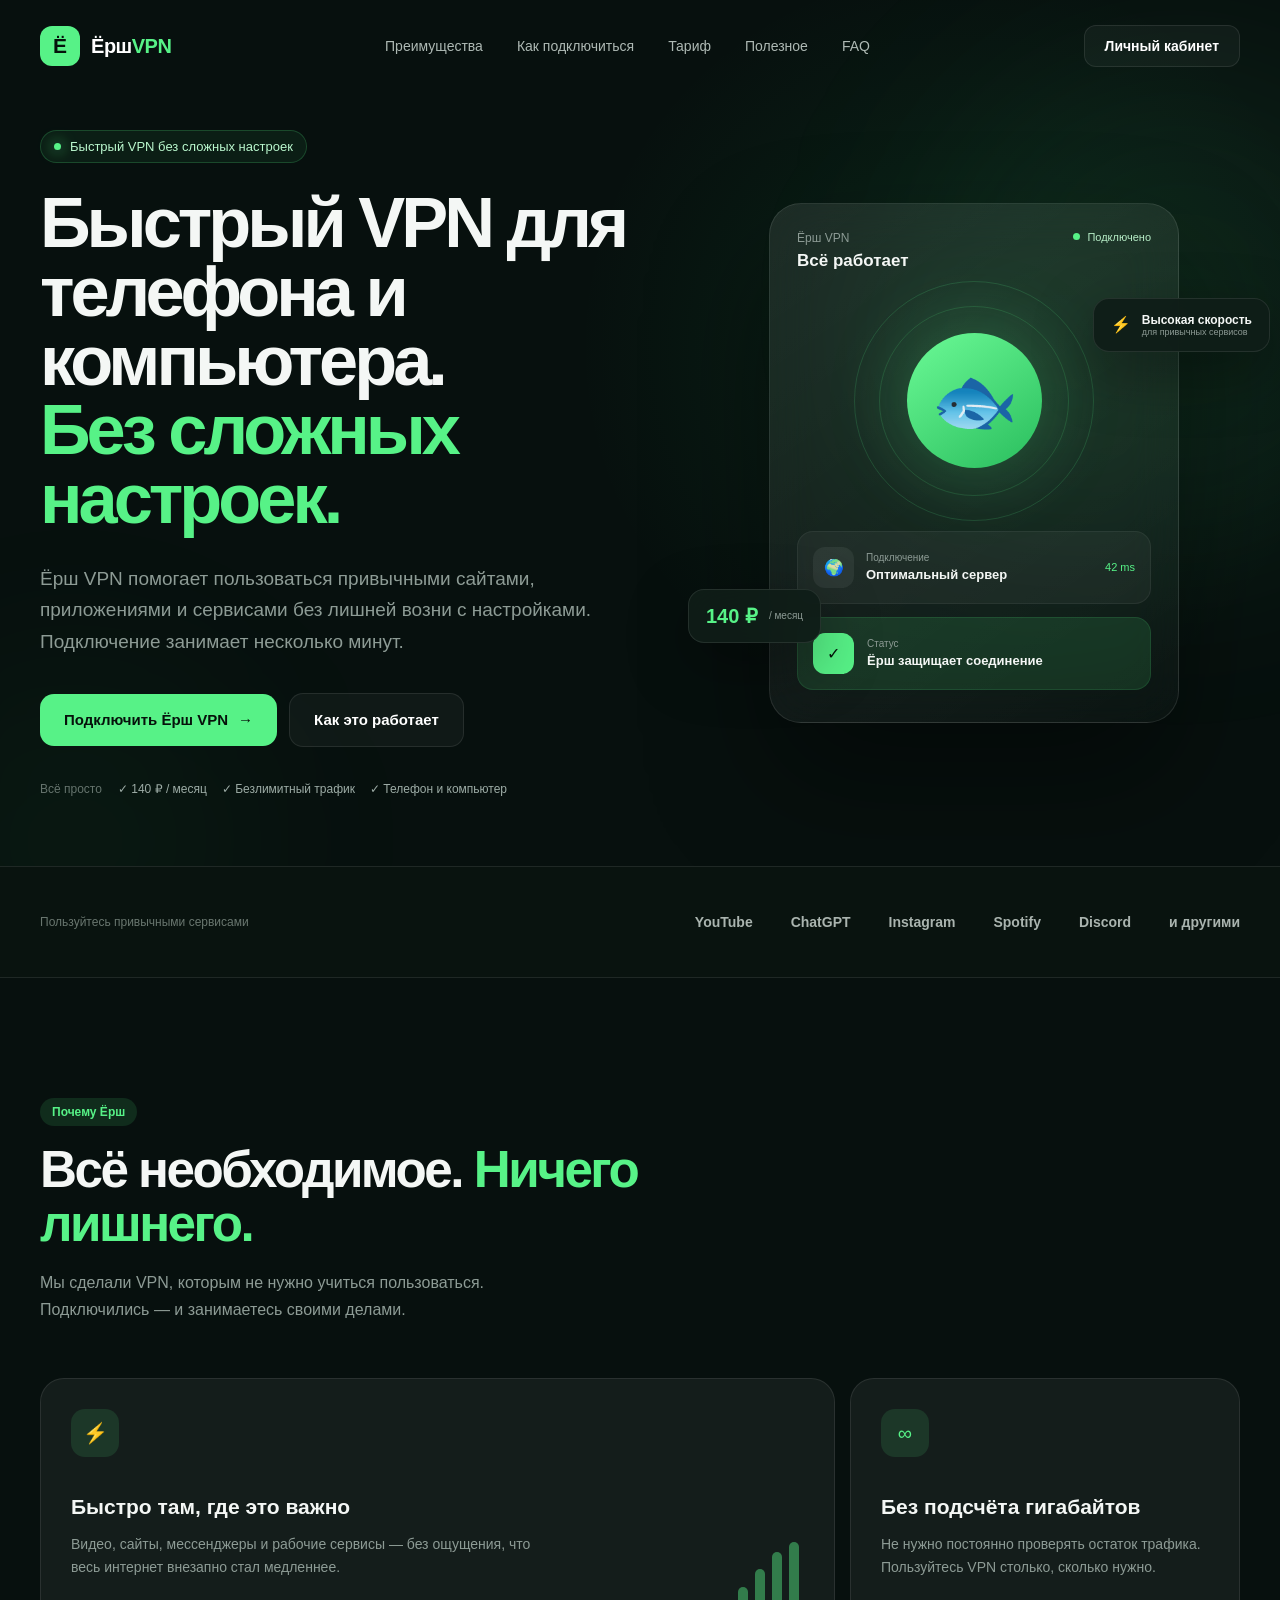
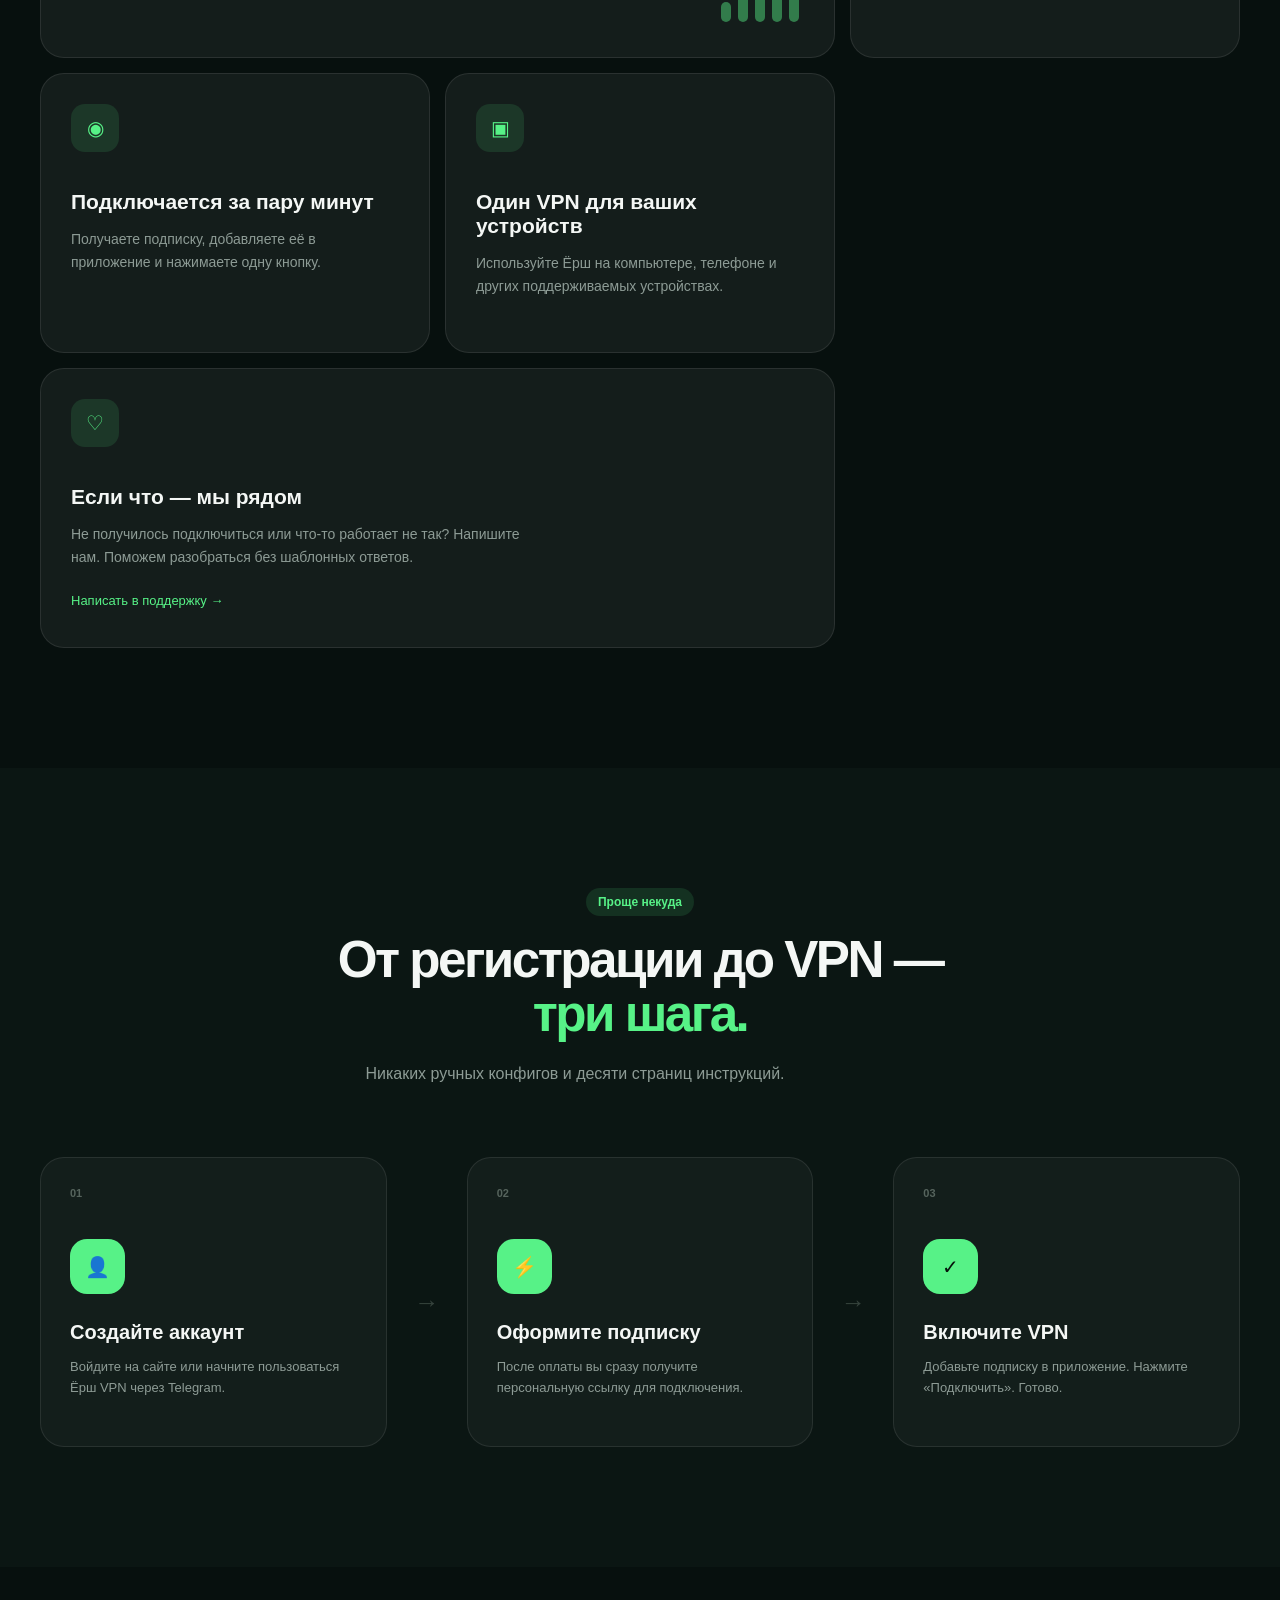
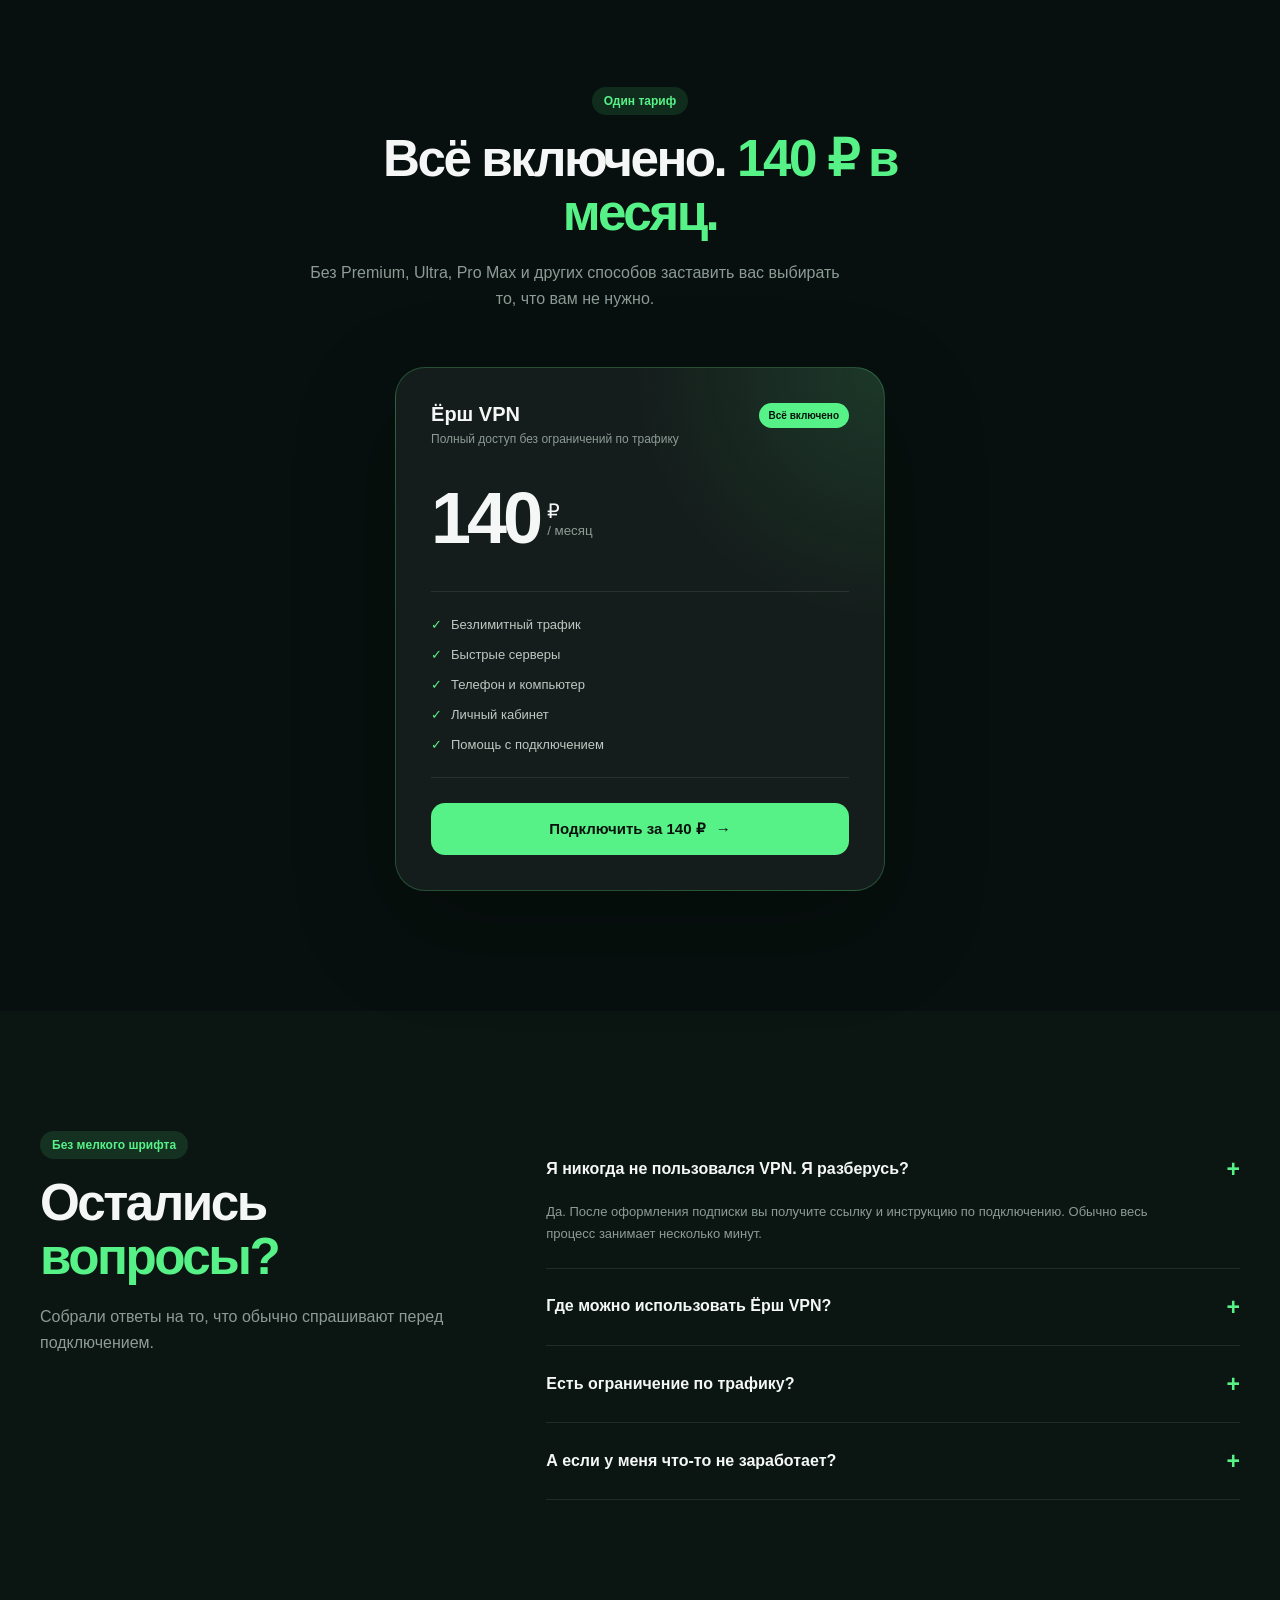
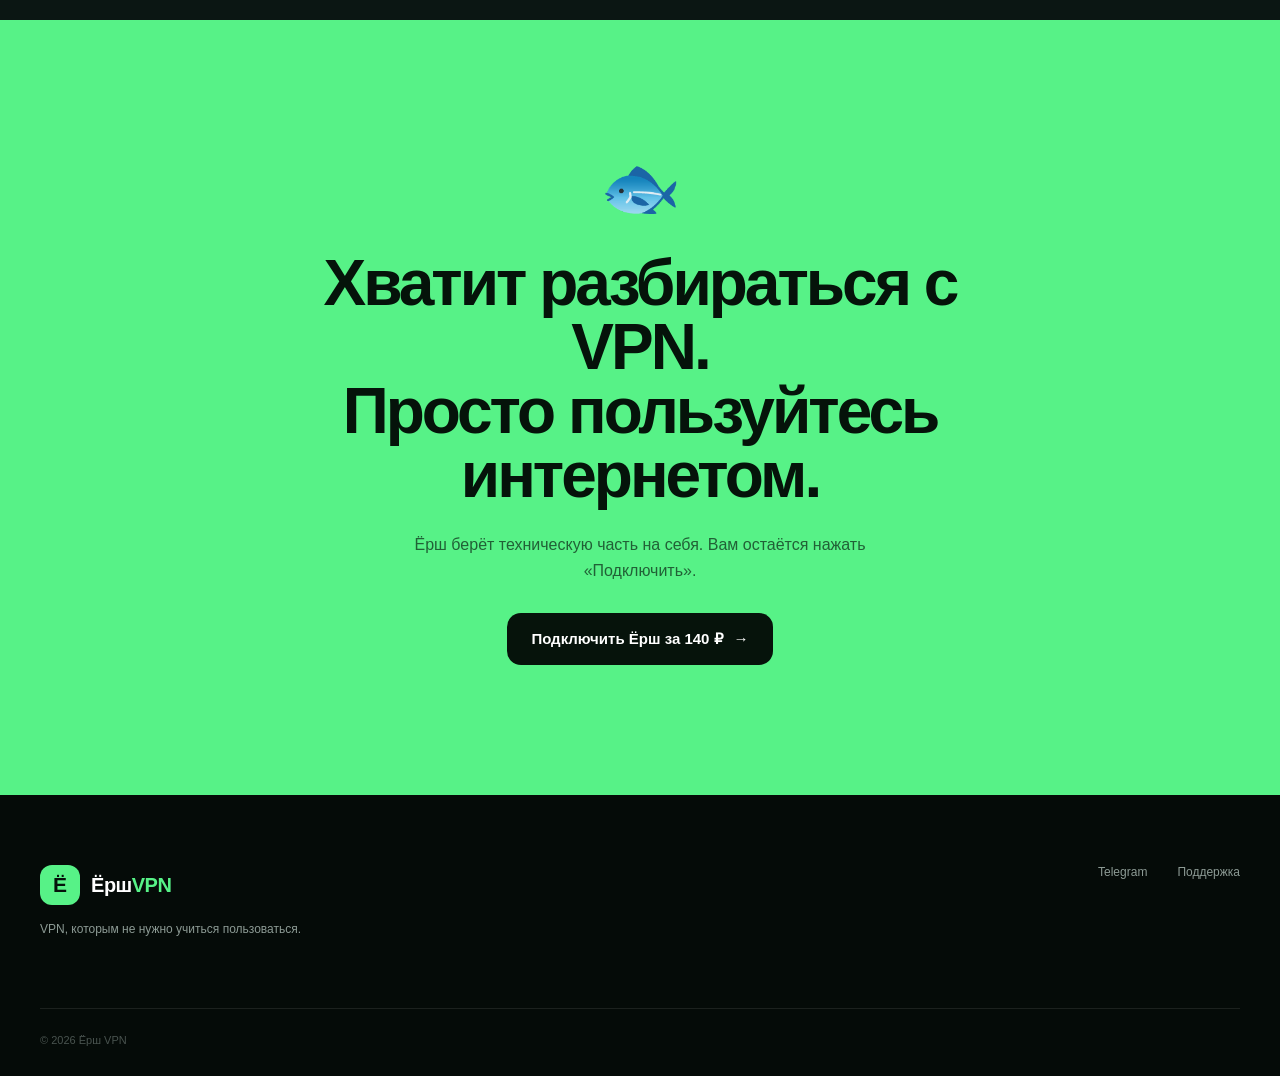
<file: index.html>
﻿<!DOCTYPE html>
<html lang="ru">
<head>
    <meta charset="UTF-8">
    <meta name="viewport" content="width=device-width, initial-scale=1.0">
    <meta name="theme-color" content="#0b1220">

    <!-- Основные SEO-метаданные -->
    <title>Ёрш VPN — быстрый VPN для телефона и компьютера</title>
    <meta name="description" content="Ёрш VPN — VPN для телефона и компьютера. Простое подключение, безлимитный трафик и подписка за 140 ₽ в месяц.">
    <link rel="canonical" href="https://yorshvpn.ru/">

    <!-- Open Graph: отображение ссылки при публикации в мессенджерах и соцсетях -->
    <meta property="og:type" content="website">
    <meta property="og:locale" content="ru_RU">
    <meta property="og:site_name" content="Ёрш VPN">
    <meta property="og:title" content="Ёрш VPN — быстрый VPN для телефона и компьютера">
    <meta property="og:description" content="Простое подключение, безлимитный трафик и подписка за 140 ₽ в месяц.">
    <meta property="og:url" content="https://yorshvpn.ru/">
    <!-- Добавь изображение 1200×630 по адресу /images/og-cover.jpg и раскомментируй строку ниже. -->
    <!-- <meta property="og:image" content="https://yorshvpn.ru/images/og-cover.jpg"> -->

    <!-- Структурированные данные: сайт и организация -->
    <script type="application/ld+json">
    {
      "@context": "https://schema.org",
      "@graph": [
        {
          "@type": "Organization",
          "@id": "https://yorshvpn.ru/#organization",
          "name": "Ёрш VPN",
          "url": "https://yorshvpn.ru/",
          "description": "VPN-сервис с простым подключением, безлимитным трафиком и подпиской за 140 ₽ в месяц.",
          "sameAs": [
            "https://t.me/yorshvpn_bot",
            "https://t.me/yorshvpnSupport"
          ]
        },
        {
          "@type": "WebSite",
          "@id": "https://yorshvpn.ru/#website",
          "url": "https://yorshvpn.ru/",
          "name": "Ёрш VPN",
          "inLanguage": "ru-RU",
          "publisher": {
            "@id": "https://yorshvpn.ru/#organization"
          }
        }
      ]
    }
    </script>

    <link rel="stylesheet" href="/css/landing.css">
</head>
<body>
<div class="yorsh-page">

    <!-- =========================================================
         HEADER
         ========================================================= -->

    <header class="landing-header">
        <div class="landing-container header-inner">
            <a href="/" class="brand" aria-label="Ёрш VPN — главная">
                <div class="brand-logo">Ё</div>
                <div class="brand-name">Ёрш<span>VPN</span></div>
            </a>

            <nav class="landing-nav" aria-label="Основная навигация">
                <a href="/#advantages">Преимущества</a>
                <a href="/#how">Как подключиться</a>
                <a href="/#pricing">Тариф</a>
                <a href="/guides">Полезное</a>
                <a href="/#faq">FAQ</a>
            </nav>

            <div class="header-actions">
                <a href="https://cabinet.yorshvpn.ru/" class="button button-ghost">
                    Личный кабинет
                </a>
            </div>

            <button type="button"
                    class="landing-mobile-menu-button"
                    id="landingMobileMenuButton"
                    aria-label="Открыть меню"
                    aria-controls="landingMobileMenu"
                    aria-expanded="false"
                    onclick="toggleLandingMenu()">
                <span></span>
                <span></span>
                <span></span>
            </button>
        </div>

        <!-- MOBILE MENU -->
        <div class="landing-mobile-menu" id="landingMobileMenu">
            <div class="landing-container landing-mobile-menu-inner">
                <nav class="landing-mobile-nav" aria-label="Мобильная навигация">
                    <a href="/#advantages" onclick="closeLandingMenu()">
                        <span>Преимущества</span><span aria-hidden="true">→</span>
                    </a>
                    <a href="/#how" onclick="closeLandingMenu()">
                        <span>Как подключиться</span><span aria-hidden="true">→</span>
                    </a>
                    <a href="/#pricing" onclick="closeLandingMenu()">
                        <span>Тариф</span><span aria-hidden="true">→</span>
                    </a>
                    <a href="/guides" onclick="closeLandingMenu()">
                        <span>Полезное</span><span aria-hidden="true">→</span>
                    </a>
                    <a href="/#faq" onclick="closeLandingMenu()">
                        <span>FAQ</span><span aria-hidden="true">→</span>
                    </a>
                </nav>

                <div class="landing-mobile-account">
                    <a href="https://cabinet.yorshvpn.ru/" class="landing-mobile-account-button">
                        <span>Личный кабинет</span><span aria-hidden="true">→</span>
                    </a>
                </div>
            </div>
        </div>
    </header>

    <main>
        <!-- HERO -->
        <section class="hero" aria-labelledby="hero-title">
            <div class="hero-glow hero-glow-one"></div>
            <div class="hero-glow hero-glow-two"></div>

            <div class="landing-container hero-grid">
                <div class="hero-content">
                    <div class="hero-label">
                        <span class="hero-label-dot"></span>
                        Быстрый VPN без сложных настроек
                    </div>

                    <h1 id="hero-title">
                        Быстрый VPN для телефона и компьютера.
                        <span>Без сложных настроек.</span>
                    </h1>

                    <p class="hero-subtitle">
                        Ёрш VPN помогает пользоваться привычными
                        сайтами, приложениями и сервисами без лишней
                        возни с настройками.
                        Подключение занимает несколько минут.
                    </p>

                    <div class="hero-buttons">
                        <a href="https://cabinet.yorshvpn.ru/" class="button button-primary button-large">
                            Подключить Ёрш VPN <span aria-hidden="true">→</span>
                        </a>
                        <a href="#how" class="button button-ghost button-large">
                            Как это работает
                        </a>
                    </div>

                    <div class="hero-platforms">
                        <span>Всё просто</span>
                        <div class="platform-list">
                            <span>✓ 140 ₽ / месяц</span>
                            <span>✓ Безлимитный трафик</span>
                            <span>✓ Телефон и компьютер</span>
                        </div>
                    </div>
                </div>

                <div class="hero-visual">
                    <div class="hero-card">
                        <div class="hero-card-top">
                            <div>
                                <span class="card-label">Ёрш VPN</span>
                                <h3>Всё работает</h3>
                            </div>
                            <div class="connection-status">
                                <span></span>
                                Подключено
                            </div>
                        </div>

                        <div class="fish-wrapper">
                            <div class="fish-circle" aria-hidden="true">🐟</div>
                            <div class="fish-wave wave-one"></div>
                            <div class="fish-wave wave-two"></div>
                        </div>

                        <div class="server-card">
                            <div class="server-left">
                                <div class="flag" aria-hidden="true">🌍</div>
                                <div>
                                    <small>Подключение</small>
                                    <strong>Оптимальный сервер</strong>
                                </div>
                            </div>
                            <div class="server-ping">42 ms</div>
                        </div>

                        <div class="connect-control">
                            <div class="connect-icon" aria-hidden="true">✓</div>
                            <div>
                                <small>Статус</small>
                                <strong>Ёрш защищает соединение</strong>
                            </div>
                        </div>
                    </div>

                    <div class="floating-card floating-speed">
                        <span aria-hidden="true">⚡</span>
                        <div>
                            <strong>Высокая скорость</strong>
                            <small>для привычных сервисов</small>
                        </div>
                    </div>

                    <div class="floating-card floating-price">
                        <strong>140 ₽</strong>
                        <span>/ месяц</span>
                    </div>
                </div>
            </div>
        </section>

        <!-- SERVICES -->
        <section class="trust-strip" aria-label="Популярные сервисы">
            <div class="landing-container trust-content">
                <span>Пользуйтесь привычными сервисами</span>
                <div class="services">
                    <span>YouTube</span>
                    <span>ChatGPT</span>
                    <span>Instagram</span>
                    <span>Spotify</span>
                    <span>Discord</span>
                    <span>и другими</span>
                </div>
            </div>
        </section>

        <!-- ADVANTAGES -->
        <section id="advantages" class="section" aria-labelledby="advantages-title">
            <div class="landing-container">
                <div class="section-head">
                    <div class="section-badge">Почему Ёрш</div>
                    <h2 id="advantages-title">
                        Всё необходимое.
                        <span>Ничего лишнего.</span>
                    </h2>
                    <p>
                        Мы сделали VPN, которым не нужно учиться
                        пользоваться.
                        Подключились — и занимаетесь своими делами.
                    </p>
                </div>

                <div class="advantages-grid">
                    <article class="advantage-card advantage-large">
                        <div class="advantage-icon" aria-hidden="true">⚡</div>
                        <div>
                            <h3>Быстро там, где это важно</h3>
                            <p>
                                Видео, сайты, мессенджеры и рабочие
                                сервисы — без ощущения, что весь интернет
                                внезапно стал медленнее.
                            </p>
                        </div>
                        <div class="speed-decoration" aria-hidden="true">
                            <span></span><span></span><span></span><span></span><span></span>
                        </div>
                    </article>

                    <article class="advantage-card">
                        <div class="advantage-icon" aria-hidden="true">∞</div>
                        <h3>Без подсчёта гигабайтов</h3>
                        <p>
                            Не нужно постоянно проверять остаток
                            трафика.
                            Пользуйтесь VPN столько, сколько нужно.
                        </p>
                    </article>

                    <article class="advantage-card">
                        <div class="advantage-icon" aria-hidden="true">◉</div>
                        <h3>Подключается за пару минут</h3>
                        <p>
                            Получаете подписку, добавляете её
                            в приложение и нажимаете одну кнопку.
                        </p>
                    </article>

                    <article class="advantage-card">
                        <div class="advantage-icon" aria-hidden="true">▣</div>
                        <h3>Один VPN для ваших устройств</h3>
                        <p>
                            Используйте Ёрш на компьютере,
                            телефоне и других поддерживаемых
                            устройствах.
                        </p>
                    </article>

                    <article class="advantage-card advantage-large">
                        <div class="advantage-icon" aria-hidden="true">♡</div>
                        <h3>Если что — мы рядом</h3>
                        <p>
                            Не получилось подключиться или что-то
                            работает не так?
                            Напишите нам. Поможем разобраться без
                            шаблонных ответов.
                        </p>
                        <a href="https://t.me/yorshvpnSupport"
                           target="_blank"
                           rel="noopener noreferrer"
                           class="text-link">
                            Написать в поддержку →
                        </a>
                    </article>
                </div>
            </div>
        </section>

        <!-- HOW IT WORKS -->
        <section id="how" class="section section-dark" aria-labelledby="how-title">
            <div class="landing-container">
                <div class="section-head section-head-center">
                    <div class="section-badge">Проще некуда</div>
                    <h2 id="how-title">
                        От регистрации до VPN —
                        <span>три шага.</span>
                    </h2>
                    <p>Никаких ручных конфигов и десяти страниц инструкций.</p>
                </div>

                <div class="steps">
                    <article class="step">
                        <div class="step-number">01</div>
                        <div class="step-icon" aria-hidden="true">👤</div>
                        <h3>Создайте аккаунт</h3>
                        <p>
                            Войдите на сайте или начните пользоваться
                            Ёрш VPN через Telegram.
                        </p>
                    </article>

                    <div class="step-arrow" aria-hidden="true">→</div>

                    <article class="step">
                        <div class="step-number">02</div>
                        <div class="step-icon" aria-hidden="true">⚡</div>
                        <h3>Оформите подписку</h3>
                        <p>
                            После оплаты вы сразу получите
                            персональную ссылку для подключения.
                        </p>
                    </article>

                    <div class="step-arrow" aria-hidden="true">→</div>

                    <article class="step">
                        <div class="step-number">03</div>
                        <div class="step-icon" aria-hidden="true">✓</div>
                        <h3>Включите VPN</h3>
                        <p>
                            Добавьте подписку в приложение.
                            Нажмите «Подключить».
                            Готово.
                        </p>
                    </article>
                </div>
            </div>
        </section>

        <!-- PRICING -->
        <section id="pricing" class="section" aria-labelledby="pricing-title">
            <div class="landing-container">
                <div class="section-head section-head-center">
                    <div class="section-badge">Один тариф</div>
                    <h2 id="pricing-title">
                        Всё включено.
                        <span>140 ₽ в месяц.</span>
                    </h2>
                    <p>
                        Без Premium, Ultra, Pro Max и других способов
                        заставить вас выбирать то, что вам не нужно.
                    </p>
                </div>

                <div class="pricing-wrapper">
                    <div class="pricing-card">
                        <div class="pricing-top">
                            <div>
                                <span class="pricing-name">Ёрш VPN</span>
                                <p>Полный доступ без ограничений по трафику</p>
                            </div>
                            <div class="popular-label">Всё включено</div>
                        </div>

                        <div class="price">
                            <strong>140</strong>
                            <div>
                                <span>₽</span>
                                <small>/ месяц</small>
                            </div>
                        </div>

                        <div class="pricing-features">
                            <div><span>✓</span>Безлимитный трафик</div>
                            <div><span>✓</span>Быстрые серверы</div>
                            <div><span>✓</span>Телефон и компьютер</div>
                            <div><span>✓</span>Личный кабинет</div>
                            <div><span>✓</span>Помощь с подключением</div>
                        </div>

                        <a href="https://cabinet.yorshvpn.ru/" class="button button-primary button-large pricing-button">
                            Подключить за 140 ₽ <span aria-hidden="true">→</span>
                        </a>
                    </div>
                </div>
            </div>
        </section>

        <!-- FAQ -->
        <section id="faq" class="section section-dark" aria-labelledby="faq-title">
            <div class="landing-container faq-layout">
                <div class="section-head faq-title">
                    <div class="section-badge">Без мелкого шрифта</div>
                    <h2 id="faq-title">Остались <span>вопросы?</span></h2>
                    <p>
                        Собрали ответы на то, что обычно спрашивают
                        перед подключением.
                    </p>
                </div>

                <div class="faq-list">
                    <details open>
                        <summary>
                            Я никогда не пользовался VPN. Я разберусь?
                            <span aria-hidden="true">+</span>
                        </summary>
                        <p>
                            Да. После оформления подписки вы получите
                            ссылку и инструкцию по подключению.
                            Обычно весь процесс занимает несколько минут.
                        </p>
                    </details>

                    <details>
                        <summary>
                            Где можно использовать Ёрш VPN?
                            <span aria-hidden="true">+</span>
                        </summary>
                        <p>
                            На популярных мобильных и настольных
                            операционных системах.
                            Инструкции доступны после подключения.
                        </p>
                    </details>

                    <details>
                        <summary>
                            Есть ограничение по трафику?
                            <span aria-hidden="true">+</span>
                        </summary>
                        <p>
                            Нет фиксированного пакета гигабайтов.
                            Пользуйтесь интернетом в обычном режиме.
                        </p>
                    </details>

                    <details>
                        <summary>
                            А если у меня что-то не заработает?
                            <span aria-hidden="true">+</span>
                        </summary>
                        <p>
                            Напишите в поддержку.
                            Поможем проверить приложение,
                            подписку и настройки подключения.
                        </p>
                    </details>
                </div>
            </div>
        </section>

        <!-- FINAL CTA -->
        <section class="final-cta" aria-labelledby="final-cta-title">
            <div class="cta-glow"></div>
            <div class="landing-container final-cta-content">
                <div class="final-fish" aria-hidden="true">🐟</div>
                <h2 id="final-cta-title">
                    Хватит разбираться с VPN.
                    <span>Просто пользуйтесь интернетом.</span>
                </h2>
                <p>
                    Ёрш берёт техническую часть на себя.
                    Вам остаётся нажать «Подключить».
                </p>
                <a href="https://cabinet.yorshvpn.ru/" class="button button-light button-large">
                    Подключить Ёрш за 140 ₽ <span aria-hidden="true">→</span>
                </a>
            </div>
        </section>
    </main>

    <!-- FOOTER -->
    <footer class="landing-footer">
        <div class="landing-container footer-content">
            <div>
                <a href="/" class="brand" aria-label="Ёрш VPN — главная">
                    <div class="brand-logo">Ё</div>
                    <div class="brand-name">Ёрш<span>VPN</span></div>
                </a>
                <p>VPN, которым не нужно учиться пользоваться.</p>
            </div>

            <div class="footer-links">
                <a href="https://t.me/yorshvpn_bot" target="_blank" rel="noopener noreferrer">Telegram</a>
                <a href="https://t.me/yorshvpnSupport" target="_blank" rel="noopener noreferrer">Поддержка</a>
            </div>
        </div>

        <div class="landing-container copyright">
            © <span id="currentYear"></span> Ёрш VPN
        </div>
    </footer>
</div>

<script>
    const currentYearElement = document.getElementById("currentYear");

    if (currentYearElement) {
        currentYearElement.textContent = new Date().getFullYear();
    }
</script>
</body>
</html>
</file>
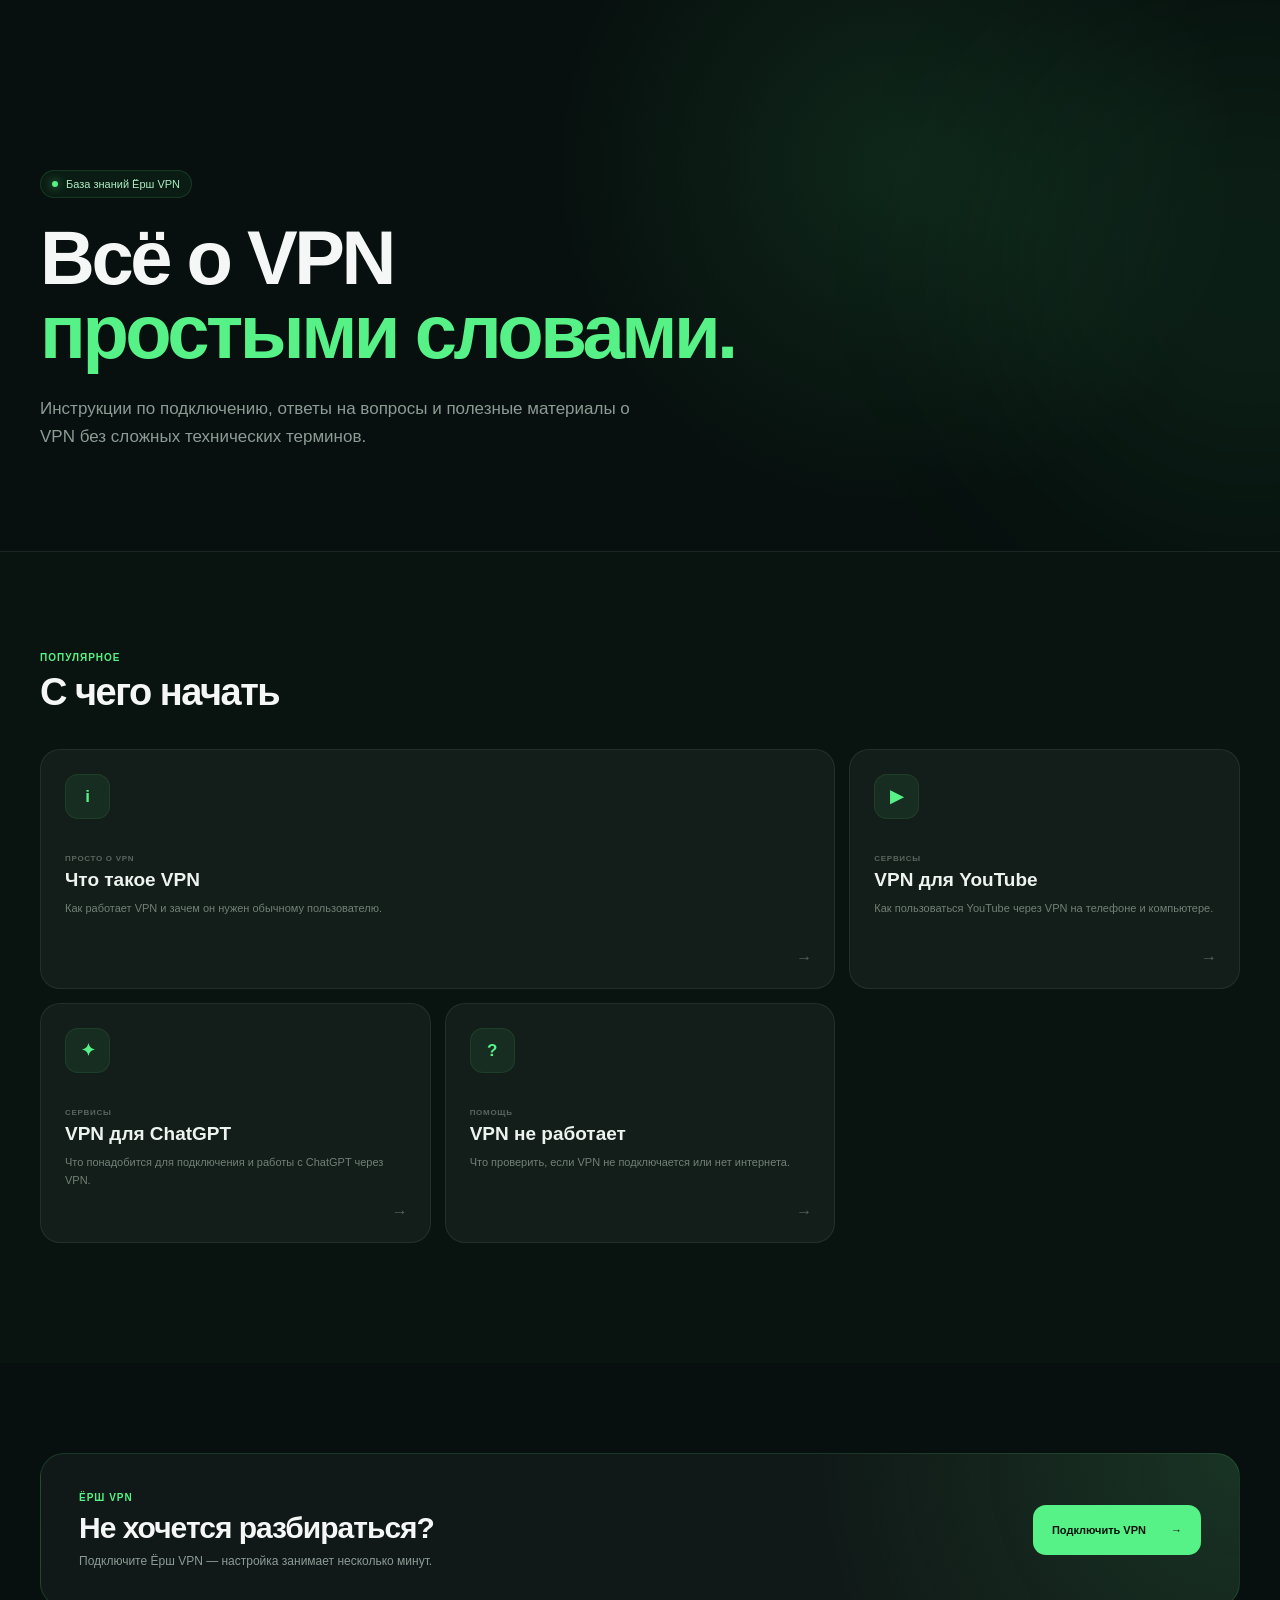
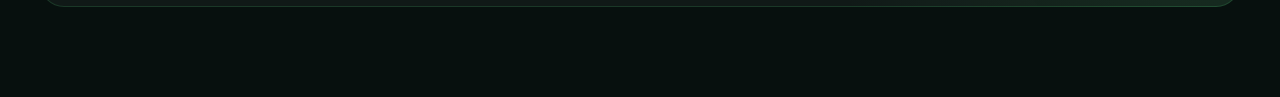
<file: Guides/Index.html>
<!DOCTYPE html>
<html lang="ru">
<head>
    <meta charset="UTF-8">
    <meta name="viewport" content="width=device-width, initial-scale=1.0">
    <meta name="theme-color" content="#0b1220">

    <title>Полезное о VPN — инструкции и ответы | Ёрш VPN</title>
    <meta name="description"
          content="Простые инструкции по VPN для Android, iPhone и компьютера: установка, подключение и решение частых проблем. Ответы на вопросы от Ёрш VPN.">
    <link rel="canonical" href="https://yorshvpn.ru/guides/">
    <!-- Open Graph -->
    <meta property="og:type" content="website">
    <meta property="og:locale" content="ru_RU">
    <meta property="og:site_name" content="Ёрш VPN">
    <meta property="og:title" content="Полезное о VPN — инструкции и ответы | Ёрш VPN">
    <meta property="og:description"
          content="Простые инструкции по VPN для Android, iPhone и компьютера: установка, подключение и решение частых проблем.">
    <meta property="og:url" content="https://yorshvpn.ru/guides/">
    <!-- Добавь OG-изображение после подготовки файла 1200×630:
    <meta property="og:image" content="https://yorshvpn.ru/images/guides-og.jpg">
    <meta property="og:image:width" content="1200">
    <meta property="og:image:height" content="630">
    -->

    <meta name="twitter:card" content="summary">
    <meta name="twitter:title" content="Полезное о VPN — инструкции и ответы | Ёрш VPN">
    <meta name="twitter:description"
          content="Простые инструкции по VPN для Android, iPhone и компьютера.">

    <link rel="stylesheet" href="/css/landing.css">
    <link rel="stylesheet" href="/css/guides.css">

    <!-- Структурированные данные каталога статей -->
    <script type="application/ld+json">
    {
      "@context": "https://schema.org",
      "@type": "CollectionPage",
      "@id": "https://yorshvpn.ru/guides/#collection",
      "url": "https://yorshvpn.ru/guides/",
      "name": "Полезное о VPN — инструкции и ответы | Ёрш VPN",
      "description": "Простые инструкции по VPN для Android, iPhone и компьютера: установка, подключение и решение частых проблем.",
      "inLanguage": "ru-RU",
      "mainEntity": {
        "@type": "ItemList",
        "itemListOrder": "https://schema.org/ItemListOrderAscending",
        "numberOfItems": 8,
        "itemListElement": [
          {
            "@type": "ListItem",
            "position": 1,
            "name": "Что такое VPN",
            "url": "https://yorshvpn.ru/guides/chto-takoe-vpn/"
          },
          
          {
            "@type": "ListItem",
            "position": 3,
            "name": "VPN для Android",
            "url": "https://yorshvpn.ru/guides/vpn-dlya-android/"
          },
          {
            "@type": "ListItem",
            "position": 4,
            "name": "VPN для iPhone",
            "url": "https://yorshvpn.ru/guides/vpn-dlya-iphone/"
          },
          {
            "@type": "ListItem",
            "position": 5,
            "name": "VPN для YouTube",
            "url": "https://yorshvpn.ru/guides/vpn-dlya-youtube/"
          },
          {
            "@type": "ListItem",
            "position": 6,
            "name": "VPN для ChatGPT",
            "url": "https://yorshvpn.ru/guides/vpn-dlya-chatgpt/"
          },
          {
            "@type": "ListItem",
            "position": 7,
            "name": "Как подключить VPN",
            "url": "https://yorshvpn.ru/guides/kak-podklyuchit-vpn/"
          },
          {
            "@type": "ListItem",
            "position": 8,
            "name": "VPN не работает",
            "url": "https://yorshvpn.ru/guides/vpn-ne-rabotaet/"
          }
        ]
      }
    }
    </script>
</head>
<body>

<main class="guides-page">

    <!-- HERO -->
    <section class="guides-hero" aria-labelledby="guides-title">
        <div class="landing-container">
            <div class="guides-hero-content">

                <span class="guides-label">
                    <span aria-hidden="true"></span>
                    База знаний Ёрш VPN
                </span>

                <h1 id="guides-title">
                    Всё о VPN
                    <span>простыми словами.</span>
                </h1>

                <p>
                    Инструкции по подключению, ответы на вопросы
                    и полезные материалы о VPN без сложных
                    технических терминов.
                </p>

            </div>
        </div>
    </section>

    <!-- ARTICLES -->
    <section class="guides-section" aria-labelledby="guides-list-title">
        <div class="landing-container">

            <div class="guides-section-header">
                <span class="guides-eyebrow">
                    Популярное
                </span>

                <h2 id="guides-list-title">
                    С чего начать
                </h2>
            </div>

            <div class="guides-grid">

                <!-- WHAT IS VPN: первая статья -->
                <a href="/guides/chto-takoe-vpn/"
                   class="guide-card guide-card-large">

                    <div class="guide-icon" aria-hidden="true">i</div>

                    <div class="guide-card-content">
                        <span class="guide-category">
                            Просто о VPN
                        </span>

                        <h3>Что такое VPN</h3>

                        <p>
                            Как работает VPN и зачем
                            он нужен обычному пользователю.
                        </p>
                    </div>

                    <span class="guide-arrow" aria-hidden="true">→</span>
                </a>

                <!-- DOWNLOAD -->

                <!-- ANDROID -->
                <!-- IPHONE -->
                
                <!-- YOUTUBE -->
                <a href="/guides/vpn-dlya-youtube/"
                   class="guide-card">

                    <div class="guide-icon" aria-hidden="true">▶</div>

                    <div class="guide-card-content">
                        <span class="guide-category">Сервисы</span>

                        <h3>VPN для YouTube</h3>

                        <p>
                            Как пользоваться YouTube
                            через VPN на телефоне и компьютере.
                        </p>
                    </div>

                    <span class="guide-arrow" aria-hidden="true">→</span>
                </a>

                <!-- CHATGPT -->
                <a href="/guides/vpn-dlya-chatgpt/"
                   class="guide-card">

                    <div class="guide-icon" aria-hidden="true">✦</div>

                    <div class="guide-card-content">
                        <span class="guide-category">Сервисы</span>

                        <h3>VPN для ChatGPT</h3>

                        <p>
                            Что понадобится для подключения
                            и работы с ChatGPT через VPN.
                        </p>
                    </div>

                    <span class="guide-arrow" aria-hidden="true">→</span>
                </a>

                <!-- CONNECT -->
               
                <!-- PROBLEMS -->
                <a href="/guides/vpn-ne-rabotaet/"
                   class="guide-card">

                    <div class="guide-icon" aria-hidden="true">?</div>

                    <div class="guide-card-content">
                        <span class="guide-category">Помощь</span>

                        <h3>VPN не работает</h3>

                        <p>
                            Что проверить, если VPN
                            не подключается или нет интернета.
                        </p>
                    </div>

                    <span class="guide-arrow" aria-hidden="true">→</span>
                </a>

            </div>
        </div>
    </section>

    <!-- CTA -->
    <section class="guides-cta" aria-labelledby="guides-cta-title">
        <div class="landing-container">

            <div class="guides-cta-card">

                <div>
                    <span class="guides-eyebrow">
                        Ёрш VPN
                    </span>

                    <h2 id="guides-cta-title">Не хочется разбираться?</h2>

                    <p>
                        Подключите Ёрш VPN —
                        настройка занимает несколько минут.
                    </p>
                </div>

                <a href="https://cabinet.yorshvpn.ru/"
                   class="guides-cta-button">

                    Подключить VPN

                    <span aria-hidden="true">→</span>
                </a>

            </div>
        </div>
    </section>

</main>

</body>
</html>
</file>
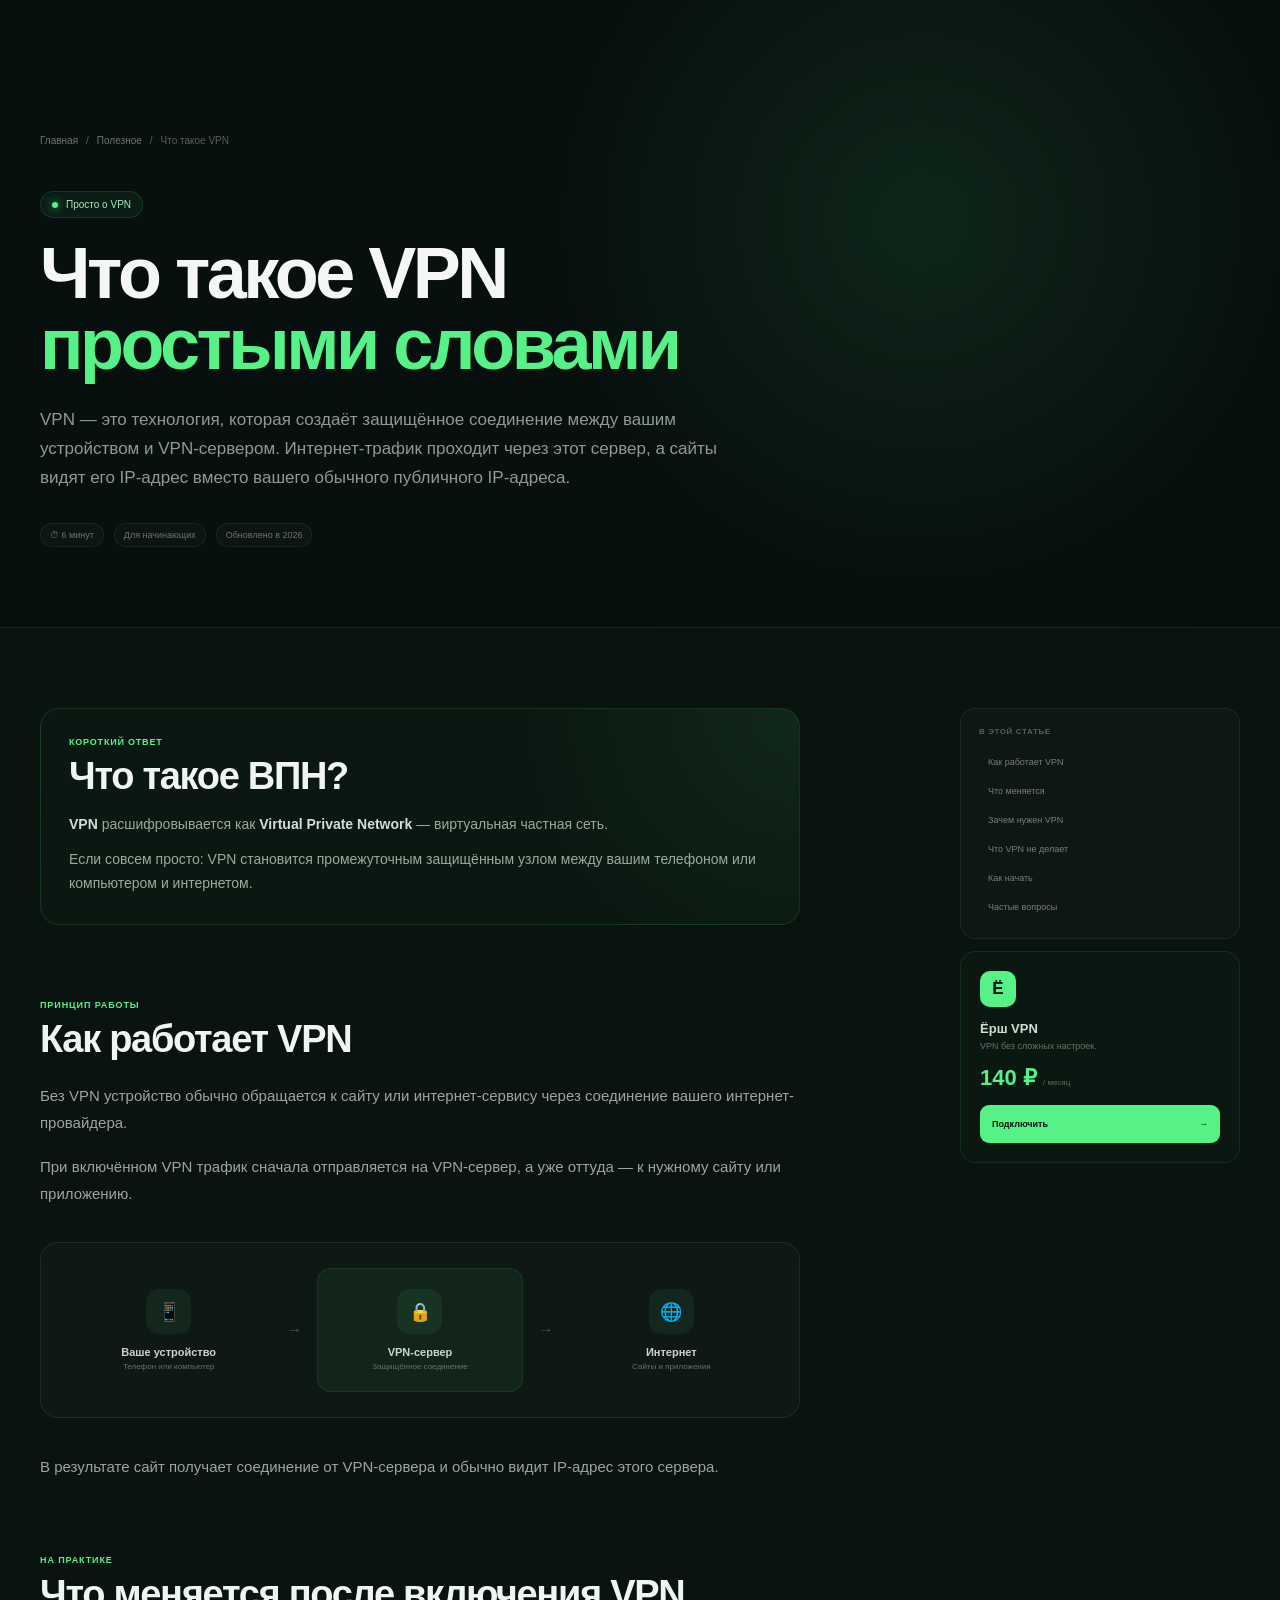
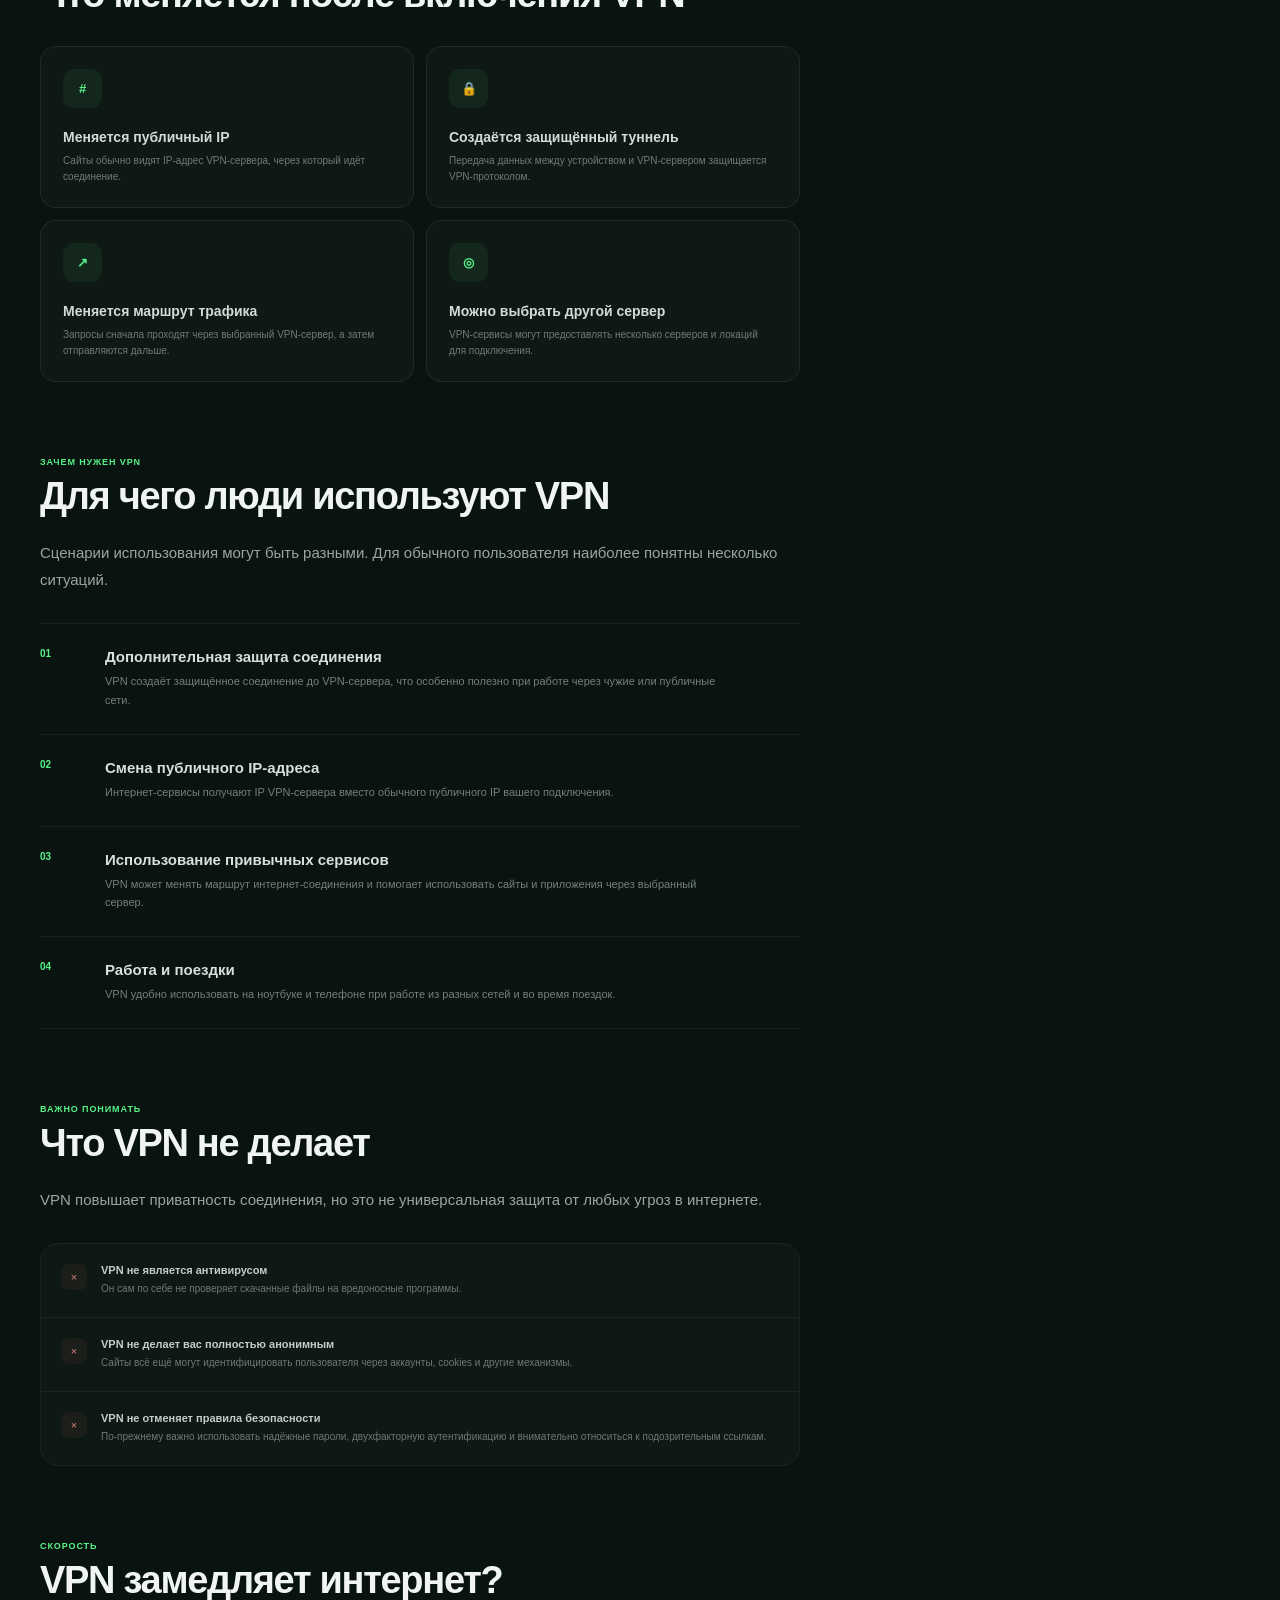
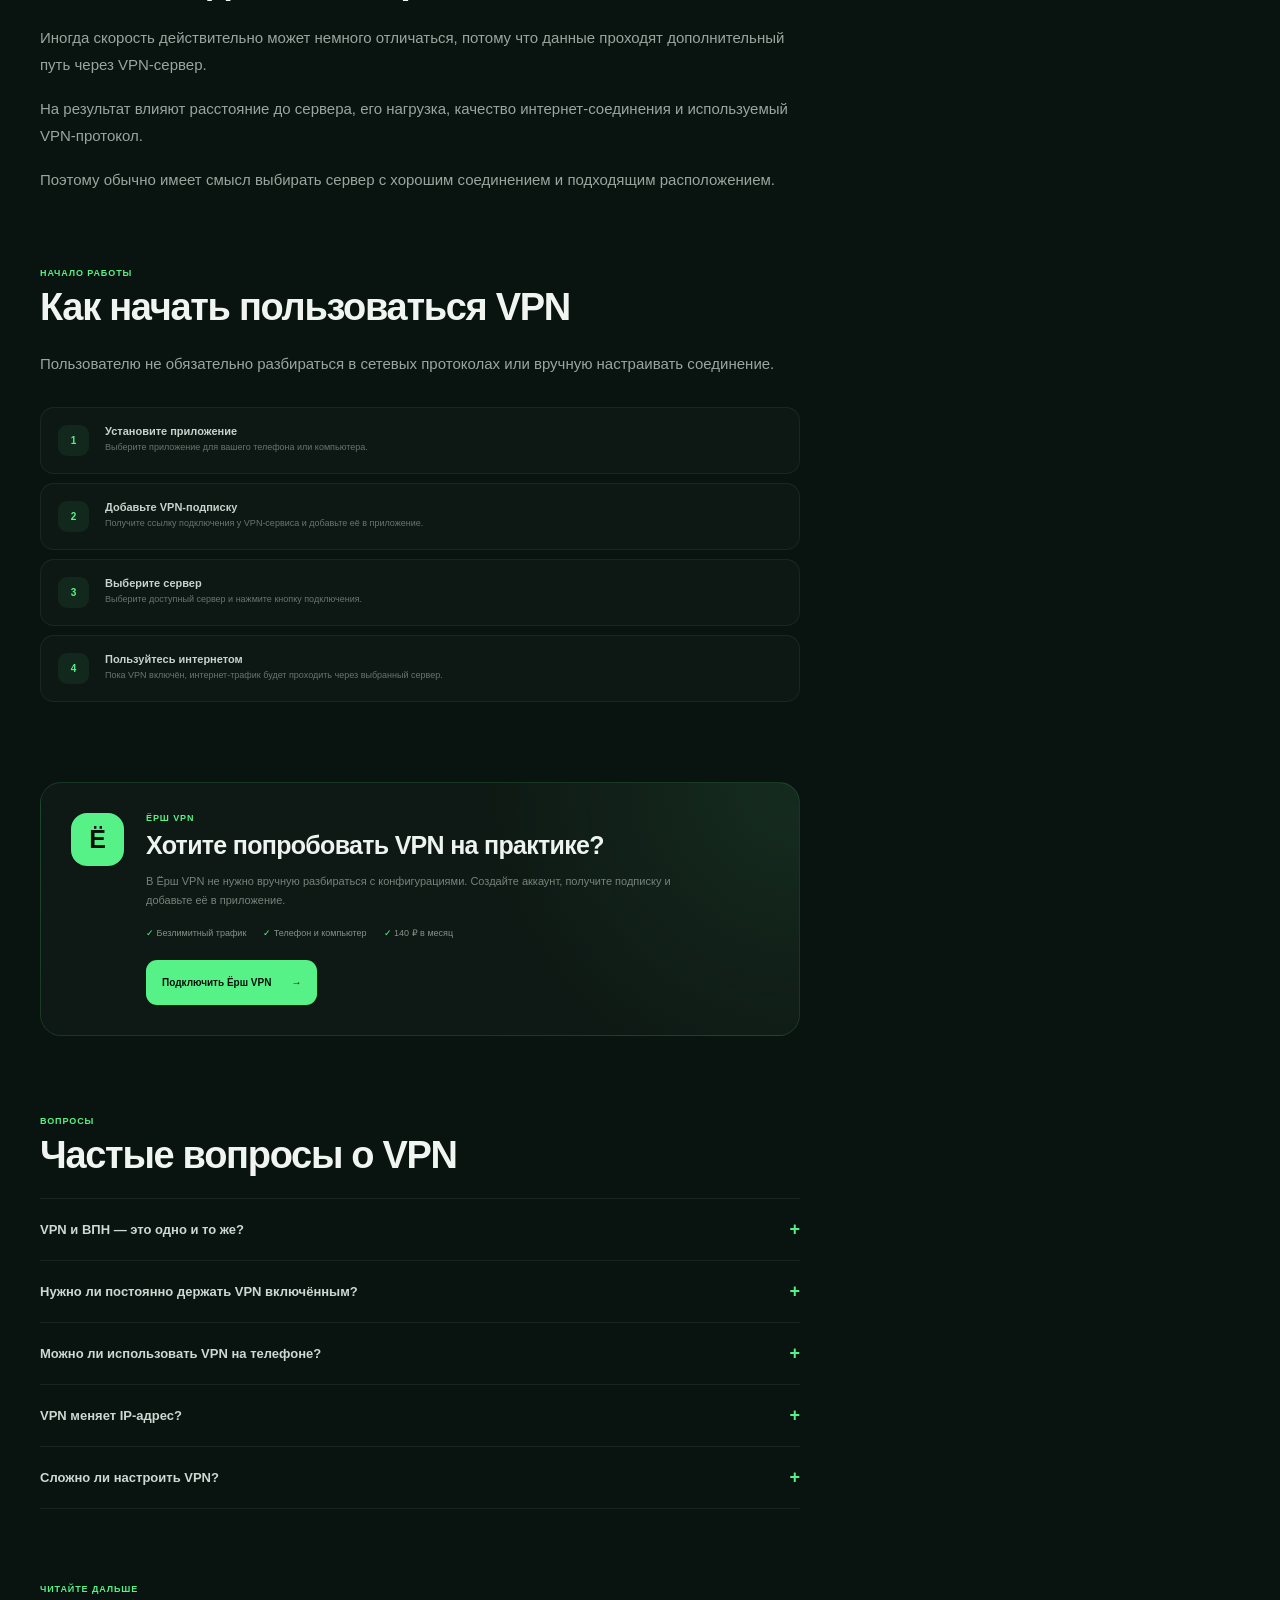
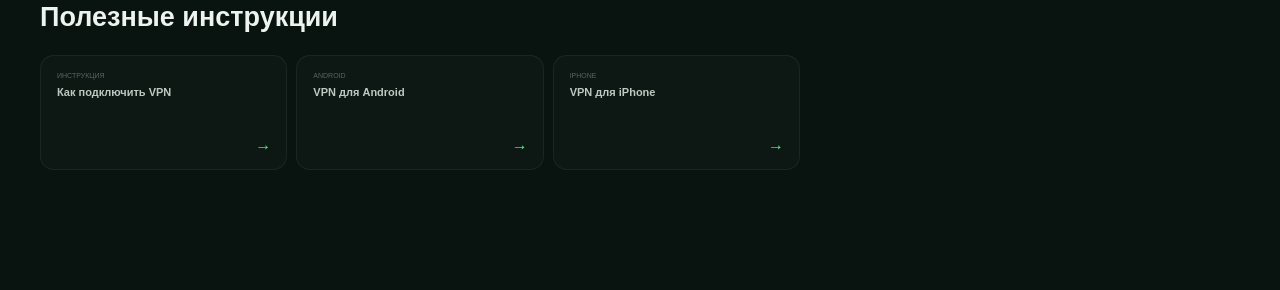
<file: Guides/chto-takoe-vpn/index.html>
<!DOCTYPE html>
<html lang="ru">
<head>
    <meta charset="UTF-8">
    <meta name="viewport" content="width=device-width, initial-scale=1.0">

    <title>Что такое VPN (ВПН) простыми словами и как он работает | Ёрш VPN</title>

    <meta name="description"
          content="Что такое VPN простыми словами, зачем он нужен и как работает. Объясняем, что делает ВПН, как меняет IP-адрес, защищает соединение и как начать им пользоваться.">

    <link rel="canonical" href="https://yorshvpn.ru/guides/chto-takoe-vpn">

    <link rel="stylesheet" href="/css/landing.css">
    <link rel="stylesheet" href="/css/guides.css">
</head>
<body>

<main class="guide-article-page">

    <!-- HERO -->
    <section class="guide-article-hero">
        <div class="landing-container">

            <nav class="guide-breadcrumbs" aria-label="Хлебные крошки">
                <a href="/">Главная</a>
                <span>/</span>
                <a href="/guides">Полезное</a>
                <span>/</span>
                <span>Что такое VPN</span>
            </nav>

            <div class="guide-article-hero-content">

                <div class="guide-article-label">
                    <span></span>
                    Просто о VPN
                </div>

                <h1>
                    Что такое VPN
                    <span>простыми словами</span>
                </h1>

                <p class="guide-article-lead">
                    VPN — это технология, которая создаёт защищённое
                    соединение между вашим устройством и VPN-сервером.

                    Интернет-трафик проходит через этот сервер,
                    а сайты видят его IP-адрес вместо вашего обычного
                    публичного IP-адреса.
                </p>

                <div class="guide-article-meta">
                    <span>⏱ 6 минут</span>
                    <span>Для начинающих</span>
                    <span>Обновлено в 2026</span>
                </div>

            </div>
        </div>
    </section>


    <!-- ARTICLE -->
    <section class="guide-article-section">
        <div class="landing-container">

            <div class="guide-article-layout">

                <!-- CONTENT -->
                <article class="guide-article-content">

                    <!-- QUICK ANSWER -->
                    <section class="guide-content-section">
                        <div class="guide-answer-card">

                            <span class="guide-answer-label">
                                Короткий ответ
                            </span>

                            <h2>Что такое ВПН?</h2>

                            <p>
                                <strong>VPN</strong>
                                расшифровывается как
                                <strong>Virtual Private Network</strong> —
                                виртуальная частная сеть.
                            </p>

                            <p>
                                Если совсем просто: VPN становится
                                промежуточным защищённым узлом между
                                вашим телефоном или компьютером
                                и интернетом.
                            </p>

                        </div>
                    </section>


                    <!-- HOW IT WORKS -->
                    <section class="guide-content-section" id="how-it-works">

                        <span class="guide-section-eyebrow">
                            Принцип работы
                        </span>

                        <h2>Как работает VPN</h2>

                        <p>
                            Без VPN устройство обычно обращается
                            к сайту или интернет-сервису через
                            соединение вашего интернет-провайдера.
                        </p>

                        <p>
                            При включённом VPN трафик сначала
                            отправляется на VPN-сервер,
                            а уже оттуда — к нужному сайту
                            или приложению.
                        </p>

                        <!-- FLOW -->
                        <div class="vpn-flow">

                            <div class="vpn-flow-item">
                                <div class="vpn-flow-icon">📱</div>
                                <strong>Ваше устройство</strong>
                                <span>Телефон или компьютер</span>
                            </div>

                            <div class="vpn-flow-arrow">→</div>

                            <div class="vpn-flow-item vpn-flow-item-active">
                                <div class="vpn-flow-icon">🔒</div>
                                <strong>VPN-сервер</strong>
                                <span>Защищённое соединение</span>
                            </div>

                            <div class="vpn-flow-arrow">→</div>

                            <div class="vpn-flow-item">
                                <div class="vpn-flow-icon">🌐</div>
                                <strong>Интернет</strong>
                                <span>Сайты и приложения</span>
                            </div>

                        </div>

                        <p>
                            В результате сайт получает соединение
                            от VPN-сервера и обычно видит
                            IP-адрес этого сервера.
                        </p>

                    </section>


                    <!-- WHAT CHANGES -->
                    <section class="guide-content-section" id="what-changes">

                        <span class="guide-section-eyebrow">
                            На практике
                        </span>

                        <h2>Что меняется после включения VPN</h2>

                        <div class="guide-feature-grid">

                            <div class="guide-feature-card">
                                <div class="guide-feature-icon">#</div>
                                <h3>Меняется публичный IP</h3>
                                <p>
                                    Сайты обычно видят
                                    IP-адрес VPN-сервера,
                                    через который идёт соединение.
                                </p>
                            </div>

                            <div class="guide-feature-card">
                                <div class="guide-feature-icon">🔒</div>
                                <h3>Создаётся защищённый туннель</h3>
                                <p>
                                    Передача данных между устройством
                                    и VPN-сервером защищается
                                    VPN-протоколом.
                                </p>
                            </div>

                            <div class="guide-feature-card">
                                <div class="guide-feature-icon">↗</div>
                                <h3>Меняется маршрут трафика</h3>
                                <p>
                                    Запросы сначала проходят
                                    через выбранный VPN-сервер,
                                    а затем отправляются дальше.
                                </p>
                            </div>

                            <div class="guide-feature-card">
                                <div class="guide-feature-icon">◎</div>
                                <h3>Можно выбрать другой сервер</h3>
                                <p>
                                    VPN-сервисы могут предоставлять
                                    несколько серверов и локаций
                                    для подключения.
                                </p>
                            </div>

                        </div>
                    </section>


                    <!-- WHY -->
                    <section class="guide-content-section" id="why">

                        <span class="guide-section-eyebrow">
                            Зачем нужен VPN
                        </span>

                        <h2>Для чего люди используют VPN</h2>

                        <p>
                            Сценарии использования могут быть разными.
                            Для обычного пользователя наиболее понятны
                            несколько ситуаций.
                        </p>

                        <div class="guide-reasons">

                            <div class="guide-reason">
                                <span>01</span>
                                <div>
                                    <h3>Дополнительная защита соединения</h3>
                                    <p>
                                        VPN создаёт защищённое соединение
                                        до VPN-сервера, что особенно полезно
                                        при работе через чужие
                                        или публичные сети.
                                    </p>
                                </div>
                            </div>

                            <div class="guide-reason">
                                <span>02</span>
                                <div>
                                    <h3>Смена публичного IP-адреса</h3>
                                    <p>
                                        Интернет-сервисы получают
                                        IP VPN-сервера вместо обычного
                                        публичного IP вашего подключения.
                                    </p>
                                </div>
                            </div>

                            <div class="guide-reason">
                                <span>03</span>
                                <div>
                                    <h3>Использование привычных сервисов</h3>
                                    <p>
                                        VPN может менять маршрут
                                        интернет-соединения и помогает
                                        использовать сайты и приложения
                                        через выбранный сервер.
                                    </p>
                                </div>
                            </div>

                            <div class="guide-reason">
                                <span>04</span>
                                <div>
                                    <h3>Работа и поездки</h3>
                                    <p>
                                        VPN удобно использовать
                                        на ноутбуке и телефоне
                                        при работе из разных сетей
                                        и во время поездок.
                                    </p>
                                </div>
                            </div>

                        </div>
                    </section>


                    <!-- DOES NOT DO -->
                    <section class="guide-content-section" id="limitations">

                        <span class="guide-section-eyebrow">
                            Важно понимать
                        </span>

                        <h2>Что VPN не делает</h2>

                        <p>
                            VPN повышает приватность соединения,
                            но это не универсальная защита
                            от любых угроз в интернете.
                        </p>

                        <div class="guide-warning-card">

                            <div class="guide-warning-item">
                                <span>×</span>
                                <div>
                                    <strong>VPN не является антивирусом</strong>
                                    <p>
                                        Он сам по себе не проверяет
                                        скачанные файлы на вредоносные программы.
                                    </p>
                                </div>
                            </div>

                            <div class="guide-warning-item">
                                <span>×</span>
                                <div>
                                    <strong>VPN не делает вас полностью анонимным</strong>
                                    <p>
                                        Сайты всё ещё могут идентифицировать
                                        пользователя через аккаунты,
                                        cookies и другие механизмы.
                                    </p>
                                </div>
                            </div>

                            <div class="guide-warning-item">
                                <span>×</span>
                                <div>
                                    <strong>VPN не отменяет правила безопасности</strong>
                                    <p>
                                        По-прежнему важно использовать
                                        надёжные пароли, двухфакторную
                                        аутентификацию и внимательно
                                        относиться к подозрительным ссылкам.
                                    </p>
                                </div>
                            </div>

                        </div>
                    </section>


                    <!-- SPEED -->
                    <section class="guide-content-section">

                        <span class="guide-section-eyebrow">
                            Скорость
                        </span>

                        <h2>VPN замедляет интернет?</h2>

                        <p>
                            Иногда скорость действительно может немного
                            отличаться, потому что данные проходят
                            дополнительный путь через VPN-сервер.
                        </p>

                        <p>
                            На результат влияют расстояние до сервера,
                            его нагрузка, качество интернет-соединения
                            и используемый VPN-протокол.
                        </p>

                        <p>
                            Поэтому обычно имеет смысл выбирать
                            сервер с хорошим соединением
                            и подходящим расположением.
                        </p>

                    </section>


                    <!-- HOW TO USE -->
                    <section class="guide-content-section" id="start">

                        <span class="guide-section-eyebrow">
                            Начало работы
                        </span>

                        <h2>Как начать пользоваться VPN</h2>

                        <p>
                            Пользователю не обязательно разбираться
                            в сетевых протоколах или вручную
                            настраивать соединение.
                        </p>

                        <div class="guide-simple-steps">

                            <div class="guide-simple-step">
                                <span>1</span>
                                <div>
                                    <strong>Установите приложение</strong>
                                    <p>
                                        Выберите приложение
                                        для вашего телефона
                                        или компьютера.
                                    </p>
                                </div>
                            </div>

                            <div class="guide-simple-step">
                                <span>2</span>
                                <div>
                                    <strong>Добавьте VPN-подписку</strong>
                                    <p>
                                        Получите ссылку подключения
                                        у VPN-сервиса и добавьте её
                                        в приложение.
                                    </p>
                                </div>
                            </div>

                            <div class="guide-simple-step">
                                <span>3</span>
                                <div>
                                    <strong>Выберите сервер</strong>
                                    <p>
                                        Выберите доступный сервер
                                        и нажмите кнопку подключения.
                                    </p>
                                </div>
                            </div>

                            <div class="guide-simple-step">
                                <span>4</span>
                                <div>
                                    <strong>Пользуйтесь интернетом</strong>
                                    <p>
                                        Пока VPN включён,
                                        интернет-трафик будет проходить
                                        через выбранный сервер.
                                    </p>
                                </div>
                            </div>

                        </div>
                    </section>


                    <!-- YORSH -->
                    <section class="guide-product-card">

                        <div class="guide-product-logo">Ё</div>

                        <div class="guide-product-content">

                            <span class="guide-section-eyebrow">
                                Ёрш VPN
                            </span>

                            <h2>Хотите попробовать VPN на практике?</h2>

                            <p>
                                В Ёрш VPN не нужно вручную разбираться
                                с конфигурациями.

                                Создайте аккаунт, получите подписку
                                и добавьте её в приложение.
                            </p>

                            <div class="guide-product-features">
                                <span>✓ Безлимитный трафик</span>
                                <span>✓ Телефон и компьютер</span>
                                <span>✓ 140 ₽ в месяц</span>
                            </div>

                            <a href="https://cabinet.yorshvpn.ru/"
                               class="guide-product-button">
                                Подключить Ёрш VPN
                                <span>→</span>
                            </a>

                        </div>
                    </section>


                    <!-- FAQ -->
                    <section class="guide-content-section" id="faq">

                        <span class="guide-section-eyebrow">
                            Вопросы
                        </span>

                        <h2>Частые вопросы о VPN</h2>

                        <div class="guide-faq">

                            <details>
                                <summary>
                                    VPN и ВПН — это одно и то же?
                                    <span>+</span>
                                </summary>
                                <p>
                                    Да. ВПН — это русская запись
                                    английского сокращения VPN,
                                    которое расшифровывается как
                                    Virtual Private Network.
                                </p>
                            </details>

                            <details>
                                <summary>
                                    Нужно ли постоянно держать VPN включённым?
                                    <span>+</span>
                                </summary>
                                <p>
                                    Нет. VPN можно включать и выключать
                                    в зависимости от того,
                                    когда он вам необходим.
                                </p>
                            </details>

                            <details>
                                <summary>
                                    Можно ли использовать VPN на телефоне?
                                    <span>+</span>
                                </summary>
                                <p>
                                    Да. VPN-клиенты доступны
                                    для Android и iPhone,
                                    а также для компьютеров
                                    и других устройств.
                                </p>
                            </details>

                            <details>
                                <summary>
                                    VPN меняет IP-адрес?
                                    <span>+</span>
                                </summary>
                                <p>
                                    При подключении сайты обычно
                                    видят публичный IP-адрес
                                    VPN-сервера, через который
                                    проходит соединение.
                                </p>
                            </details>

                            <details>
                                <summary>
                                    Сложно ли настроить VPN?
                                    <span>+</span>
                                </summary>
                                <p>
                                    Для обычного пользователя
                                    настройка может сводиться
                                    к установке приложения,
                                    добавлению подписки
                                    и нажатию кнопки подключения.
                                </p>
                            </details>

                        </div>
                    </section>


                    <!-- RELATED -->
                    <section class="guide-related">

                        <span class="guide-section-eyebrow">
                            Читайте дальше
                        </span>

                        <h2>Полезные инструкции</h2>

                        <div class="guide-related-grid">

                            <a href="/guides/kak-podklyuchit-vpn">
                                <span>Инструкция</span>
                                <strong>Как подключить VPN</strong>
                                <i>→</i>
                            </a>

                            <a href="/guides/vpn-dlya-android">
                                <span>Android</span>
                                <strong>VPN для Android</strong>
                                <i>→</i>
                            </a>

                            <a href="/guides/vpn-dlya-iphone">
                                <span>iPhone</span>
                                <strong>VPN для iPhone</strong>
                                <i>→</i>
                            </a>

                        </div>
                    </section>

                </article>


                <!-- SIDEBAR -->
                <aside class="guide-article-sidebar">

                    <div class="guide-toc">

                        <span class="guide-toc-title">
                            В этой статье
                        </span>

                        <a href="#how-it-works">Как работает VPN</a>
                        <a href="#what-changes">Что меняется</a>
                        <a href="#why">Зачем нужен VPN</a>
                        <a href="#limitations">Что VPN не делает</a>
                        <a href="#start">Как начать</a>
                        <a href="#faq">Частые вопросы</a>

                    </div>


                    <div class="guide-sidebar-cta">

                        <div class="guide-sidebar-logo">Ё</div>

                        <strong>Ёрш VPN</strong>

                        <p>VPN без сложных настроек.</p>

                        <div class="guide-sidebar-price">
                            140 ₽
                            <span>/ месяц</span>
                        </div>

                        <a href="https://cabinet.yorshvpn.ru/">
                            Подключить
                            <span>→</span>
                        </a>

                    </div>

                </aside>

            </div>
        </div>
    </section>

</main>

</body>
</html>
</file>
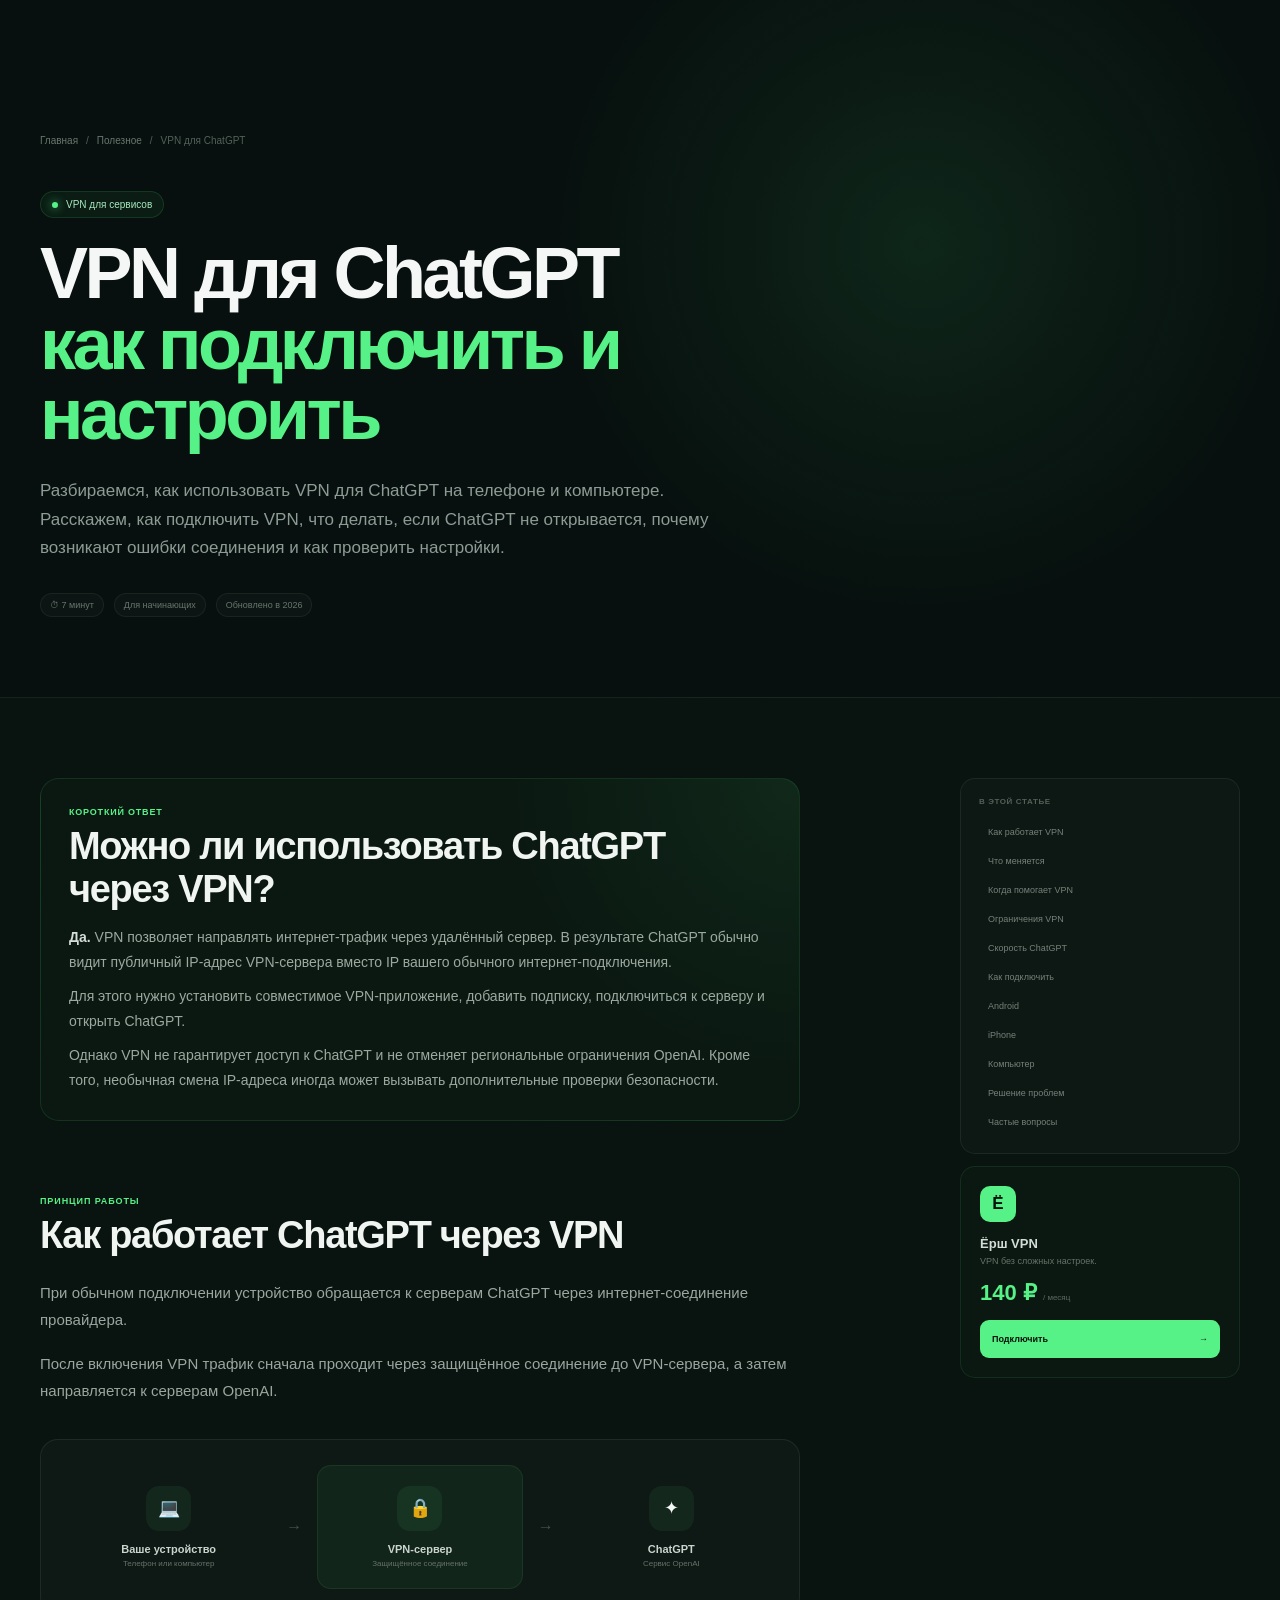
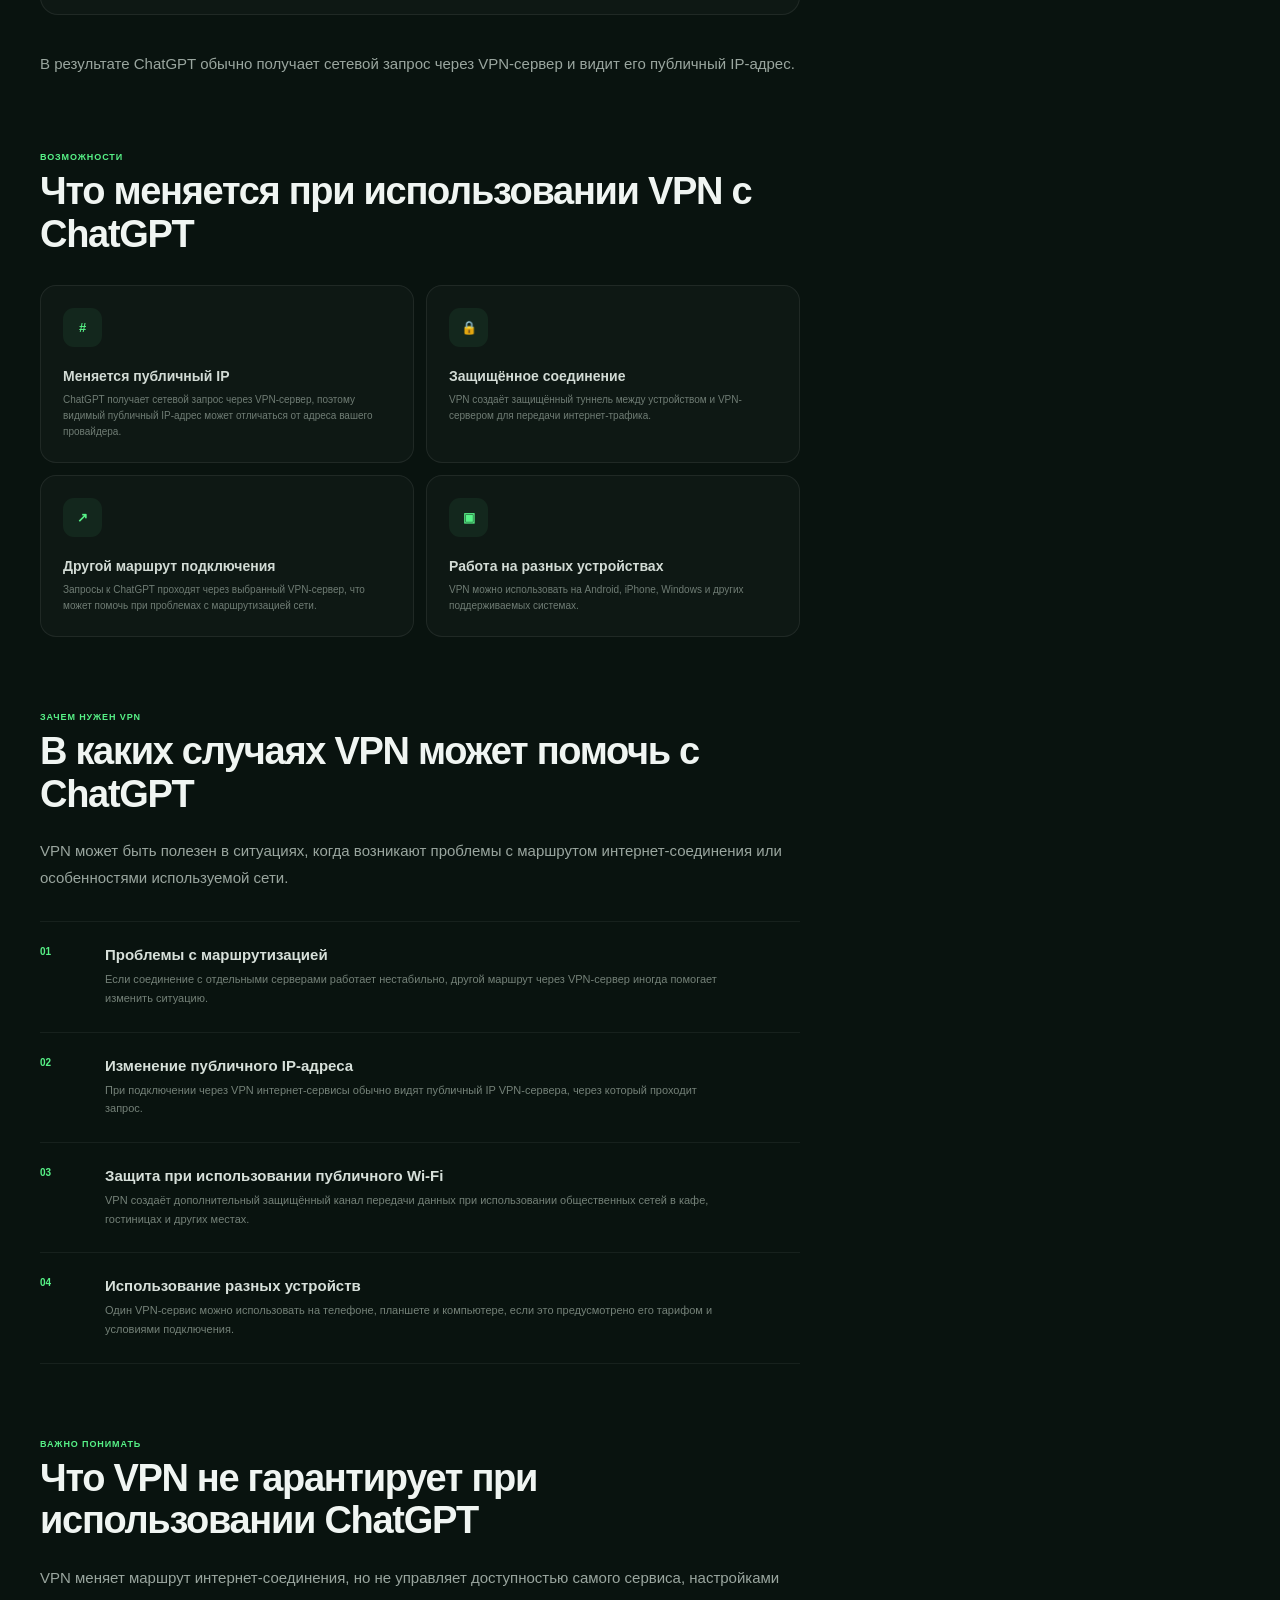
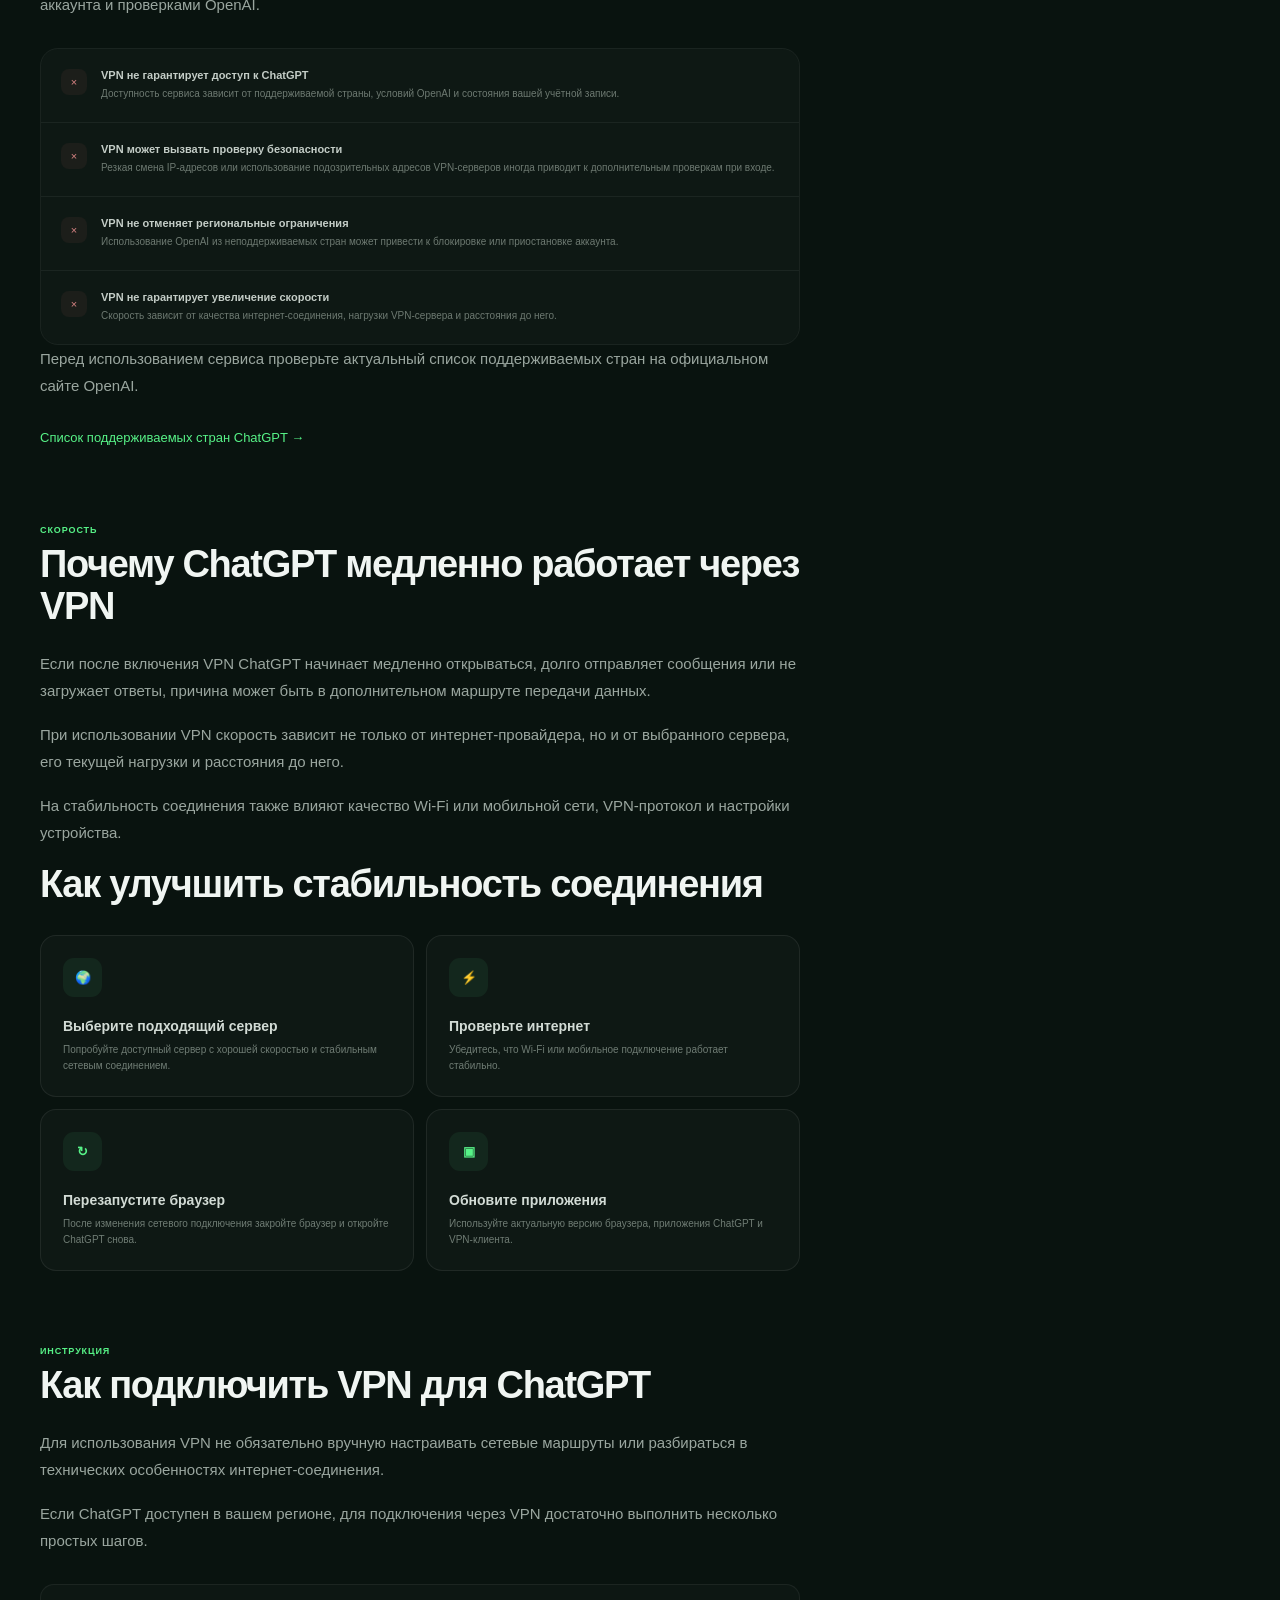
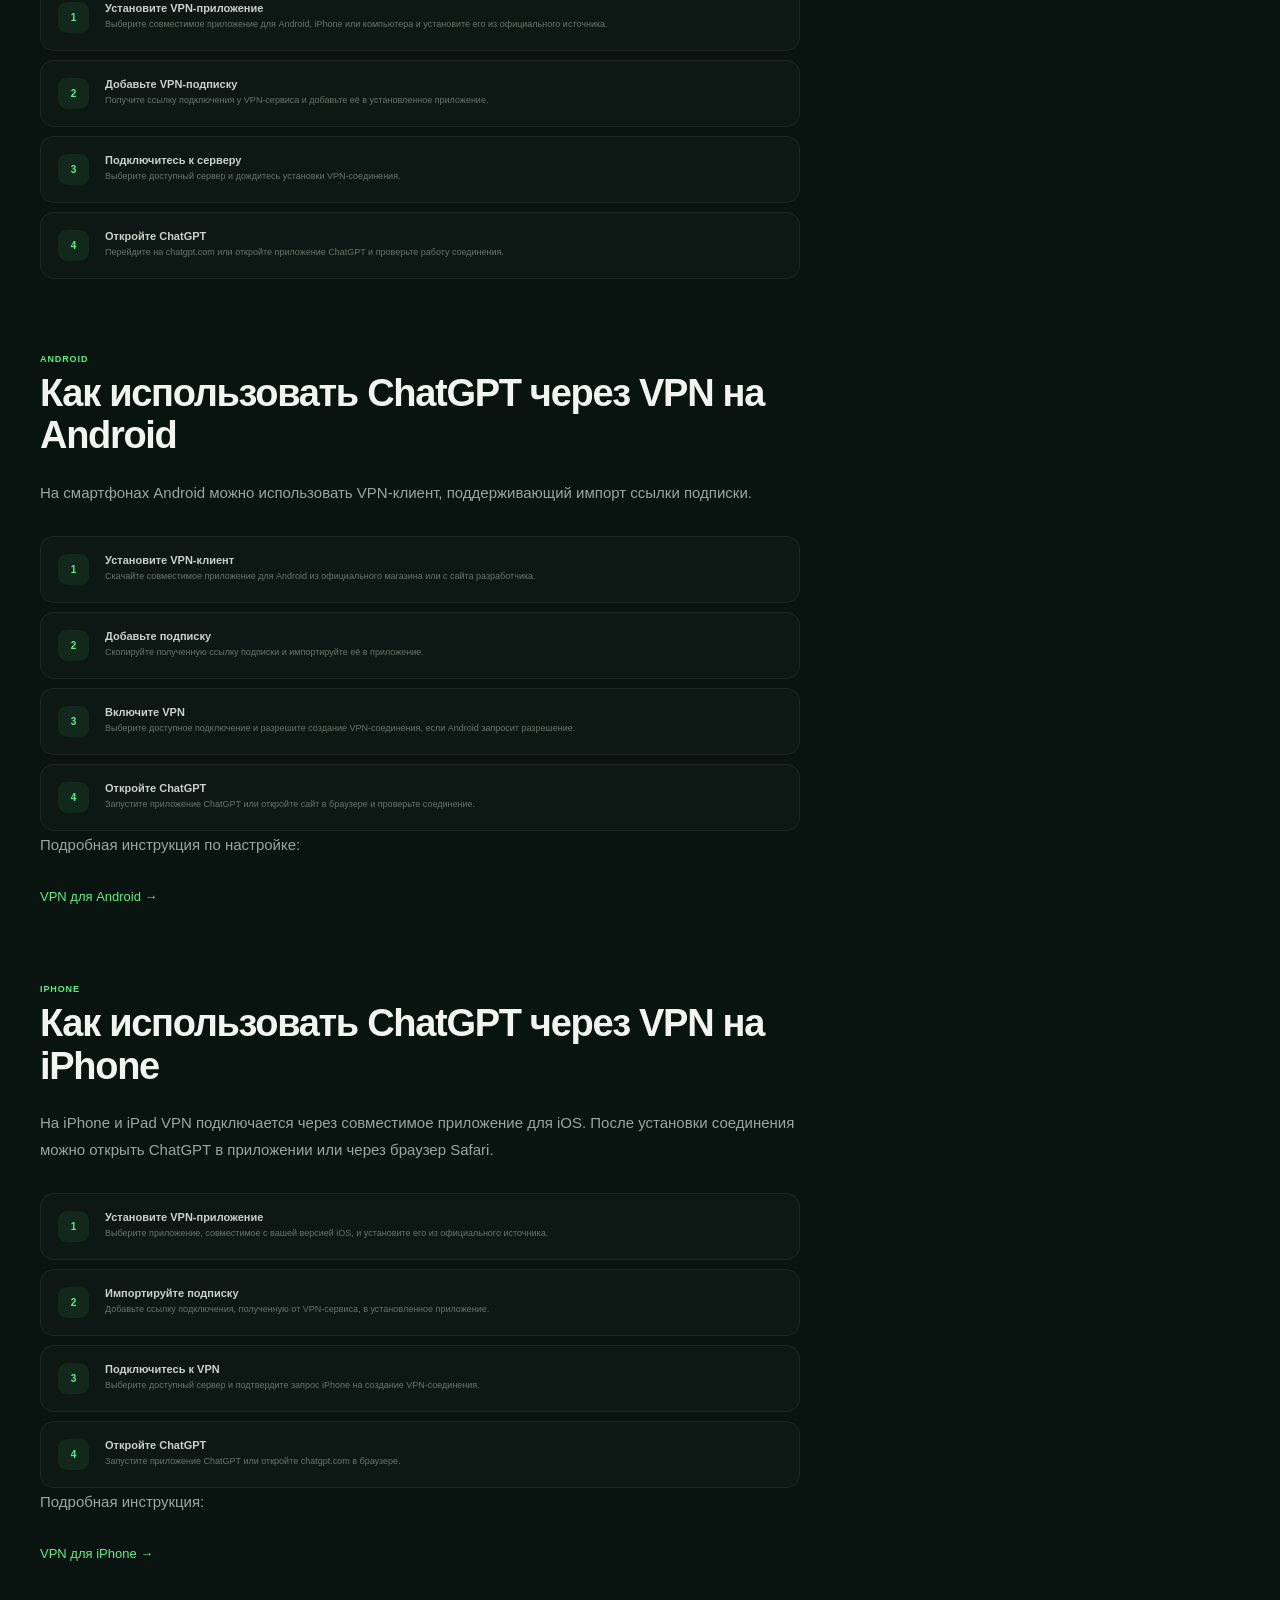
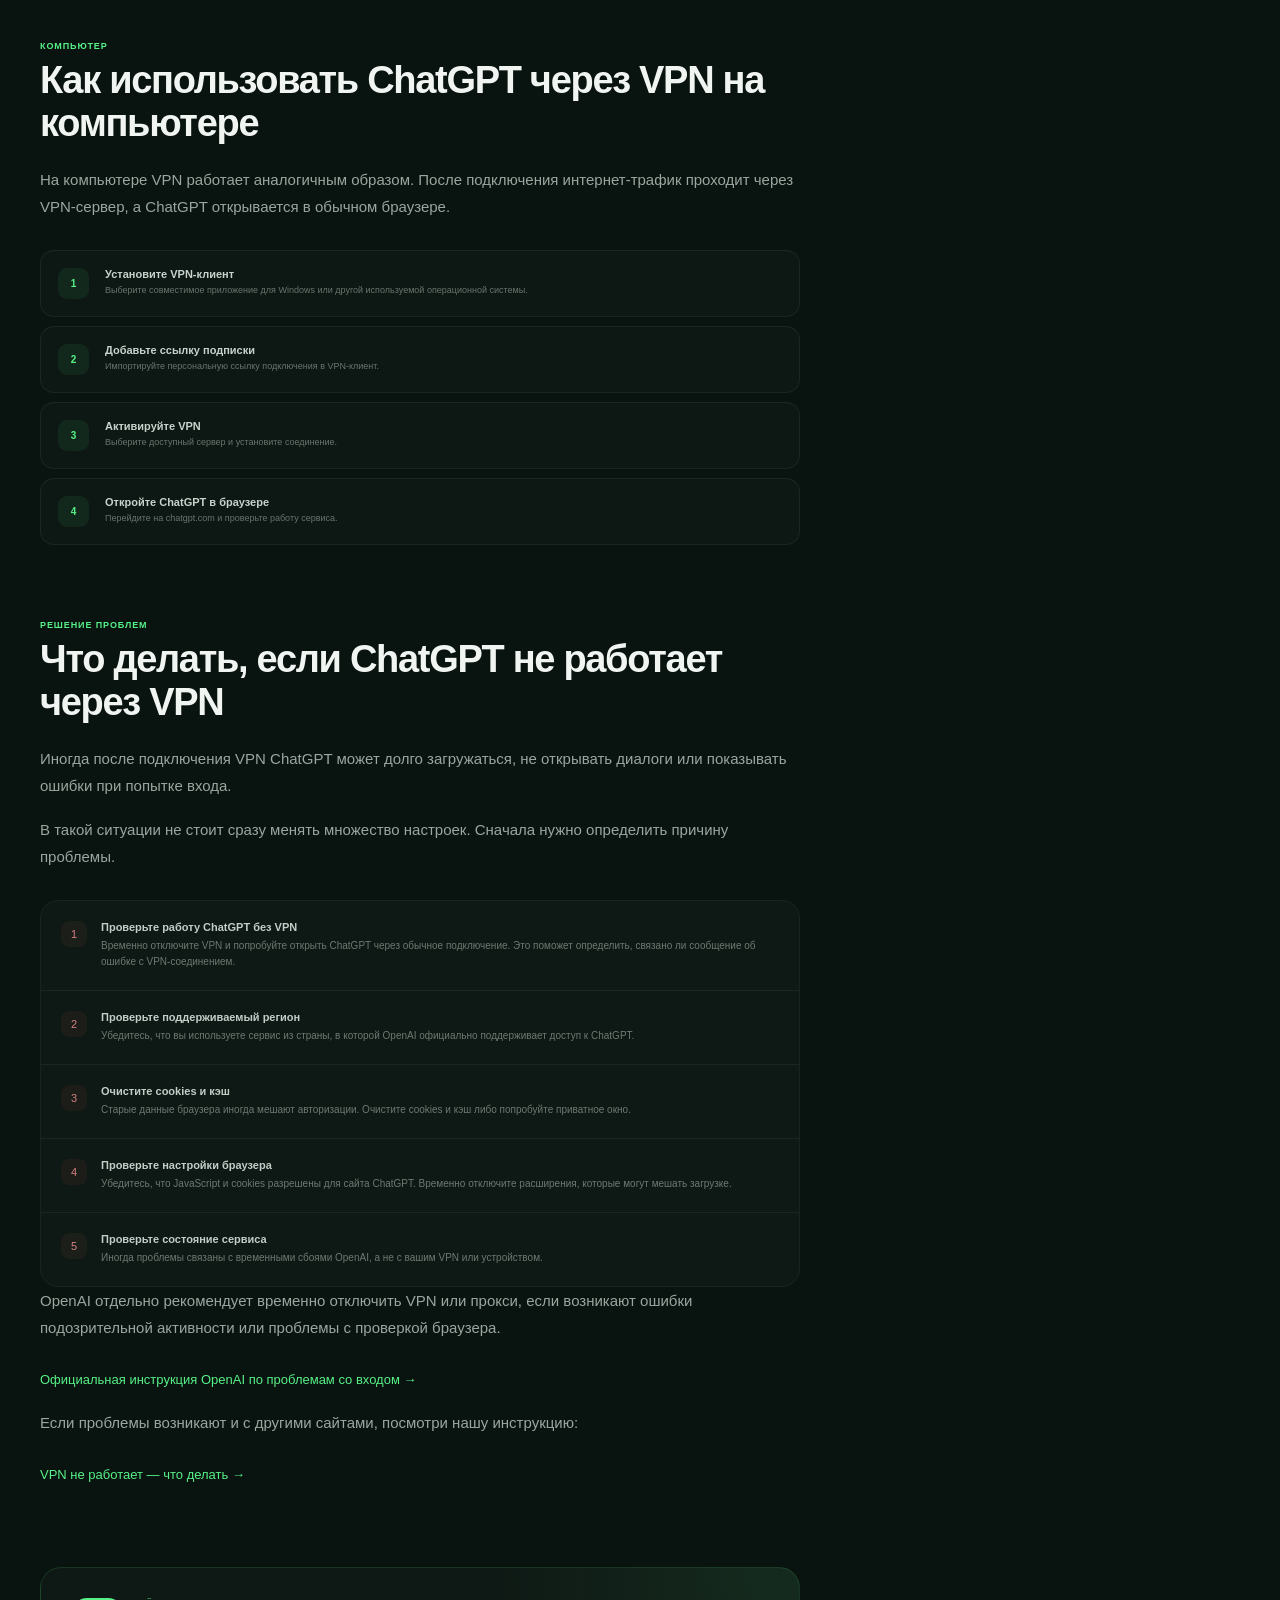
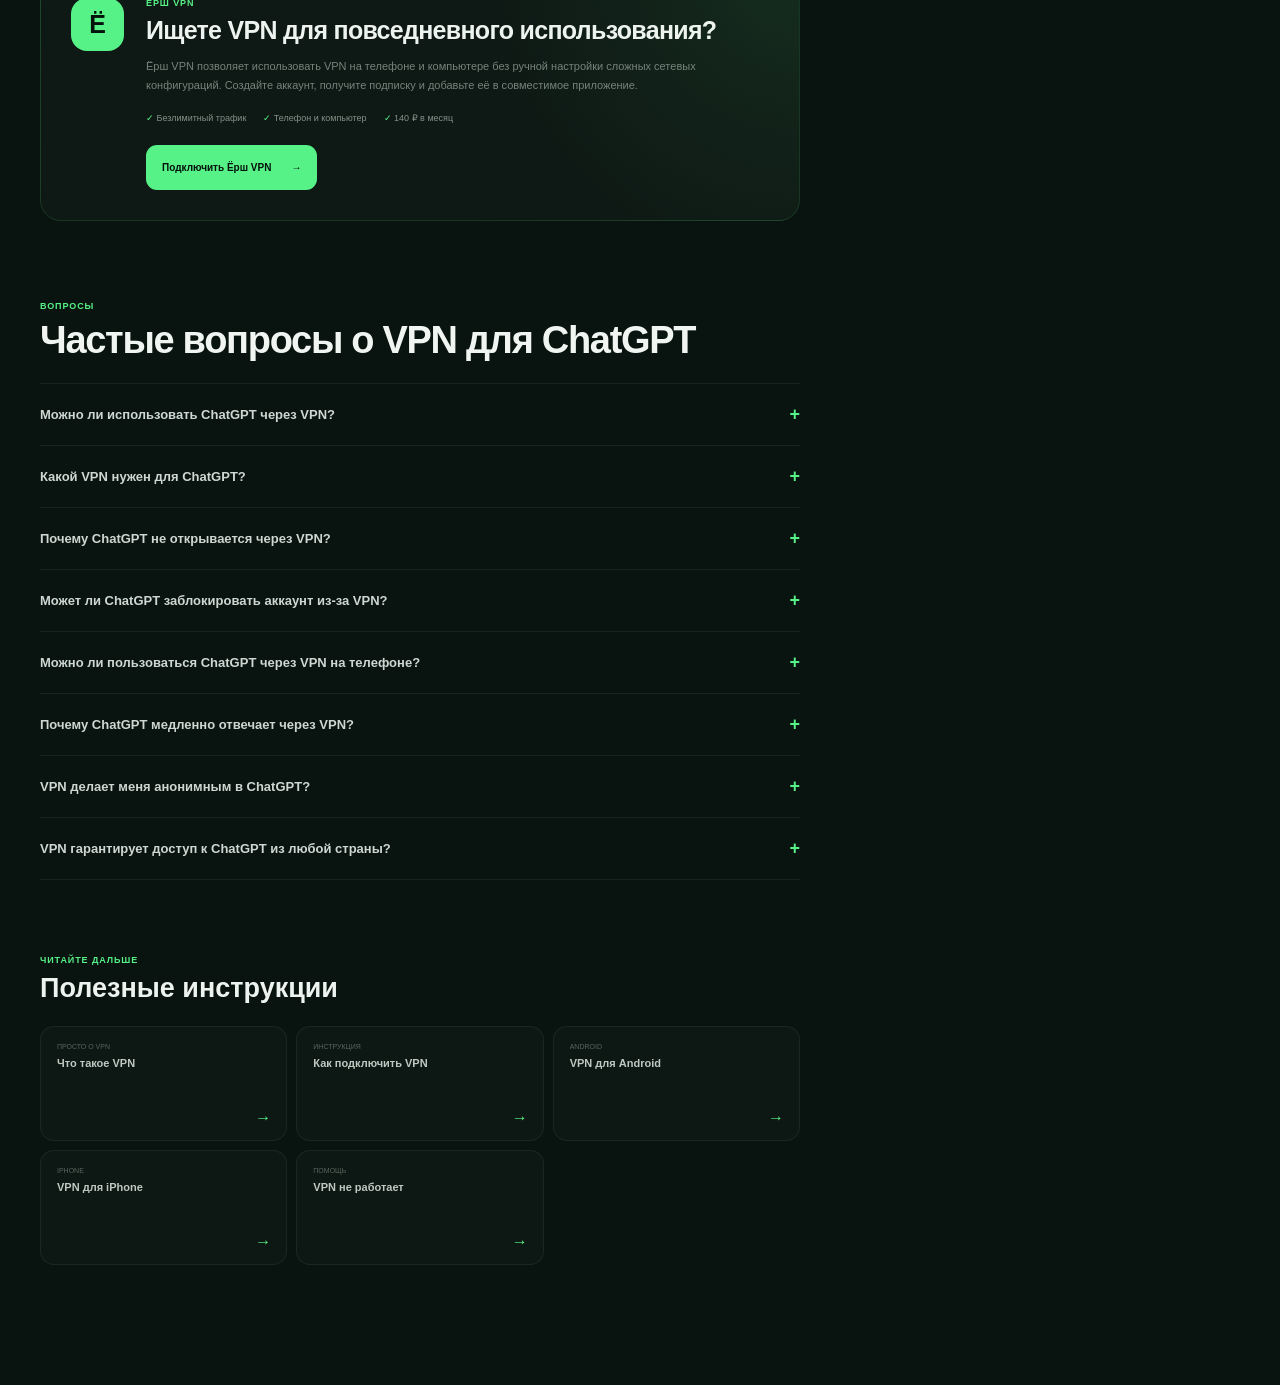
<file: Guides/vpn-dlya-chatgpt/index.html>
<!DOCTYPE html>
<html lang="ru">
<head>
    <meta charset="UTF-8">
    <meta name="viewport" content="width=device-width, initial-scale=1.0">
    <meta name="theme-color" content="#0b1220">

    <title>VPN для ChatGPT — как подключить на телефоне и компьютере | Ёрш VPN</title>

    <meta name="description"
          content="Как использовать VPN для ChatGPT на Android, iPhone и компьютере. Инструкция по подключению, настройке и решению проблем со входом и соединением.">

    <link rel="canonical" href="https://yorshvpn.ru/guides/vpn-dlya-chatgpt/">

    <meta property="og:type" content="article">
    <meta property="og:locale" content="ru_RU">
    <meta property="og:site_name" content="Ёрш VPN">
    <meta property="og:title" content="VPN для ChatGPT — как подключить | Ёрш VPN">
    <meta property="og:description"
          content="Инструкция по использованию VPN для ChatGPT на Android, iPhone и компьютере.">
    <meta property="og:url" content="https://yorshvpn.ru/guides/vpn-dlya-chatgpt/">

    <meta name="twitter:card" content="summary">
    <meta name="twitter:title" content="VPN для ChatGPT | Ёрш VPN">
    <meta name="twitter:description"
          content="Как настроить VPN для ChatGPT на телефоне и компьютере.">

    <link rel="stylesheet" href="/css/landing.css">
    <link rel="stylesheet" href="/css/guides.css">

    <script type="application/ld+json">
    {
        "@context": "https://schema.org",
        "@type": "Article",
        "headline": "VPN для ChatGPT — как подключить на телефоне и компьютере",
        "description": "Инструкция по использованию VPN для ChatGPT на Android, iPhone и компьютере, настройке соединения и решению проблем.",
        "mainEntityOfPage": {
            "@type": "WebPage",
            "@id": "https://yorshvpn.ru/guides/vpn-dlya-chatgpt/"
        },
        "url": "https://yorshvpn.ru/guides/vpn-dlya-chatgpt/",
        "inLanguage": "ru-RU",
        "author": {
            "@type": "Organization",
            "name": "Ёрш VPN",
            "url": "https://yorshvpn.ru/"
        },
        "publisher": {
            "@type": "Organization",
            "name": "Ёрш VPN",
            "url": "https://yorshvpn.ru/"
        }
    }
    </script>
</head>
<body>

<main class="guide-article-page">

    <!-- HERO -->
    <section class="guide-article-hero">
        <div class="landing-container">

            <nav class="guide-breadcrumbs" aria-label="Хлебные крошки">
                <a href="/">Главная</a>
                <span>/</span>
                <a href="/guides/">Полезное</a>
                <span>/</span>
                <span>VPN для ChatGPT</span>
            </nav>

            <div class="guide-article-hero-content">

                <div class="guide-article-label">
                    <span></span>
                    VPN для сервисов
                </div>

                <h1>
                    VPN для ChatGPT
                    <span>как подключить и настроить</span>
                </h1>

                <p class="guide-article-lead">
                    Разбираемся, как использовать VPN для ChatGPT
                    на телефоне и компьютере.

                    Расскажем, как подключить VPN, что делать,
                    если ChatGPT не открывается, почему возникают
                    ошибки соединения и как проверить настройки.
                </p>

                <div class="guide-article-meta">
                    <span>⏱ 7 минут</span>
                    <span>Для начинающих</span>
                    <span>Обновлено в 2026</span>
                </div>

            </div>
        </div>
    </section>


    <!-- ARTICLE -->
    <section class="guide-article-section">
        <div class="landing-container">

            <div class="guide-article-layout">

                <!-- CONTENT -->
                <article class="guide-article-content">


                    <!-- QUICK ANSWER -->
                    <section class="guide-content-section">
                        <div class="guide-answer-card">

                            <span class="guide-answer-label">
                                Короткий ответ
                            </span>

                            <h2>Можно ли использовать ChatGPT через VPN?</h2>

                            <p>
                                <strong>Да.</strong>
                                VPN позволяет направлять интернет-трафик
                                через удалённый сервер. В результате
                                ChatGPT обычно видит публичный IP-адрес
                                VPN-сервера вместо IP вашего обычного
                                интернет-подключения.
                            </p>

                            <p>
                                Для этого нужно установить совместимое
                                VPN-приложение, добавить подписку,
                                подключиться к серверу и открыть ChatGPT.
                            </p>

                            <p>
                                Однако VPN не гарантирует доступ
                                к ChatGPT и не отменяет региональные
                                ограничения OpenAI. Кроме того,
                                необычная смена IP-адреса иногда
                                может вызывать дополнительные проверки
                                безопасности.
                            </p>

                        </div>
                    </section>


                    <!-- HOW IT WORKS -->
                    <section class="guide-content-section" id="how-it-works">

                        <span class="guide-section-eyebrow">
                            Принцип работы
                        </span>

                        <h2>Как работает ChatGPT через VPN</h2>

                        <p>
                            При обычном подключении устройство
                            обращается к серверам ChatGPT
                            через интернет-соединение провайдера.
                        </p>

                        <p>
                            После включения VPN трафик сначала
                            проходит через защищённое соединение
                            до VPN-сервера, а затем направляется
                            к серверам OpenAI.
                        </p>

                        <!-- FLOW -->
                        <div class="vpn-flow">

                            <div class="vpn-flow-item">
                                <div class="vpn-flow-icon">💻</div>
                                <strong>Ваше устройство</strong>
                                <span>Телефон или компьютер</span>
                            </div>

                            <div class="vpn-flow-arrow">→</div>

                            <div class="vpn-flow-item vpn-flow-item-active">
                                <div class="vpn-flow-icon">🔒</div>
                                <strong>VPN-сервер</strong>
                                <span>Защищённое соединение</span>
                            </div>

                            <div class="vpn-flow-arrow">→</div>

                            <div class="vpn-flow-item">
                                <div class="vpn-flow-icon">✦</div>
                                <strong>ChatGPT</strong>
                                <span>Сервис OpenAI</span>
                            </div>

                        </div>

                        <p>
                            В результате ChatGPT обычно получает
                            сетевой запрос через VPN-сервер
                            и видит его публичный IP-адрес.
                        </p>

                    </section>


                    <!-- WHAT CHANGES -->
                    <section class="guide-content-section" id="what-changes">

                        <span class="guide-section-eyebrow">
                            Возможности
                        </span>

                        <h2>Что меняется при использовании VPN с ChatGPT</h2>

                        <div class="guide-feature-grid">

                            <div class="guide-feature-card">
                                <div class="guide-feature-icon">#</div>

                                <h3>Меняется публичный IP</h3>

                                <p>
                                    ChatGPT получает сетевой запрос
                                    через VPN-сервер, поэтому видимый
                                    публичный IP-адрес может отличаться
                                    от адреса вашего провайдера.
                                </p>
                            </div>


                            <div class="guide-feature-card">
                                <div class="guide-feature-icon">🔒</div>

                                <h3>Защищённое соединение</h3>

                                <p>
                                    VPN создаёт защищённый туннель
                                    между устройством и VPN-сервером
                                    для передачи интернет-трафика.
                                </p>
                            </div>


                            <div class="guide-feature-card">
                                <div class="guide-feature-icon">↗</div>

                                <h3>Другой маршрут подключения</h3>

                                <p>
                                    Запросы к ChatGPT проходят
                                    через выбранный VPN-сервер,
                                    что может помочь при проблемах
                                    с маршрутизацией сети.
                                </p>
                            </div>


                            <div class="guide-feature-card">
                                <div class="guide-feature-icon">▣</div>

                                <h3>Работа на разных устройствах</h3>

                                <p>
                                    VPN можно использовать
                                    на Android, iPhone, Windows
                                    и других поддерживаемых системах.
                                </p>
                            </div>

                        </div>
                    </section>


                    <!-- WHY -->
                    <section class="guide-content-section" id="why">

                        <span class="guide-section-eyebrow">
                            Зачем нужен VPN
                        </span>

                        <h2>В каких случаях VPN может помочь с ChatGPT</h2>

                        <p>
                            VPN может быть полезен в ситуациях,
                            когда возникают проблемы с маршрутом
                            интернет-соединения или особенностями
                            используемой сети.
                        </p>

                        <div class="guide-reasons">

                            <div class="guide-reason">
                                <span>01</span>

                                <div>
                                    <h3>Проблемы с маршрутизацией</h3>

                                    <p>
                                        Если соединение с отдельными
                                        серверами работает нестабильно,
                                        другой маршрут через VPN-сервер
                                        иногда помогает изменить ситуацию.
                                    </p>
                                </div>
                            </div>


                            <div class="guide-reason">
                                <span>02</span>

                                <div>
                                    <h3>Изменение публичного IP-адреса</h3>

                                    <p>
                                        При подключении через VPN
                                        интернет-сервисы обычно видят
                                        публичный IP VPN-сервера,
                                        через который проходит запрос.
                                    </p>
                                </div>
                            </div>


                            <div class="guide-reason">
                                <span>03</span>

                                <div>
                                    <h3>Защита при использовании публичного Wi-Fi</h3>

                                    <p>
                                        VPN создаёт дополнительный
                                        защищённый канал передачи данных
                                        при использовании общественных
                                        сетей в кафе, гостиницах
                                        и других местах.
                                    </p>
                                </div>
                            </div>


                            <div class="guide-reason">
                                <span>04</span>

                                <div>
                                    <h3>Использование разных устройств</h3>

                                    <p>
                                        Один VPN-сервис можно использовать
                                        на телефоне, планшете и компьютере,
                                        если это предусмотрено его тарифом
                                        и условиями подключения.
                                    </p>
                                </div>
                            </div>

                        </div>
                    </section>


                    <!-- LIMITATIONS -->
                    <section class="guide-content-section" id="limitations">

                        <span class="guide-section-eyebrow">
                            Важно понимать
                        </span>

                        <h2>Что VPN не гарантирует при использовании ChatGPT</h2>

                        <p>
                            VPN меняет маршрут интернет-соединения,
                            но не управляет доступностью самого сервиса,
                            настройками аккаунта и проверками OpenAI.
                        </p>

                        <div class="guide-warning-card">

                            <div class="guide-warning-item">
                                <span>×</span>

                                <div>
                                    <strong>VPN не гарантирует доступ к ChatGPT</strong>

                                    <p>
                                        Доступность сервиса зависит
                                        от поддерживаемой страны,
                                        условий OpenAI и состояния
                                        вашей учётной записи.
                                    </p>
                                </div>
                            </div>


                            <div class="guide-warning-item">
                                <span>×</span>

                                <div>
                                    <strong>VPN может вызвать проверку безопасности</strong>

                                    <p>
                                        Резкая смена IP-адресов
                                        или использование подозрительных
                                        адресов VPN-серверов иногда
                                        приводит к дополнительным
                                        проверкам при входе.
                                    </p>
                                </div>
                            </div>


                            <div class="guide-warning-item">
                                <span>×</span>

                                <div>
                                    <strong>VPN не отменяет региональные ограничения</strong>

                                    <p>
                                        Использование OpenAI из
                                        неподдерживаемых стран может
                                        привести к блокировке
                                        или приостановке аккаунта.
                                    </p>
                                </div>
                            </div>


                            <div class="guide-warning-item">
                                <span>×</span>

                                <div>
                                    <strong>VPN не гарантирует увеличение скорости</strong>

                                    <p>
                                        Скорость зависит от качества
                                        интернет-соединения, нагрузки
                                        VPN-сервера и расстояния
                                        до него.
                                    </p>
                                </div>
                            </div>

                        </div>

                        <p>
                            Перед использованием сервиса проверьте
                            актуальный список поддерживаемых стран
                            на официальном сайте OpenAI.
                        </p>

                        <p>
                            <a href="https://help.openai.com/en/articles/7947663-chatgpt-and-openai-api-supported-countries-and-territories"
                               class="text-link"
                               target="_blank"
                               rel="noopener noreferrer">
                                Список поддерживаемых стран ChatGPT →
                            </a>
                        </p>

                    </section>


                    <!-- SPEED -->
                    <section class="guide-content-section" id="speed">

                        <span class="guide-section-eyebrow">
                            Скорость
                        </span>

                        <h2>Почему ChatGPT медленно работает через VPN</h2>

                        <p>
                            Если после включения VPN ChatGPT
                            начинает медленно открываться,
                            долго отправляет сообщения
                            или не загружает ответы,
                            причина может быть в дополнительном
                            маршруте передачи данных.
                        </p>

                        <p>
                            При использовании VPN скорость зависит
                            не только от интернет-провайдера,
                            но и от выбранного сервера,
                            его текущей нагрузки и расстояния до него.
                        </p>

                        <p>
                            На стабильность соединения также влияют
                            качество Wi-Fi или мобильной сети,
                            VPN-протокол и настройки устройства.
                        </p>

                        <h2>Как улучшить стабильность соединения</h2>

                        <div class="guide-feature-grid">

                            <div class="guide-feature-card">
                                <div class="guide-feature-icon">🌍</div>

                                <h3>Выберите подходящий сервер</h3>

                                <p>
                                    Попробуйте доступный сервер
                                    с хорошей скоростью и стабильным
                                    сетевым соединением.
                                </p>
                            </div>


                            <div class="guide-feature-card">
                                <div class="guide-feature-icon">⚡</div>

                                <h3>Проверьте интернет</h3>

                                <p>
                                    Убедитесь, что Wi-Fi
                                    или мобильное подключение
                                    работает стабильно.
                                </p>
                            </div>


                            <div class="guide-feature-card">
                                <div class="guide-feature-icon">↻</div>

                                <h3>Перезапустите браузер</h3>

                                <p>
                                    После изменения сетевого
                                    подключения закройте браузер
                                    и откройте ChatGPT снова.
                                </p>
                            </div>


                            <div class="guide-feature-card">
                                <div class="guide-feature-icon">▣</div>

                                <h3>Обновите приложения</h3>

                                <p>
                                    Используйте актуальную версию
                                    браузера, приложения ChatGPT
                                    и VPN-клиента.
                                </p>
                            </div>

                        </div>

                    </section>


                    <!-- HOW TO USE -->
                    <section class="guide-content-section" id="start">

                        <span class="guide-section-eyebrow">
                            Инструкция
                        </span>

                        <h2>Как подключить VPN для ChatGPT</h2>

                        <p>
                            Для использования VPN не обязательно
                            вручную настраивать сетевые маршруты
                            или разбираться в технических особенностях
                            интернет-соединения.
                        </p>

                        <p>
                            Если ChatGPT доступен в вашем регионе,
                            для подключения через VPN достаточно
                            выполнить несколько простых шагов.
                        </p>

                        <div class="guide-simple-steps">

                            <div class="guide-simple-step">
                                <span>1</span>

                                <div>
                                    <strong>Установите VPN-приложение</strong>

                                    <p>
                                        Выберите совместимое приложение
                                        для Android, iPhone или компьютера
                                        и установите его из официального
                                        источника.
                                    </p>
                                </div>
                            </div>


                            <div class="guide-simple-step">
                                <span>2</span>

                                <div>
                                    <strong>Добавьте VPN-подписку</strong>

                                    <p>
                                        Получите ссылку подключения
                                        у VPN-сервиса и добавьте её
                                        в установленное приложение.
                                    </p>
                                </div>
                            </div>


                            <div class="guide-simple-step">
                                <span>3</span>

                                <div>
                                    <strong>Подключитесь к серверу</strong>

                                    <p>
                                        Выберите доступный сервер
                                        и дождитесь установки
                                        VPN-соединения.
                                    </p>
                                </div>
                            </div>


                            <div class="guide-simple-step">
                                <span>4</span>

                                <div>
                                    <strong>Откройте ChatGPT</strong>

                                    <p>
                                        Перейдите на chatgpt.com
                                        или откройте приложение ChatGPT
                                        и проверьте работу соединения.
                                    </p>
                                </div>
                            </div>

                        </div>
                    </section>


                    <!-- ANDROID -->
                    <section class="guide-content-section" id="android">

                        <span class="guide-section-eyebrow">
                            Android
                        </span>

                        <h2>Как использовать ChatGPT через VPN на Android</h2>

                        <p>
                            На смартфонах Android можно использовать
                            VPN-клиент, поддерживающий импорт
                            ссылки подписки.
                        </p>

                        <div class="guide-simple-steps">

                            <div class="guide-simple-step">
                                <span>1</span>

                                <div>
                                    <strong>Установите VPN-клиент</strong>

                                    <p>
                                        Скачайте совместимое приложение
                                        для Android из официального
                                        магазина или с сайта разработчика.
                                    </p>
                                </div>
                            </div>


                            <div class="guide-simple-step">
                                <span>2</span>

                                <div>
                                    <strong>Добавьте подписку</strong>

                                    <p>
                                        Скопируйте полученную ссылку
                                        подписки и импортируйте её
                                        в приложение.
                                    </p>
                                </div>
                            </div>


                            <div class="guide-simple-step">
                                <span>3</span>

                                <div>
                                    <strong>Включите VPN</strong>

                                    <p>
                                        Выберите доступное подключение
                                        и разрешите создание VPN-соединения,
                                        если Android запросит разрешение.
                                    </p>
                                </div>
                            </div>


                            <div class="guide-simple-step">
                                <span>4</span>

                                <div>
                                    <strong>Откройте ChatGPT</strong>

                                    <p>
                                        Запустите приложение ChatGPT
                                        или откройте сайт в браузере
                                        и проверьте соединение.
                                    </p>
                                </div>
                            </div>

                        </div>

                        <p>
                            Подробная инструкция по настройке:
                        </p>

                        <p>
                            <a href="/guides/vpn-dlya-android/"
                               class="text-link">
                                VPN для Android →
                            </a>
                        </p>

                    </section>


                    <!-- IPHONE -->
                    <section class="guide-content-section" id="iphone">

                        <span class="guide-section-eyebrow">
                            iPhone
                        </span>

                        <h2>Как использовать ChatGPT через VPN на iPhone</h2>

                        <p>
                            На iPhone и iPad VPN подключается
                            через совместимое приложение для iOS.
                            После установки соединения можно
                            открыть ChatGPT в приложении
                            или через браузер Safari.
                        </p>

                        <div class="guide-simple-steps">

                            <div class="guide-simple-step">
                                <span>1</span>

                                <div>
                                    <strong>Установите VPN-приложение</strong>

                                    <p>
                                        Выберите приложение,
                                        совместимое с вашей версией iOS,
                                        и установите его из официального
                                        источника.
                                    </p>
                                </div>
                            </div>


                            <div class="guide-simple-step">
                                <span>2</span>

                                <div>
                                    <strong>Импортируйте подписку</strong>

                                    <p>
                                        Добавьте ссылку подключения,
                                        полученную от VPN-сервиса,
                                        в установленное приложение.
                                    </p>
                                </div>
                            </div>


                            <div class="guide-simple-step">
                                <span>3</span>

                                <div>
                                    <strong>Подключитесь к VPN</strong>

                                    <p>
                                        Выберите доступный сервер
                                        и подтвердите запрос iPhone
                                        на создание VPN-соединения.
                                    </p>
                                </div>
                            </div>


                            <div class="guide-simple-step">
                                <span>4</span>

                                <div>
                                    <strong>Откройте ChatGPT</strong>

                                    <p>
                                        Запустите приложение ChatGPT
                                        или откройте chatgpt.com
                                        в браузере.
                                    </p>
                                </div>
                            </div>

                        </div>

                        <p>
                            Подробная инструкция:
                        </p>

                        <p>
                            <a href="/guides/vpn-dlya-iphone/"
                               class="text-link">
                                VPN для iPhone →
                            </a>
                        </p>

                    </section>


                    <!-- WINDOWS -->
                    <section class="guide-content-section" id="windows">

                        <span class="guide-section-eyebrow">
                            Компьютер
                        </span>

                        <h2>Как использовать ChatGPT через VPN на компьютере</h2>

                        <p>
                            На компьютере VPN работает аналогичным
                            образом. После подключения интернет-трафик
                            проходит через VPN-сервер, а ChatGPT
                            открывается в обычном браузере.
                        </p>

                        <div class="guide-simple-steps">

                            <div class="guide-simple-step">
                                <span>1</span>

                                <div>
                                    <strong>Установите VPN-клиент</strong>

                                    <p>
                                        Выберите совместимое приложение
                                        для Windows или другой
                                        используемой операционной системы.
                                    </p>
                                </div>
                            </div>


                            <div class="guide-simple-step">
                                <span>2</span>

                                <div>
                                    <strong>Добавьте ссылку подписки</strong>

                                    <p>
                                        Импортируйте персональную
                                        ссылку подключения в VPN-клиент.
                                    </p>
                                </div>
                            </div>


                            <div class="guide-simple-step">
                                <span>3</span>

                                <div>
                                    <strong>Активируйте VPN</strong>

                                    <p>
                                        Выберите доступный сервер
                                        и установите соединение.
                                    </p>
                                </div>
                            </div>


                            <div class="guide-simple-step">
                                <span>4</span>

                                <div>
                                    <strong>Откройте ChatGPT в браузере</strong>

                                    <p>
                                        Перейдите на chatgpt.com
                                        и проверьте работу сервиса.
                                    </p>
                                </div>
                            </div>

                        </div>

                    </section>


                    <!-- TROUBLESHOOTING -->
                    <section class="guide-content-section" id="problems">

                        <span class="guide-section-eyebrow">
                            Решение проблем
                        </span>

                        <h2>Что делать, если ChatGPT не работает через VPN</h2>

                        <p>
                            Иногда после подключения VPN ChatGPT
                            может долго загружаться, не открывать
                            диалоги или показывать ошибки
                            при попытке входа.
                        </p>

                        <p>
                            В такой ситуации не стоит сразу
                            менять множество настроек.
                            Сначала нужно определить причину проблемы.
                        </p>

                        <div class="guide-warning-card">

                            <div class="guide-warning-item">
                                <span>1</span>

                                <div>
                                    <strong>Проверьте работу ChatGPT без VPN</strong>

                                    <p>
                                        Временно отключите VPN
                                        и попробуйте открыть ChatGPT
                                        через обычное подключение.
                                        Это поможет определить,
                                        связано ли сообщение об ошибке
                                        с VPN-соединением.
                                    </p>
                                </div>
                            </div>


                            <div class="guide-warning-item">
                                <span>2</span>

                                <div>
                                    <strong>Проверьте поддерживаемый регион</strong>

                                    <p>
                                        Убедитесь, что вы используете
                                        сервис из страны, в которой
                                        OpenAI официально поддерживает
                                        доступ к ChatGPT.
                                    </p>
                                </div>
                            </div>


                            <div class="guide-warning-item">
                                <span>3</span>

                                <div>
                                    <strong>Очистите cookies и кэш</strong>

                                    <p>
                                        Старые данные браузера
                                        иногда мешают авторизации.
                                        Очистите cookies и кэш
                                        либо попробуйте приватное окно.
                                    </p>
                                </div>
                            </div>


                            <div class="guide-warning-item">
                                <span>4</span>

                                <div>
                                    <strong>Проверьте настройки браузера</strong>

                                    <p>
                                        Убедитесь, что JavaScript
                                        и cookies разрешены
                                        для сайта ChatGPT.
                                        Временно отключите расширения,
                                        которые могут мешать загрузке.
                                    </p>
                                </div>
                            </div>


                            <div class="guide-warning-item">
                                <span>5</span>

                                <div>
                                    <strong>Проверьте состояние сервиса</strong>

                                    <p>
                                        Иногда проблемы связаны
                                        с временными сбоями OpenAI,
                                        а не с вашим VPN или устройством.
                                    </p>
                                </div>
                            </div>

                        </div>

                        <p>
                            OpenAI отдельно рекомендует временно
                            отключить VPN или прокси, если возникают
                            ошибки подозрительной активности
                            или проблемы с проверкой браузера.
                        </p>

                        <p>
                            <a href="https://help.openai.com/en/articles/7426629-why-cant-i-log-in-to-chatgpt"
                               class="text-link"
                               target="_blank"
                               rel="noopener noreferrer">
                                Официальная инструкция OpenAI по проблемам со входом →
                            </a>
                        </p>

                        <p>
                            Если проблемы возникают и с другими сайтами,
                            посмотри нашу инструкцию:
                        </p>

                        <p>
                            <a href="/guides/vpn-ne-rabotaet/"
                               class="text-link">
                                VPN не работает — что делать →
                            </a>
                        </p>

                    </section>


                    <!-- YORSH -->
                    <section class="guide-product-card">

                        <div class="guide-product-logo">Ё</div>

                        <div class="guide-product-content">

                            <span class="guide-section-eyebrow">
                                Ёрш VPN
                            </span>

                            <h2>Ищете VPN для повседневного использования?</h2>

                            <p>
                                Ёрш VPN позволяет использовать
                                VPN на телефоне и компьютере
                                без ручной настройки сложных
                                сетевых конфигураций.

                                Создайте аккаунт, получите подписку
                                и добавьте её в совместимое приложение.
                            </p>

                            <div class="guide-product-features">
                                <span>✓ Безлимитный трафик</span>
                                <span>✓ Телефон и компьютер</span>
                                <span>✓ 140 ₽ в месяц</span>
                            </div>

                            <a href="https://cabinet.yorshvpn.ru/"
                               class="guide-product-button">
                                Подключить Ёрш VPN
                                <span>→</span>
                            </a>

                        </div>
                    </section>


                    <!-- FAQ -->
                    <section class="guide-content-section" id="faq">

                        <span class="guide-section-eyebrow">
                            Вопросы
                        </span>

                        <h2>Частые вопросы о VPN для ChatGPT</h2>

                        <div class="guide-faq">

                            <details>
                                <summary>
                                    Можно ли использовать ChatGPT через VPN?
                                    <span>+</span>
                                </summary>

                                <p>
                                    Да, VPN может использоваться
                                    для подключения к ChatGPT.
                                    Однако он не гарантирует доступность
                                    сервиса и не отменяет требования
                                    OpenAI к поддерживаемым регионам.
                                </p>
                            </details>


                            <details>
                                <summary>
                                    Какой VPN нужен для ChatGPT?
                                    <span>+</span>
                                </summary>

                                <p>
                                    Подойдёт VPN-сервис с поддержкой
                                    вашего устройства и стабильными
                                    серверами. Важно, чтобы приложение
                                    корректно работало с используемой
                                    операционной системой.
                                </p>
                            </details>


                            <details>
                                <summary>
                                    Почему ChatGPT не открывается через VPN?
                                    <span>+</span>
                                </summary>

                                <p>
                                    Причина может быть связана
                                    с VPN-сервером, сетевым соединением,
                                    настройками браузера или проверками
                                    безопасности OpenAI.
                                    Попробуйте временно отключить VPN
                                    и проверить подключение напрямую.
                                </p>
                            </details>


                            <details>
                                <summary>
                                    Может ли ChatGPT заблокировать аккаунт из-за VPN?
                                    <span>+</span>
                                </summary>

                                <p>
                                    Использование VPN само по себе
                                    не означает автоматическую блокировку.
                                    Однако необычная активность
                                    или доступ из неподдерживаемой страны
                                    могут привести к дополнительным
                                    проверкам или ограничениям аккаунта.
                                </p>
                            </details>


                            <details>
                                <summary>
                                    Можно ли пользоваться ChatGPT через VPN на телефоне?
                                    <span>+</span>
                                </summary>

                                <p>
                                    Да. VPN можно использовать
                                    на Android и iPhone.
                                    Для этого понадобится совместимое
                                    приложение и ссылка подключения.
                                </p>
                            </details>


                            <details>
                                <summary>
                                    Почему ChatGPT медленно отвечает через VPN?
                                    <span>+</span>
                                </summary>

                                <p>
                                    На скорость влияют расстояние
                                    до VPN-сервера, его текущая нагрузка,
                                    качество интернет-соединения
                                    и используемый протокол.
                                </p>
                            </details>


                            <details>
                                <summary>
                                    VPN делает меня анонимным в ChatGPT?
                                    <span>+</span>
                                </summary>

                                <p>
                                    Нет. VPN изменяет видимый публичный
                                    IP-адрес, но OpenAI по-прежнему
                                    может использовать данные аккаунта,
                                    историю взаимодействия и другие
                                    механизмы идентификации.
                                </p>
                            </details>


                            <details>
                                <summary>
                                    VPN гарантирует доступ к ChatGPT из любой страны?
                                    <span>+</span>
                                </summary>

                                <p>
                                    Нет. OpenAI поддерживает доступ
                                    не во всех странах. Использование
                                    сервиса из неподдерживаемых регионов
                                    может привести к блокировке
                                    или приостановке аккаунта.
                                </p>
                            </details>

                        </div>
                    </section>


                    <!-- RELATED -->
                    <section class="guide-related">

                        <span class="guide-section-eyebrow">
                            Читайте дальше
                        </span>

                        <h2>Полезные инструкции</h2>

                        <div class="guide-related-grid">

                            <a href="/guides/chto-takoe-vpn/">
                                <span>Просто о VPN</span>
                                <strong>Что такое VPN</strong>
                                <i>→</i>
                            </a>


                            <a href="/guides/kak-podklyuchit-vpn/">
                                <span>Инструкция</span>
                                <strong>Как подключить VPN</strong>
                                <i>→</i>
                            </a>


                            <a href="/guides/vpn-dlya-android/">
                                <span>Android</span>
                                <strong>VPN для Android</strong>
                                <i>→</i>
                            </a>


                            <a href="/guides/vpn-dlya-iphone/">
                                <span>iPhone</span>
                                <strong>VPN для iPhone</strong>
                                <i>→</i>
                            </a>


                            <a href="/guides/vpn-ne-rabotaet/">
                                <span>Помощь</span>
                                <strong>VPN не работает</strong>
                                <i>→</i>
                            </a>

                        </div>
                    </section>

                </article>


                <!-- SIDEBAR -->
                <aside class="guide-article-sidebar">

                    <div class="guide-toc">

                        <span class="guide-toc-title">
                            В этой статье
                        </span>

                        <a href="#how-it-works">Как работает VPN</a>
                        <a href="#what-changes">Что меняется</a>
                        <a href="#why">Когда помогает VPN</a>
                        <a href="#limitations">Ограничения VPN</a>
                        <a href="#speed">Скорость ChatGPT</a>
                        <a href="#start">Как подключить</a>
                        <a href="#android">Android</a>
                        <a href="#iphone">iPhone</a>
                        <a href="#windows">Компьютер</a>
                        <a href="#problems">Решение проблем</a>
                        <a href="#faq">Частые вопросы</a>

                    </div>


                    <div class="guide-sidebar-cta">

                        <div class="guide-sidebar-logo">Ё</div>

                        <strong>Ёрш VPN</strong>

                        <p>VPN без сложных настроек.</p>

                        <div class="guide-sidebar-price">
                            140 ₽
                            <span>/ месяц</span>
                        </div>

                        <a href="https://cabinet.yorshvpn.ru/">
                            Подключить
                            <span>→</span>
                        </a>

                    </div>

                </aside>

            </div>
        </div>
    </section>

</main>

</body>
</html>
</file>
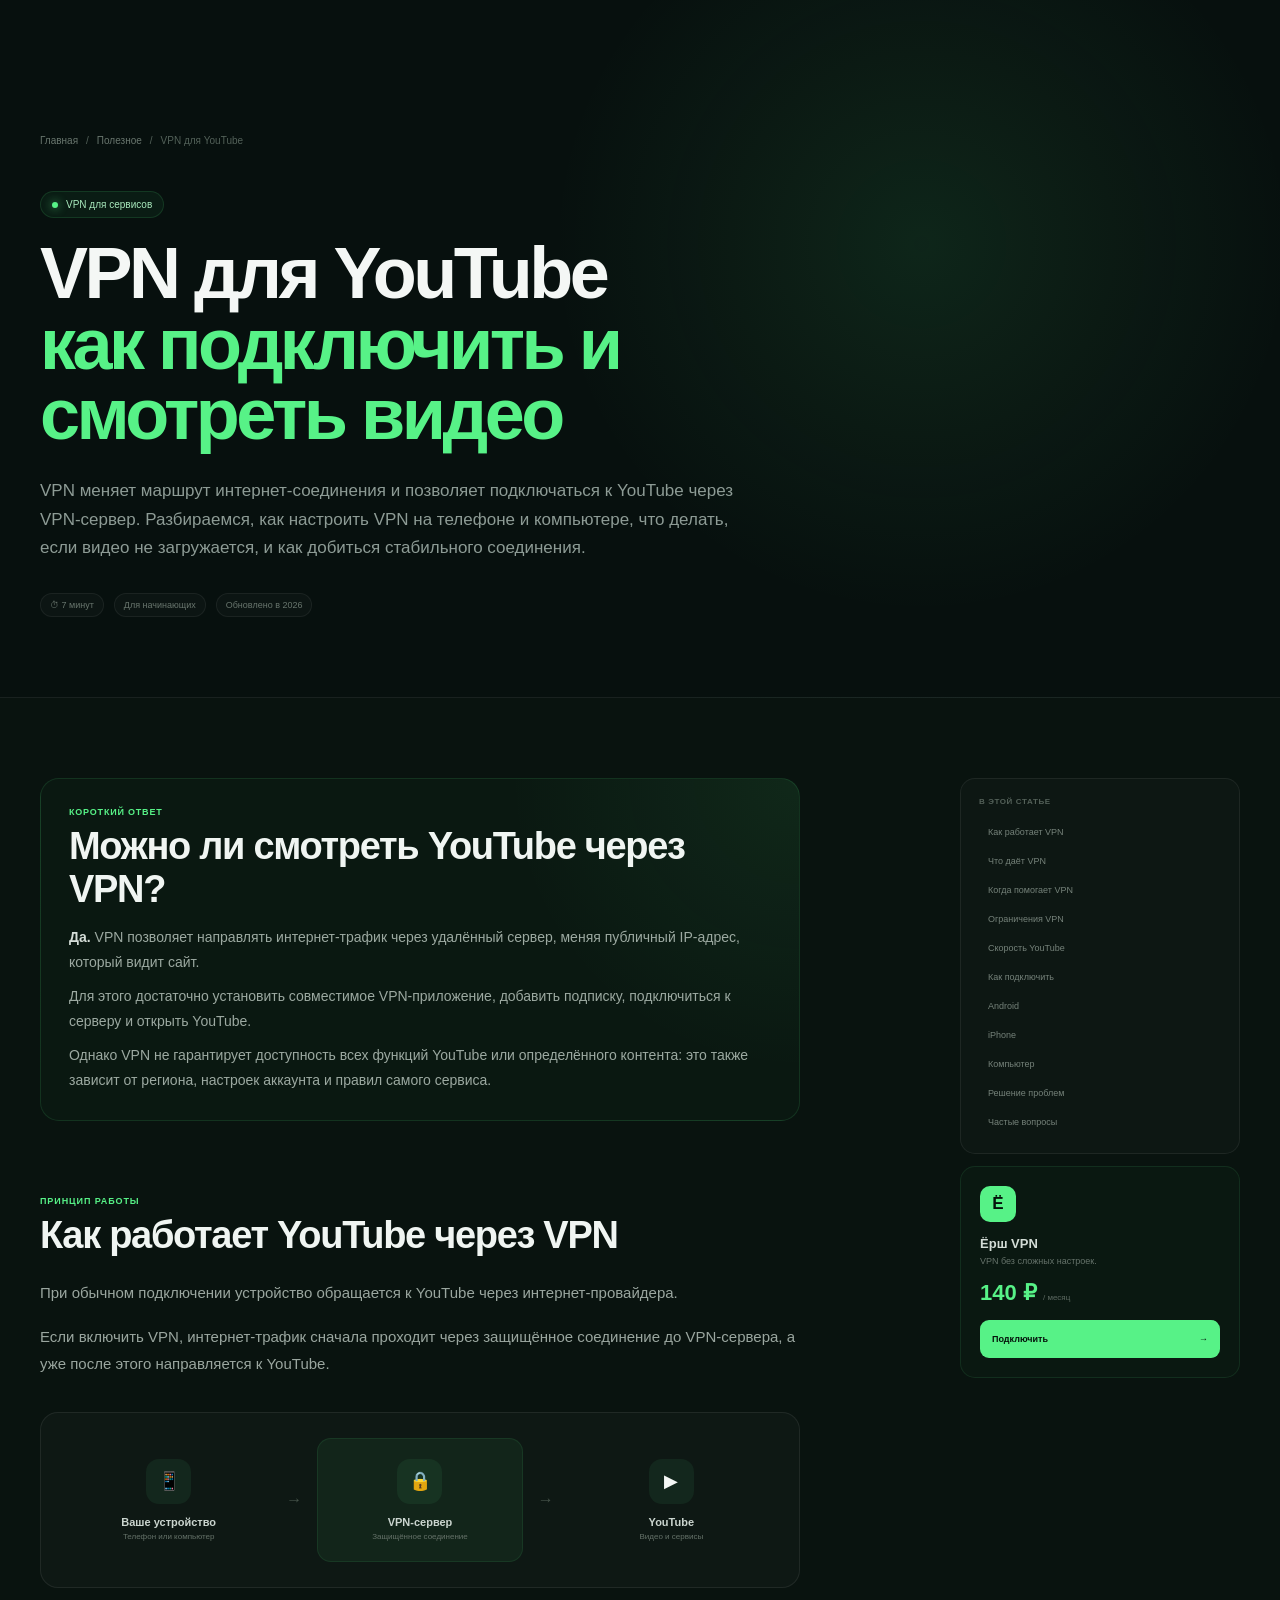
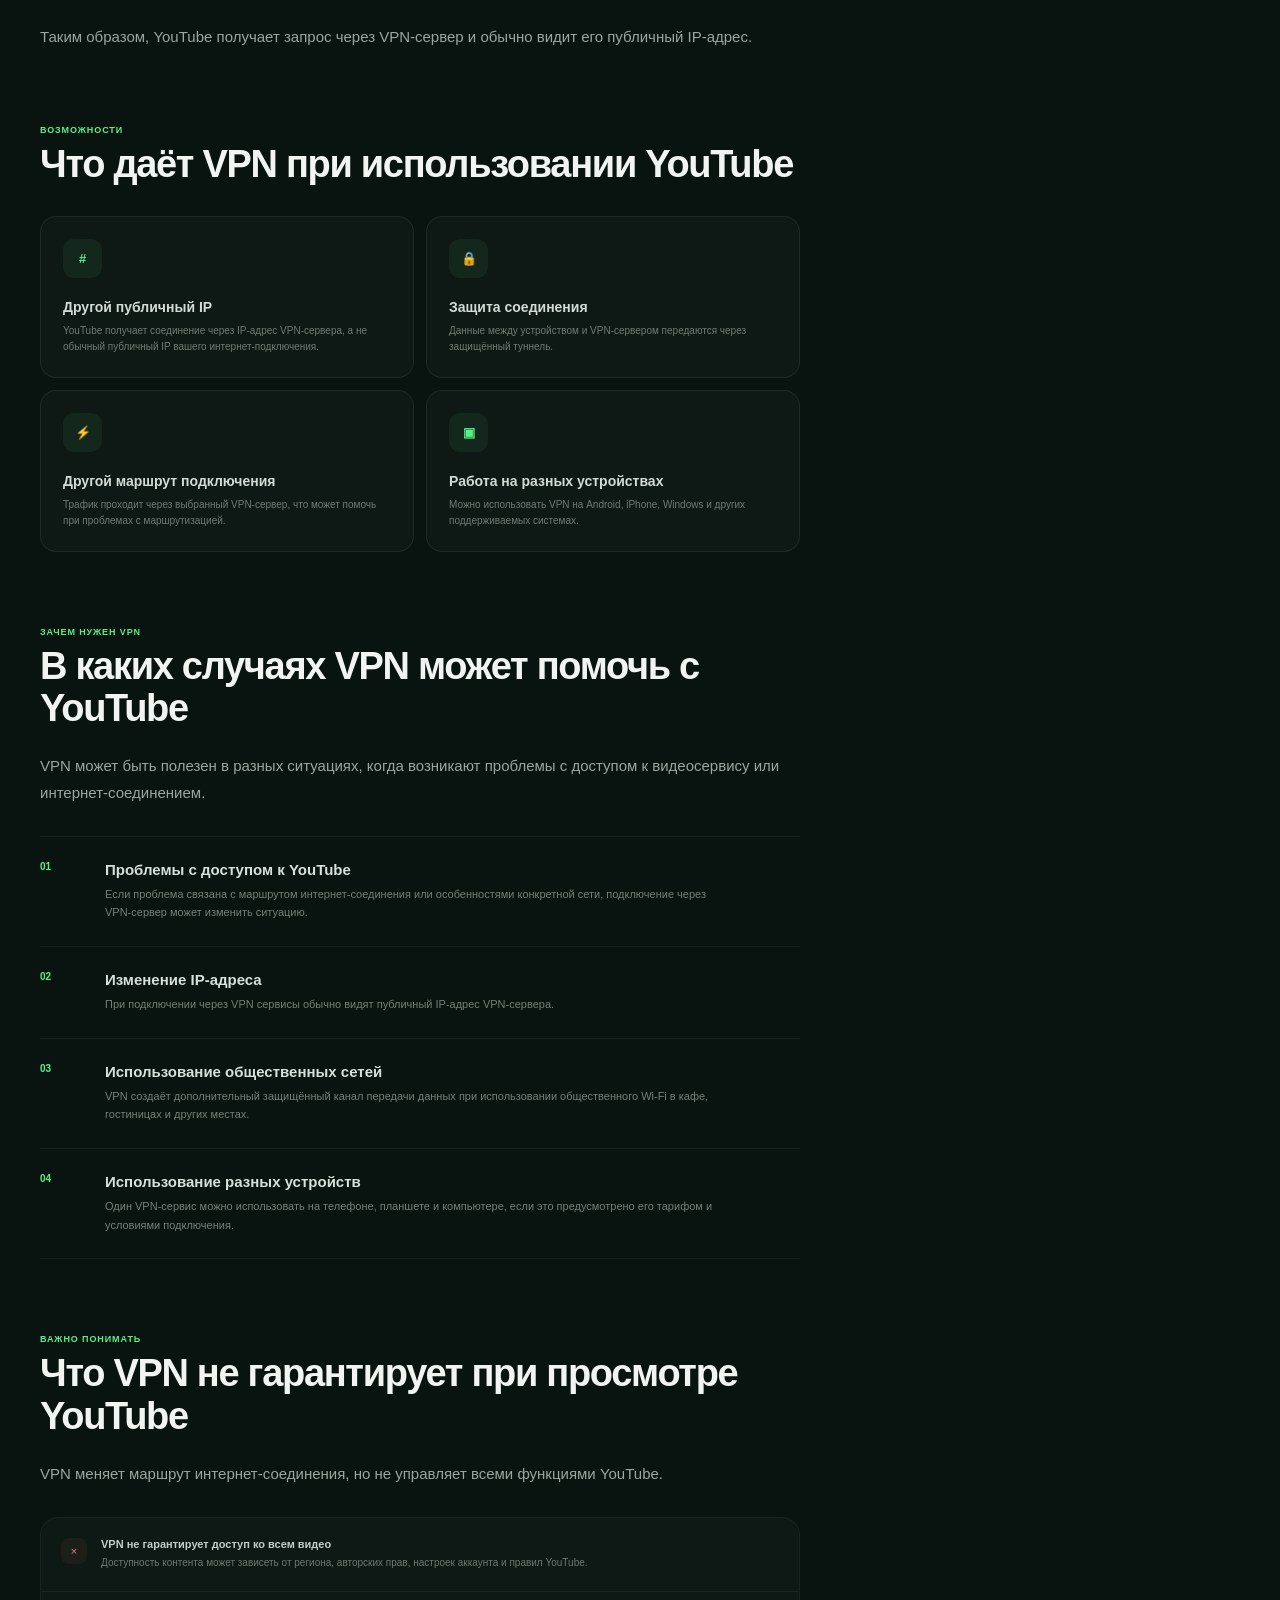
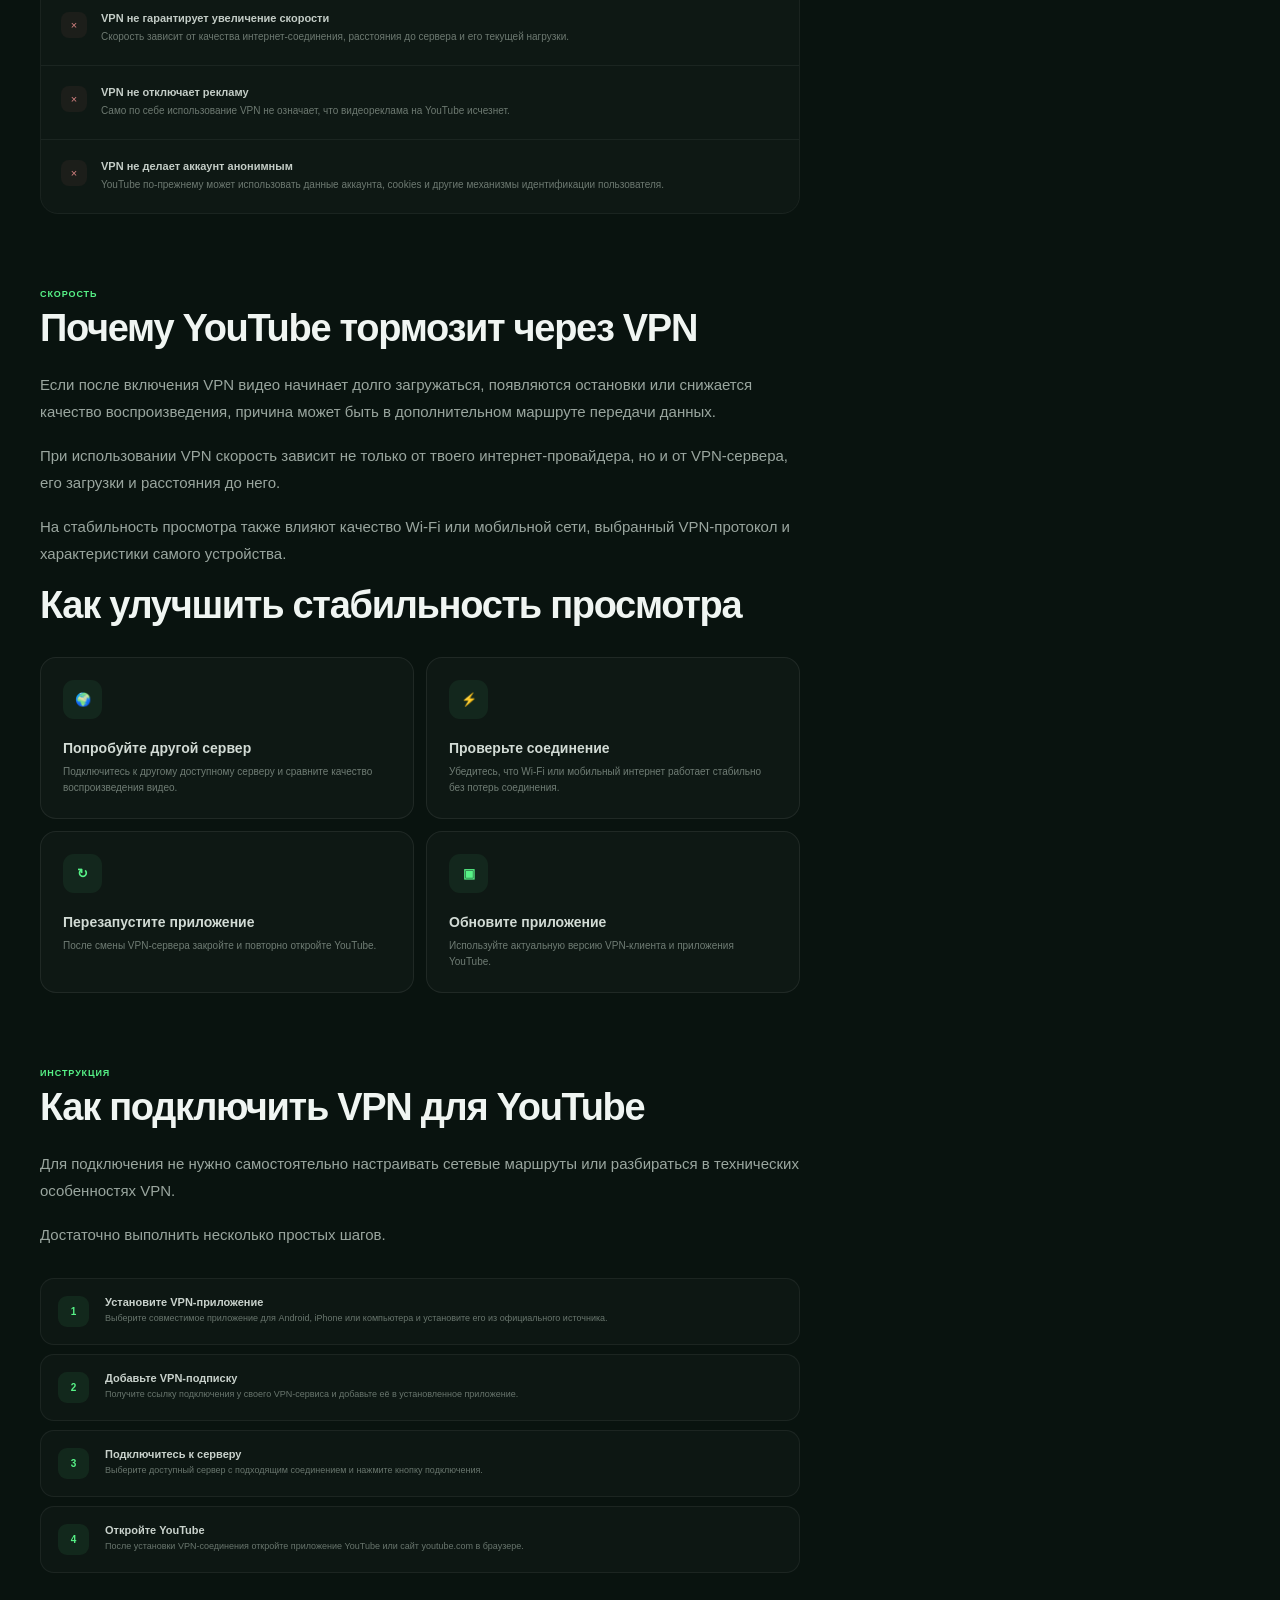
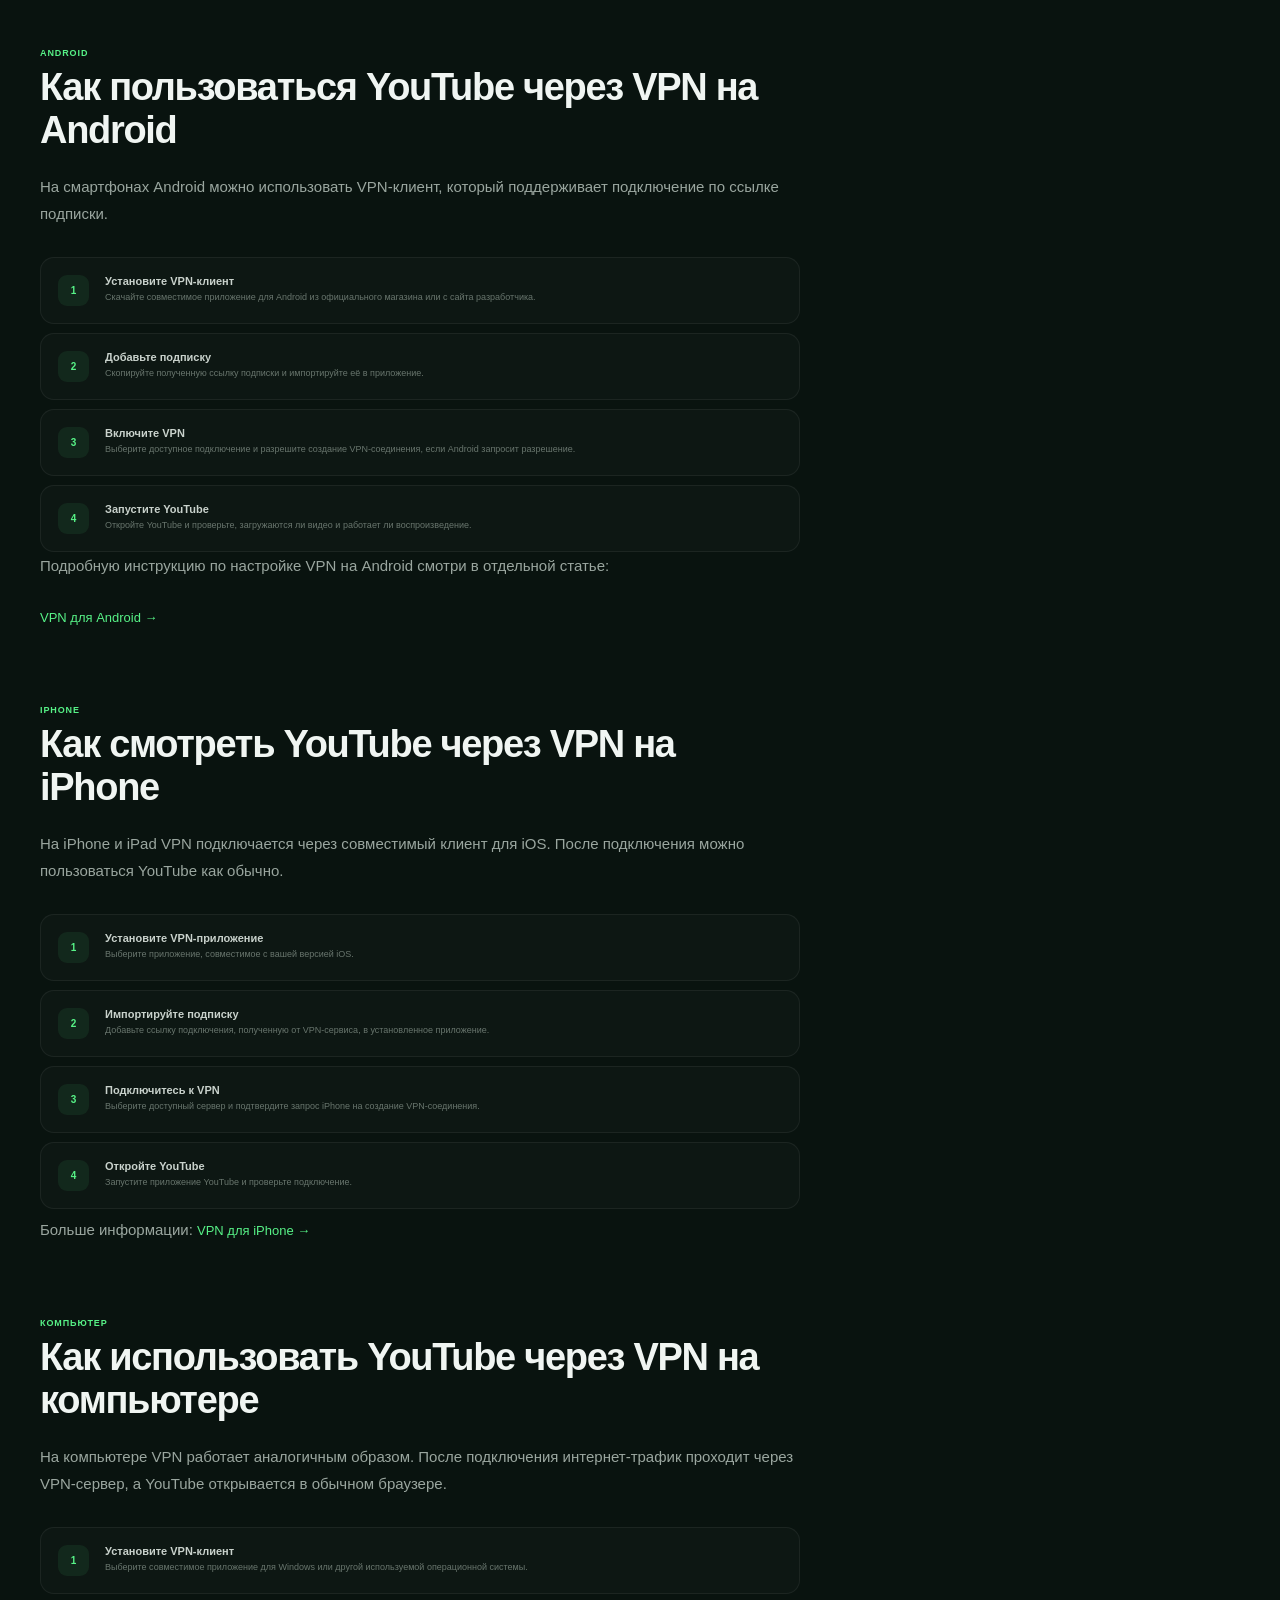
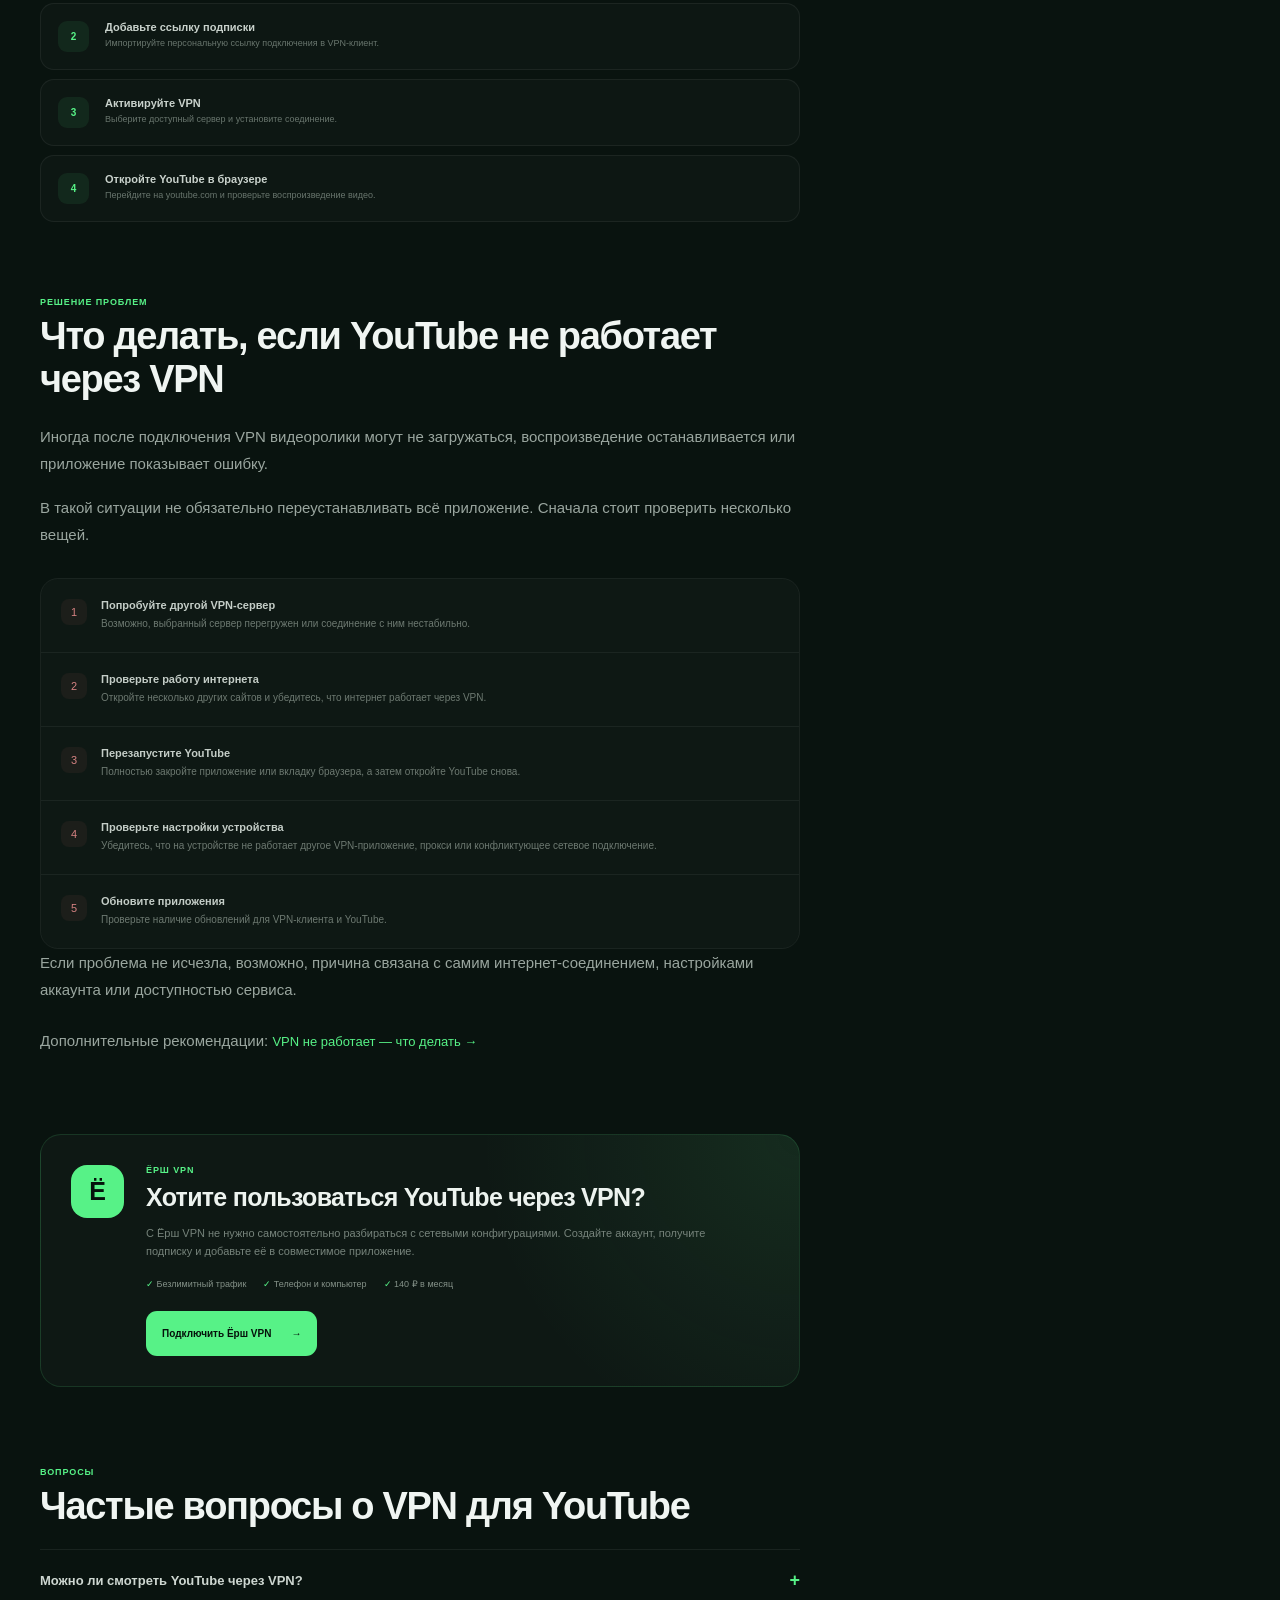
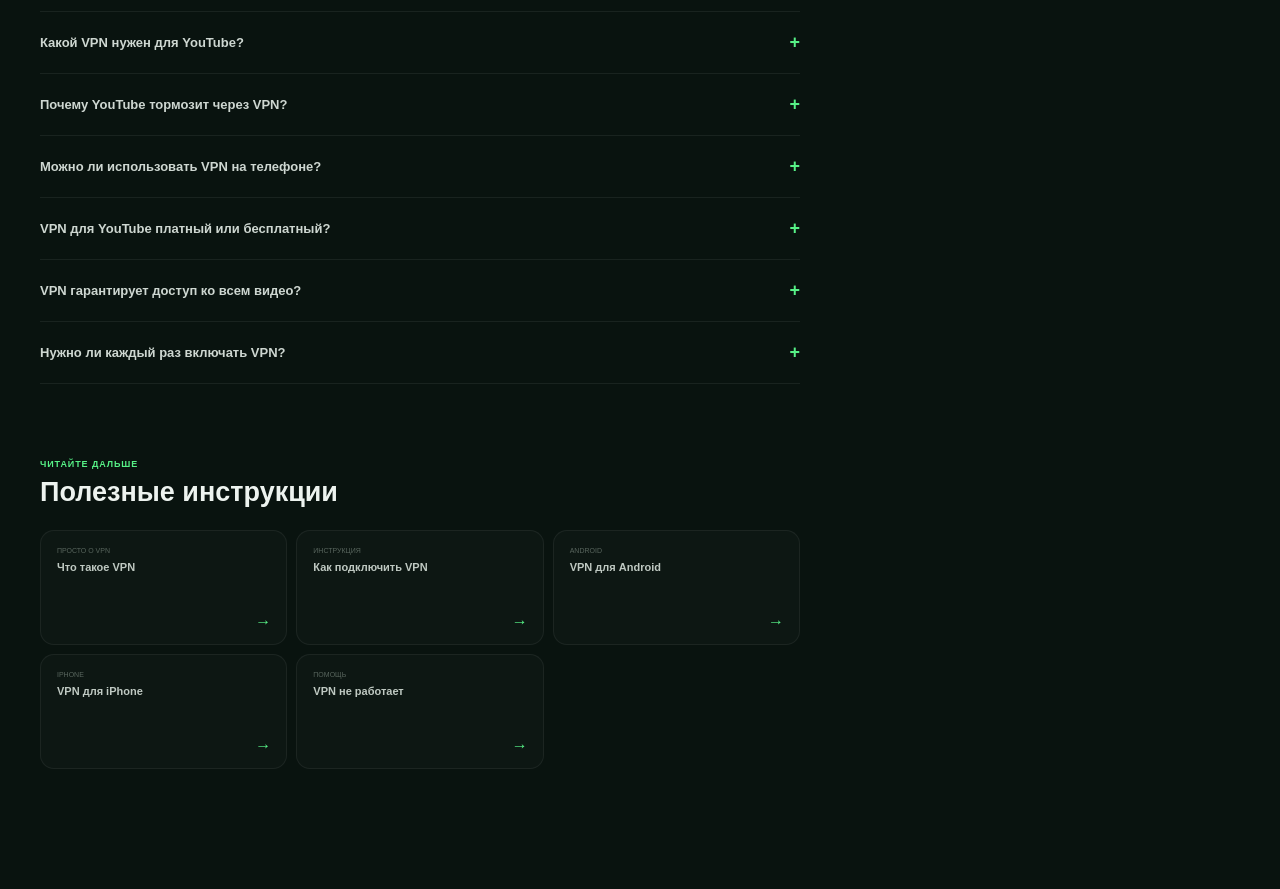
<file: Guides/vpn-dlya-youtube/index.html>
<!DOCTYPE html>
<html lang="ru">
<head>
    <meta charset="UTF-8">
    <meta name="viewport" content="width=device-width, initial-scale=1.0">
    <meta name="theme-color" content="#0b1220">

    <title>VPN для YouTube — как подключить и смотреть видео | Ёрш VPN</title>

    <meta name="description"
          content="Как использовать VPN для YouTube на Android, iPhone и компьютере. Инструкция по подключению, настройке и решению проблем с загрузкой видео.">

    <link rel="canonical" href="https://yorshvpn.ru/guides/vpn-dlya-youtube/">

    <link rel="stylesheet" href="/css/landing.css">
    <link rel="stylesheet" href="/css/guides.css">
</head>
<body>

<main class="guide-article-page">

    <!-- HERO -->
    <section class="guide-article-hero">
        <div class="landing-container">

            <nav class="guide-breadcrumbs" aria-label="Хлебные крошки">
                <a href="/">Главная</a>
                <span>/</span>
                <a href="/guides/">Полезное</a>
                <span>/</span>
                <span>VPN для YouTube</span>
            </nav>

            <div class="guide-article-hero-content">

                <div class="guide-article-label">
                    <span></span>
                    VPN для сервисов
                </div>

                <h1>
                    VPN для YouTube
                    <span>как подключить и смотреть видео</span>
                </h1>

                <p class="guide-article-lead">
                    VPN меняет маршрут интернет-соединения
                    и позволяет подключаться к YouTube
                    через VPN-сервер.

                    Разбираемся, как настроить VPN
                    на телефоне и компьютере, что делать,
                    если видео не загружается, и как
                    добиться стабильного соединения.
                </p>

                <div class="guide-article-meta">
                    <span>⏱ 7 минут</span>
                    <span>Для начинающих</span>
                    <span>Обновлено в 2026</span>
                </div>

            </div>
        </div>
    </section>


    <!-- ARTICLE -->
    <section class="guide-article-section">
        <div class="landing-container">

            <div class="guide-article-layout">

                <!-- CONTENT -->
                <article class="guide-article-content">


                    <!-- QUICK ANSWER -->
                    <section class="guide-content-section">
                        <div class="guide-answer-card">

                            <span class="guide-answer-label">
                                Короткий ответ
                            </span>

                            <h2>Можно ли смотреть YouTube через VPN?</h2>

                            <p>
                                <strong>Да.</strong>
                                VPN позволяет направлять интернет-трафик
                                через удалённый сервер, меняя публичный
                                IP-адрес, который видит сайт.
                            </p>

                            <p>
                                Для этого достаточно установить
                                совместимое VPN-приложение, добавить
                                подписку, подключиться к серверу
                                и открыть YouTube.
                            </p>

                            <p>
                                Однако VPN не гарантирует доступность
                                всех функций YouTube или определённого
                                контента: это также зависит от региона,
                                настроек аккаунта и правил самого сервиса.
                            </p>

                        </div>
                    </section>


                    <!-- HOW IT WORKS -->
                    <section class="guide-content-section" id="how-it-works">

                        <span class="guide-section-eyebrow">
                            Принцип работы
                        </span>

                        <h2>Как работает YouTube через VPN</h2>

                        <p>
                            При обычном подключении устройство
                            обращается к YouTube через интернет-провайдера.
                        </p>

                        <p>
                            Если включить VPN, интернет-трафик сначала
                            проходит через защищённое соединение
                            до VPN-сервера, а уже после этого
                            направляется к YouTube.
                        </p>

                        <!-- FLOW -->
                        <div class="vpn-flow">

                            <div class="vpn-flow-item">
                                <div class="vpn-flow-icon">📱</div>
                                <strong>Ваше устройство</strong>
                                <span>Телефон или компьютер</span>
                            </div>

                            <div class="vpn-flow-arrow">→</div>

                            <div class="vpn-flow-item vpn-flow-item-active">
                                <div class="vpn-flow-icon">🔒</div>
                                <strong>VPN-сервер</strong>
                                <span>Защищённое соединение</span>
                            </div>

                            <div class="vpn-flow-arrow">→</div>

                            <div class="vpn-flow-item">
                                <div class="vpn-flow-icon">▶</div>
                                <strong>YouTube</strong>
                                <span>Видео и сервисы</span>
                            </div>

                        </div>

                        <p>
                            Таким образом, YouTube получает запрос
                            через VPN-сервер и обычно видит его
                            публичный IP-адрес.
                        </p>

                    </section>


                    <!-- WHAT CHANGES -->
                    <section class="guide-content-section" id="what-changes">

                        <span class="guide-section-eyebrow">
                            Возможности
                        </span>

                        <h2>Что даёт VPN при использовании YouTube</h2>

                        <div class="guide-feature-grid">

                            <div class="guide-feature-card">
                                <div class="guide-feature-icon">#</div>

                                <h3>Другой публичный IP</h3>

                                <p>
                                    YouTube получает соединение
                                    через IP-адрес VPN-сервера,
                                    а не обычный публичный IP
                                    вашего интернет-подключения.
                                </p>
                            </div>


                            <div class="guide-feature-card">
                                <div class="guide-feature-icon">🔒</div>

                                <h3>Защита соединения</h3>

                                <p>
                                    Данные между устройством
                                    и VPN-сервером передаются
                                    через защищённый туннель.
                                </p>
                            </div>


                            <div class="guide-feature-card">
                                <div class="guide-feature-icon">⚡</div>

                                <h3>Другой маршрут подключения</h3>

                                <p>
                                    Трафик проходит через выбранный
                                    VPN-сервер, что может помочь
                                    при проблемах с маршрутизацией.
                                </p>
                            </div>


                            <div class="guide-feature-card">
                                <div class="guide-feature-icon">▣</div>

                                <h3>Работа на разных устройствах</h3>

                                <p>
                                    Можно использовать VPN
                                    на Android, iPhone, Windows
                                    и других поддерживаемых системах.
                                </p>
                            </div>

                        </div>
                    </section>


                    <!-- WHY -->
                    <section class="guide-content-section" id="why">

                        <span class="guide-section-eyebrow">
                            Зачем нужен VPN
                        </span>

                        <h2>В каких случаях VPN может помочь с YouTube</h2>

                        <p>
                            VPN может быть полезен в разных ситуациях,
                            когда возникают проблемы с доступом
                            к видеосервису или интернет-соединением.
                        </p>

                        <div class="guide-reasons">

                            <div class="guide-reason">
                                <span>01</span>

                                <div>
                                    <h3>Проблемы с доступом к YouTube</h3>

                                    <p>
                                        Если проблема связана
                                        с маршрутом интернет-соединения
                                        или особенностями конкретной сети,
                                        подключение через VPN-сервер
                                        может изменить ситуацию.
                                    </p>
                                </div>
                            </div>


                            <div class="guide-reason">
                                <span>02</span>

                                <div>
                                    <h3>Изменение IP-адреса</h3>

                                    <p>
                                        При подключении через VPN
                                        сервисы обычно видят публичный
                                        IP-адрес VPN-сервера.
                                    </p>
                                </div>
                            </div>


                            <div class="guide-reason">
                                <span>03</span>

                                <div>
                                    <h3>Использование общественных сетей</h3>

                                    <p>
                                        VPN создаёт дополнительный
                                        защищённый канал передачи данных
                                        при использовании общественного
                                        Wi-Fi в кафе, гостиницах
                                        и других местах.
                                    </p>
                                </div>
                            </div>


                            <div class="guide-reason">
                                <span>04</span>

                                <div>
                                    <h3>Использование разных устройств</h3>

                                    <p>
                                        Один VPN-сервис можно использовать
                                        на телефоне, планшете и компьютере,
                                        если это предусмотрено его тарифом
                                        и условиями подключения.
                                    </p>
                                </div>
                            </div>

                        </div>
                    </section>


                    <!-- LIMITATIONS -->
                    <section class="guide-content-section" id="limitations">

                        <span class="guide-section-eyebrow">
                            Важно понимать
                        </span>

                        <h2>Что VPN не гарантирует при просмотре YouTube</h2>

                        <p>
                            VPN меняет маршрут интернет-соединения,
                            но не управляет всеми функциями YouTube.
                        </p>

                        <div class="guide-warning-card">

                            <div class="guide-warning-item">
                                <span>×</span>

                                <div>
                                    <strong>VPN не гарантирует доступ ко всем видео</strong>

                                    <p>
                                        Доступность контента может зависеть
                                        от региона, авторских прав,
                                        настроек аккаунта и правил YouTube.
                                    </p>
                                </div>
                            </div>


                            <div class="guide-warning-item">
                                <span>×</span>

                                <div>
                                    <strong>VPN не гарантирует увеличение скорости</strong>

                                    <p>
                                        Скорость зависит от качества
                                        интернет-соединения, расстояния
                                        до сервера и его текущей нагрузки.
                                    </p>
                                </div>
                            </div>


                            <div class="guide-warning-item">
                                <span>×</span>

                                <div>
                                    <strong>VPN не отключает рекламу</strong>

                                    <p>
                                        Само по себе использование VPN
                                        не означает, что видеореклама
                                        на YouTube исчезнет.
                                    </p>
                                </div>
                            </div>


                            <div class="guide-warning-item">
                                <span>×</span>

                                <div>
                                    <strong>VPN не делает аккаунт анонимным</strong>

                                    <p>
                                        YouTube по-прежнему может
                                        использовать данные аккаунта,
                                        cookies и другие механизмы
                                        идентификации пользователя.
                                    </p>
                                </div>
                            </div>

                        </div>
                    </section>


                    <!-- SPEED -->
                    <section class="guide-content-section" id="speed">

                        <span class="guide-section-eyebrow">
                            Скорость
                        </span>

                        <h2>Почему YouTube тормозит через VPN</h2>

                        <p>
                            Если после включения VPN видео начинает
                            долго загружаться, появляются остановки
                            или снижается качество воспроизведения,
                            причина может быть в дополнительном
                            маршруте передачи данных.
                        </p>

                        <p>
                            При использовании VPN скорость зависит
                            не только от твоего интернет-провайдера,
                            но и от VPN-сервера, его загрузки
                            и расстояния до него.
                        </p>

                        <p>
                            На стабильность просмотра также влияют
                            качество Wi-Fi или мобильной сети,
                            выбранный VPN-протокол и характеристики
                            самого устройства.
                        </p>

                        <h2>Как улучшить стабильность просмотра</h2>

                        <div class="guide-feature-grid">

                            <div class="guide-feature-card">
                                <div class="guide-feature-icon">🌍</div>

                                <h3>Попробуйте другой сервер</h3>

                                <p>
                                    Подключитесь к другому доступному
                                    серверу и сравните качество
                                    воспроизведения видео.
                                </p>
                            </div>


                            <div class="guide-feature-card">
                                <div class="guide-feature-icon">⚡</div>

                                <h3>Проверьте соединение</h3>

                                <p>
                                    Убедитесь, что Wi-Fi или мобильный
                                    интернет работает стабильно
                                    без потерь соединения.
                                </p>
                            </div>


                            <div class="guide-feature-card">
                                <div class="guide-feature-icon">↻</div>

                                <h3>Перезапустите приложение</h3>

                                <p>
                                    После смены VPN-сервера
                                    закройте и повторно откройте
                                    YouTube.
                                </p>
                            </div>


                            <div class="guide-feature-card">
                                <div class="guide-feature-icon">▣</div>

                                <h3>Обновите приложение</h3>

                                <p>
                                    Используйте актуальную версию
                                    VPN-клиента и приложения YouTube.
                                </p>
                            </div>

                        </div>

                    </section>


                    <!-- HOW TO USE -->
                    <section class="guide-content-section" id="start">

                        <span class="guide-section-eyebrow">
                            Инструкция
                        </span>

                        <h2>Как подключить VPN для YouTube</h2>

                        <p>
                            Для подключения не нужно самостоятельно
                            настраивать сетевые маршруты или разбираться
                            в технических особенностях VPN.
                        </p>

                        <p>
                            Достаточно выполнить несколько простых шагов.
                        </p>

                        <div class="guide-simple-steps">

                            <div class="guide-simple-step">
                                <span>1</span>

                                <div>
                                    <strong>Установите VPN-приложение</strong>

                                    <p>
                                        Выберите совместимое приложение
                                        для Android, iPhone или компьютера
                                        и установите его из официального
                                        источника.
                                    </p>
                                </div>
                            </div>


                            <div class="guide-simple-step">
                                <span>2</span>

                                <div>
                                    <strong>Добавьте VPN-подписку</strong>

                                    <p>
                                        Получите ссылку подключения
                                        у своего VPN-сервиса и добавьте
                                        её в установленное приложение.
                                    </p>
                                </div>
                            </div>


                            <div class="guide-simple-step">
                                <span>3</span>

                                <div>
                                    <strong>Подключитесь к серверу</strong>

                                    <p>
                                        Выберите доступный сервер
                                        с подходящим соединением
                                        и нажмите кнопку подключения.
                                    </p>
                                </div>
                            </div>


                            <div class="guide-simple-step">
                                <span>4</span>

                                <div>
                                    <strong>Откройте YouTube</strong>

                                    <p>
                                        После установки VPN-соединения
                                        откройте приложение YouTube
                                        или сайт youtube.com
                                        в браузере.
                                    </p>
                                </div>
                            </div>

                        </div>
                    </section>


                    <!-- ANDROID -->
                    <section class="guide-content-section" id="android">

                        <span class="guide-section-eyebrow">
                            Android
                        </span>

                        <h2>Как пользоваться YouTube через VPN на Android</h2>

                        <p>
                            На смартфонах Android можно использовать
                            VPN-клиент, который поддерживает
                            подключение по ссылке подписки.
                        </p>

                        <div class="guide-simple-steps">

                            <div class="guide-simple-step">
                                <span>1</span>

                                <div>
                                    <strong>Установите VPN-клиент</strong>

                                    <p>
                                        Скачайте совместимое приложение
                                        для Android из официального
                                        магазина или с сайта разработчика.
                                    </p>
                                </div>
                            </div>


                            <div class="guide-simple-step">
                                <span>2</span>

                                <div>
                                    <strong>Добавьте подписку</strong>

                                    <p>
                                        Скопируйте полученную ссылку
                                        подписки и импортируйте её
                                        в приложение.
                                    </p>
                                </div>
                            </div>


                            <div class="guide-simple-step">
                                <span>3</span>

                                <div>
                                    <strong>Включите VPN</strong>

                                    <p>
                                        Выберите доступное подключение
                                        и разрешите создание VPN-соединения,
                                        если Android запросит разрешение.
                                    </p>
                                </div>
                            </div>


                            <div class="guide-simple-step">
                                <span>4</span>

                                <div>
                                    <strong>Запустите YouTube</strong>

                                    <p>
                                        Откройте YouTube и проверьте,
                                        загружаются ли видео
                                        и работает ли воспроизведение.
                                    </p>
                                </div>
                            </div>

                        </div>

                        <p>
                            Подробную инструкцию по настройке VPN
                            на Android смотри в отдельной статье:
                        </p>

                        <p>
                            <a href="/guides/vpn-dlya-android/" class="text-link">
                                VPN для Android →
                            </a>
                        </p>

                    </section>


                    <!-- IPHONE -->
                    <section class="guide-content-section" id="iphone">

                        <span class="guide-section-eyebrow">
                            iPhone
                        </span>

                        <h2>Как смотреть YouTube через VPN на iPhone</h2>

                        <p>
                            На iPhone и iPad VPN подключается
                            через совместимый клиент для iOS.
                            После подключения можно пользоваться
                            YouTube как обычно.
                        </p>

                        <div class="guide-simple-steps">

                            <div class="guide-simple-step">
                                <span>1</span>

                                <div>
                                    <strong>Установите VPN-приложение</strong>

                                    <p>
                                        Выберите приложение,
                                        совместимое с вашей версией iOS.
                                    </p>
                                </div>
                            </div>


                            <div class="guide-simple-step">
                                <span>2</span>

                                <div>
                                    <strong>Импортируйте подписку</strong>

                                    <p>
                                        Добавьте ссылку подключения,
                                        полученную от VPN-сервиса,
                                        в установленное приложение.
                                    </p>
                                </div>
                            </div>


                            <div class="guide-simple-step">
                                <span>3</span>

                                <div>
                                    <strong>Подключитесь к VPN</strong>

                                    <p>
                                        Выберите доступный сервер
                                        и подтвердите запрос iPhone
                                        на создание VPN-соединения.
                                    </p>
                                </div>
                            </div>


                            <div class="guide-simple-step">
                                <span>4</span>

                                <div>
                                    <strong>Откройте YouTube</strong>

                                    <p>
                                        Запустите приложение YouTube
                                        и проверьте подключение.
                                    </p>
                                </div>
                            </div>

                        </div>

                        <p>
                            Больше информации:
                            <a href="/guides/vpn-dlya-iphone/" class="text-link">
                                VPN для iPhone →
                            </a>
                        </p>

                    </section>


                    <!-- WINDOWS -->
                    <section class="guide-content-section" id="windows">

                        <span class="guide-section-eyebrow">
                            Компьютер
                        </span>

                        <h2>Как использовать YouTube через VPN на компьютере</h2>

                        <p>
                            На компьютере VPN работает аналогичным
                            образом. После подключения интернет-трафик
                            проходит через VPN-сервер, а YouTube
                            открывается в обычном браузере.
                        </p>

                        <div class="guide-simple-steps">

                            <div class="guide-simple-step">
                                <span>1</span>

                                <div>
                                    <strong>Установите VPN-клиент</strong>

                                    <p>
                                        Выберите совместимое приложение
                                        для Windows или другой
                                        используемой операционной системы.
                                    </p>
                                </div>
                            </div>


                            <div class="guide-simple-step">
                                <span>2</span>

                                <div>
                                    <strong>Добавьте ссылку подписки</strong>

                                    <p>
                                        Импортируйте персональную
                                        ссылку подключения в VPN-клиент.
                                    </p>
                                </div>
                            </div>


                            <div class="guide-simple-step">
                                <span>3</span>

                                <div>
                                    <strong>Активируйте VPN</strong>

                                    <p>
                                        Выберите доступный сервер
                                        и установите соединение.
                                    </p>
                                </div>
                            </div>


                            <div class="guide-simple-step">
                                <span>4</span>

                                <div>
                                    <strong>Откройте YouTube в браузере</strong>

                                    <p>
                                        Перейдите на youtube.com
                                        и проверьте воспроизведение видео.
                                    </p>
                                </div>
                            </div>

                        </div>

                    </section>


                    <!-- TROUBLESHOOTING -->
                    <section class="guide-content-section" id="problems">

                        <span class="guide-section-eyebrow">
                            Решение проблем
                        </span>

                        <h2>Что делать, если YouTube не работает через VPN</h2>

                        <p>
                            Иногда после подключения VPN
                            видеоролики могут не загружаться,
                            воспроизведение останавливается
                            или приложение показывает ошибку.
                        </p>

                        <p>
                            В такой ситуации не обязательно
                            переустанавливать всё приложение.
                            Сначала стоит проверить несколько вещей.
                        </p>

                        <div class="guide-warning-card">

                            <div class="guide-warning-item">
                                <span>1</span>

                                <div>
                                    <strong>Попробуйте другой VPN-сервер</strong>

                                    <p>
                                        Возможно, выбранный сервер
                                        перегружен или соединение
                                        с ним нестабильно.
                                    </p>
                                </div>
                            </div>


                            <div class="guide-warning-item">
                                <span>2</span>

                                <div>
                                    <strong>Проверьте работу интернета</strong>

                                    <p>
                                        Откройте несколько других сайтов
                                        и убедитесь, что интернет
                                        работает через VPN.
                                    </p>
                                </div>
                            </div>


                            <div class="guide-warning-item">
                                <span>3</span>

                                <div>
                                    <strong>Перезапустите YouTube</strong>

                                    <p>
                                        Полностью закройте приложение
                                        или вкладку браузера,
                                        а затем откройте YouTube снова.
                                    </p>
                                </div>
                            </div>


                            <div class="guide-warning-item">
                                <span>4</span>

                                <div>
                                    <strong>Проверьте настройки устройства</strong>

                                    <p>
                                        Убедитесь, что на устройстве
                                        не работает другое VPN-приложение,
                                        прокси или конфликтующее
                                        сетевое подключение.
                                    </p>
                                </div>
                            </div>


                            <div class="guide-warning-item">
                                <span>5</span>

                                <div>
                                    <strong>Обновите приложения</strong>

                                    <p>
                                        Проверьте наличие обновлений
                                        для VPN-клиента и YouTube.
                                    </p>
                                </div>
                            </div>

                        </div>

                        <p>
                            Если проблема не исчезла, возможно,
                            причина связана с самим интернет-соединением,
                            настройками аккаунта или доступностью сервиса.
                        </p>

                        <p>
                            Дополнительные рекомендации:
                            <a href="/guides/vpn-ne-rabotaet/" class="text-link">
                                VPN не работает — что делать →
                            </a>
                        </p>

                    </section>


                    <!-- YORSH -->
                    <section class="guide-product-card">

                        <div class="guide-product-logo">Ё</div>

                        <div class="guide-product-content">

                            <span class="guide-section-eyebrow">
                                Ёрш VPN
                            </span>

                            <h2>Хотите пользоваться YouTube через VPN?</h2>

                            <p>
                                С Ёрш VPN не нужно самостоятельно
                                разбираться с сетевыми конфигурациями.

                                Создайте аккаунт, получите подписку
                                и добавьте её в совместимое приложение.
                            </p>

                            <div class="guide-product-features">
                                <span>✓ Безлимитный трафик</span>
                                <span>✓ Телефон и компьютер</span>
                                <span>✓ 140 ₽ в месяц</span>
                            </div>

                            <a href="https://cabinet.yorshvpn.ru/"
                               class="guide-product-button">
                                Подключить Ёрш VPN
                                <span>→</span>
                            </a>

                        </div>
                    </section>


                    <!-- FAQ -->
                    <section class="guide-content-section" id="faq">

                        <span class="guide-section-eyebrow">
                            Вопросы
                        </span>

                        <h2>Частые вопросы о VPN для YouTube</h2>

                        <div class="guide-faq">

                            <details>
                                <summary>
                                    Можно ли смотреть YouTube через VPN?
                                    <span>+</span>
                                </summary>

                                <p>
                                    Да. После подключения VPN
                                    интернет-трафик проходит через
                                    VPN-сервер. YouTube открывается
                                    через установленное соединение.
                                    Однако доступность отдельных
                                    материалов может зависеть
                                    от региона и правил платформы.
                                </p>
                            </details>


                            <details>
                                <summary>
                                    Какой VPN нужен для YouTube?
                                    <span>+</span>
                                </summary>

                                <p>
                                    Подойдёт VPN-сервис с поддержкой
                                    вашего устройства и стабильными
                                    серверами. Важно, чтобы приложение
                                    корректно работало с используемой
                                    операционной системой.
                                </p>
                            </details>


                            <details>
                                <summary>
                                    Почему YouTube тормозит через VPN?
                                    <span>+</span>
                                </summary>

                                <p>
                                    Причиной может быть расстояние
                                    до VPN-сервера, его загрузка,
                                    качество соединения или особенности
                                    выбранного протокола.
                                    Попробуйте другой сервер.
                                </p>
                            </details>


                            <details>
                                <summary>
                                    Можно ли использовать VPN на телефоне?
                                    <span>+</span>
                                </summary>

                                <p>
                                    Да. VPN можно использовать
                                    на Android и iPhone.
                                    Для этого понадобится
                                    совместимое приложение
                                    и ссылка подключения.
                                </p>
                            </details>


                            <details>
                                <summary>
                                    VPN для YouTube платный или бесплатный?
                                    <span>+</span>
                                </summary>

                                <p>
                                    Существуют как бесплатные,
                                    так и платные VPN-сервисы.
                                    У бесплатных вариантов могут быть
                                    ограничения по скорости,
                                    трафику и доступным серверам.
                                </p>
                            </details>


                            <details>
                                <summary>
                                    VPN гарантирует доступ ко всем видео?
                                    <span>+</span>
                                </summary>

                                <p>
                                    Нет. VPN меняет маршрут соединения
                                    и публичный IP-адрес, но не отменяет
                                    региональные ограничения,
                                    авторские права и правила YouTube.
                                </p>
                            </details>


                            <details>
                                <summary>
                                    Нужно ли каждый раз включать VPN?
                                    <span>+</span>
                                </summary>

                                <p>
                                    VPN можно включать и выключать
                                    самостоятельно. Некоторые приложения
                                    также поддерживают автоматическое
                                    подключение при запуске устройства.
                                </p>
                            </details>

                        </div>
                    </section>


                    <!-- RELATED -->
                    <section class="guide-related">

                        <span class="guide-section-eyebrow">
                            Читайте дальше
                        </span>

                        <h2>Полезные инструкции</h2>

                        <div class="guide-related-grid">

                            <a href="/guides/chto-takoe-vpn/">
                                <span>Просто о VPN</span>
                                <strong>Что такое VPN</strong>
                                <i>→</i>
                            </a>


                            <a href="/guides/kak-podklyuchit-vpn/">
                                <span>Инструкция</span>
                                <strong>Как подключить VPN</strong>
                                <i>→</i>
                            </a>


                            <a href="/guides/vpn-dlya-android/">
                                <span>Android</span>
                                <strong>VPN для Android</strong>
                                <i>→</i>
                            </a>


                            <a href="/guides/vpn-dlya-iphone/">
                                <span>iPhone</span>
                                <strong>VPN для iPhone</strong>
                                <i>→</i>
                            </a>


                            <a href="/guides/vpn-ne-rabotaet/">
                                <span>Помощь</span>
                                <strong>VPN не работает</strong>
                                <i>→</i>
                            </a>

                        </div>
                    </section>

                </article>


                <!-- SIDEBAR -->
                <aside class="guide-article-sidebar">

                    <div class="guide-toc">

                        <span class="guide-toc-title">
                            В этой статье
                        </span>

                        <a href="#how-it-works">Как работает VPN</a>
                        <a href="#what-changes">Что даёт VPN</a>
                        <a href="#why">Когда помогает VPN</a>
                        <a href="#limitations">Ограничения VPN</a>
                        <a href="#speed">Скорость YouTube</a>
                        <a href="#start">Как подключить</a>
                        <a href="#android">Android</a>
                        <a href="#iphone">iPhone</a>
                        <a href="#windows">Компьютер</a>
                        <a href="#problems">Решение проблем</a>
                        <a href="#faq">Частые вопросы</a>

                    </div>


                    <div class="guide-sidebar-cta">

                        <div class="guide-sidebar-logo">Ё</div>

                        <strong>Ёрш VPN</strong>

                        <p>VPN без сложных настроек.</p>

                        <div class="guide-sidebar-price">
                            140 ₽
                            <span>/ месяц</span>
                        </div>

                        <a href="https://cabinet.yorshvpn.ru/">
                            Подключить
                            <span>→</span>
                        </a>

                    </div>

                </aside>

            </div>
        </div>
    </section>

</main>

</body>
</html>
</file>
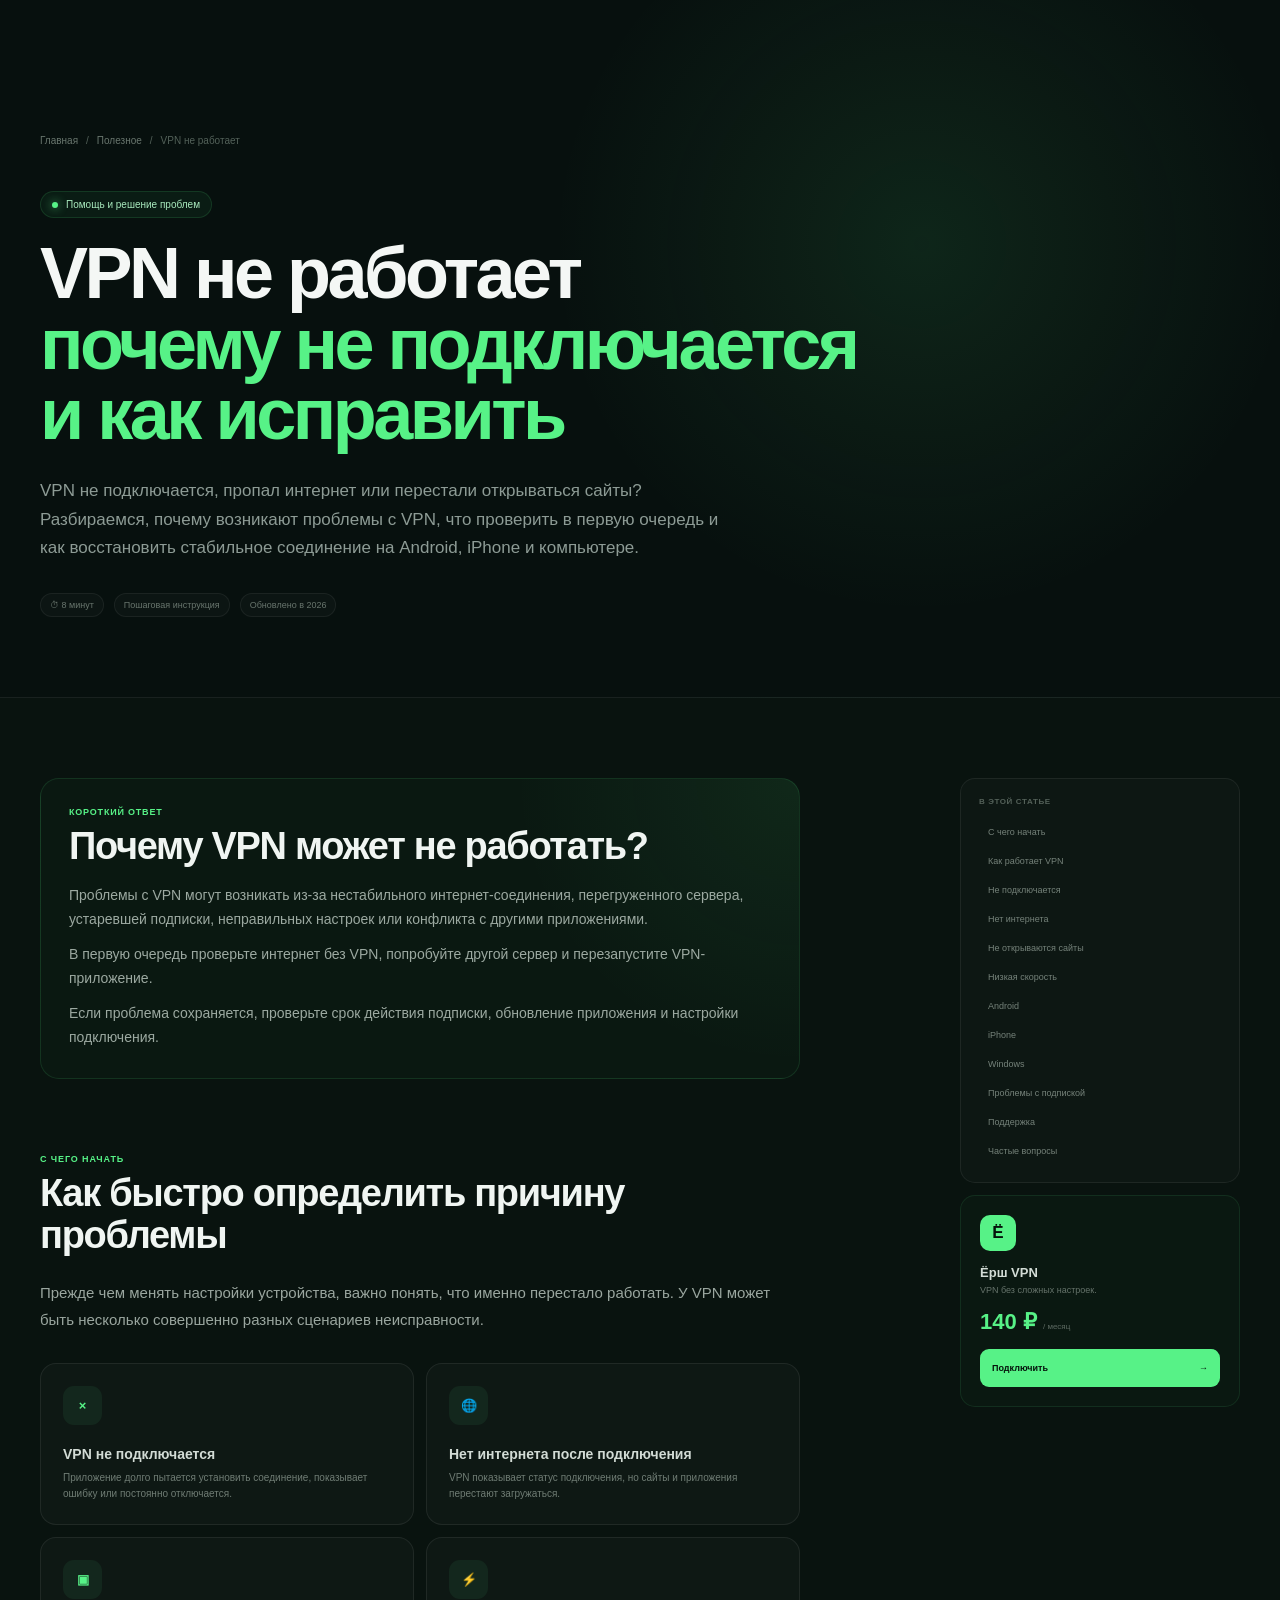
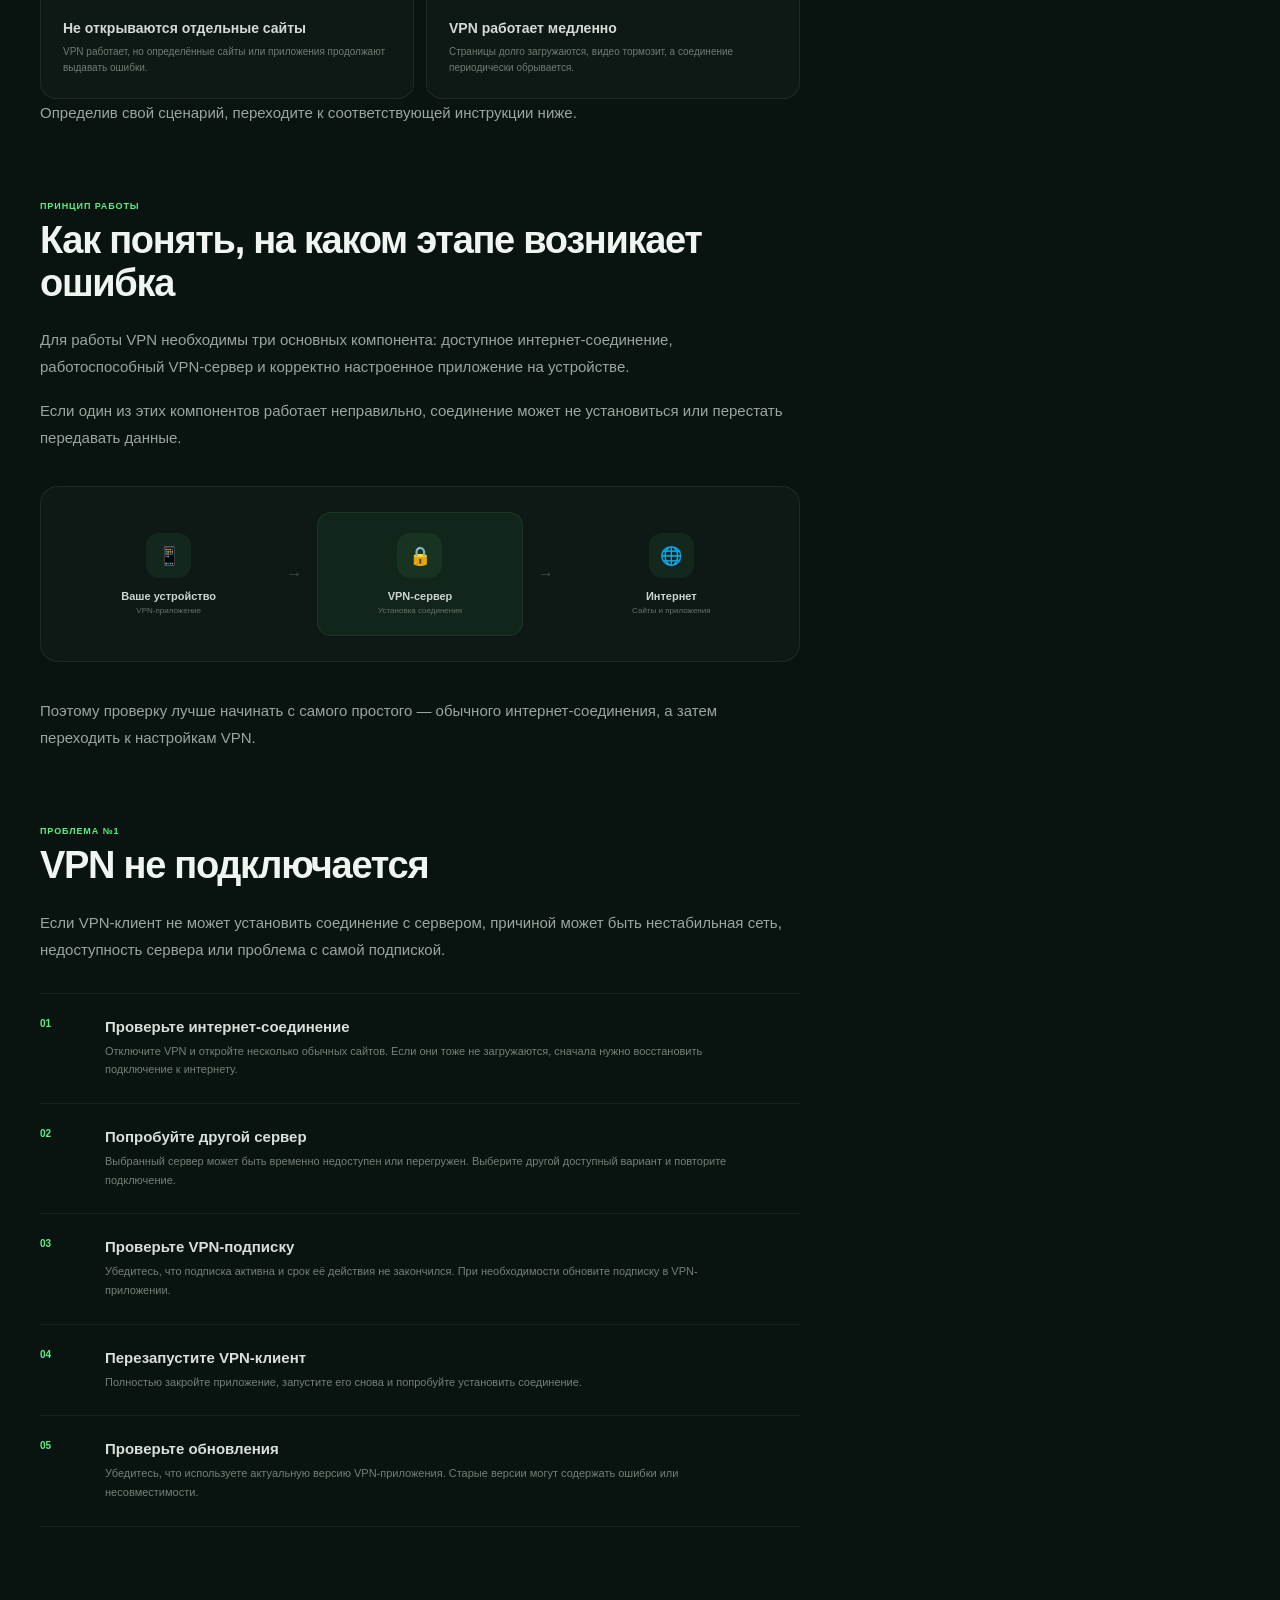
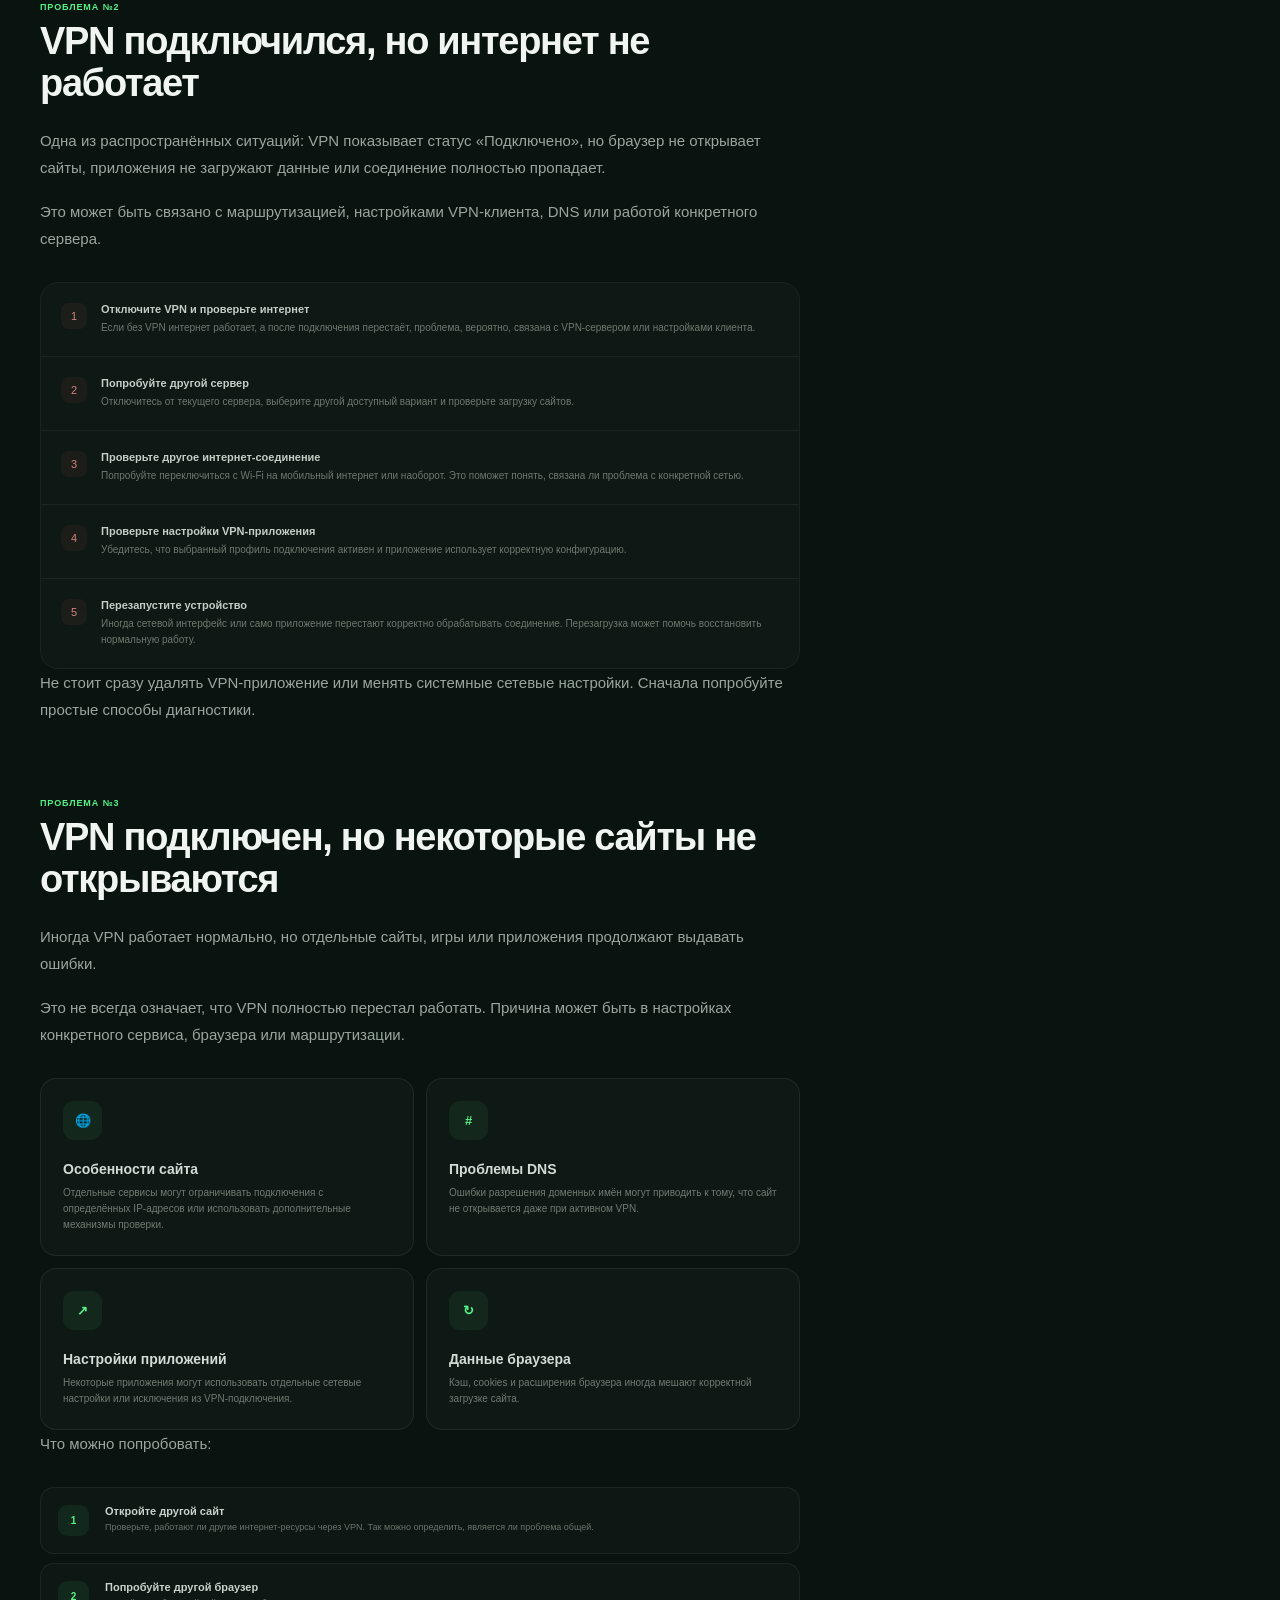
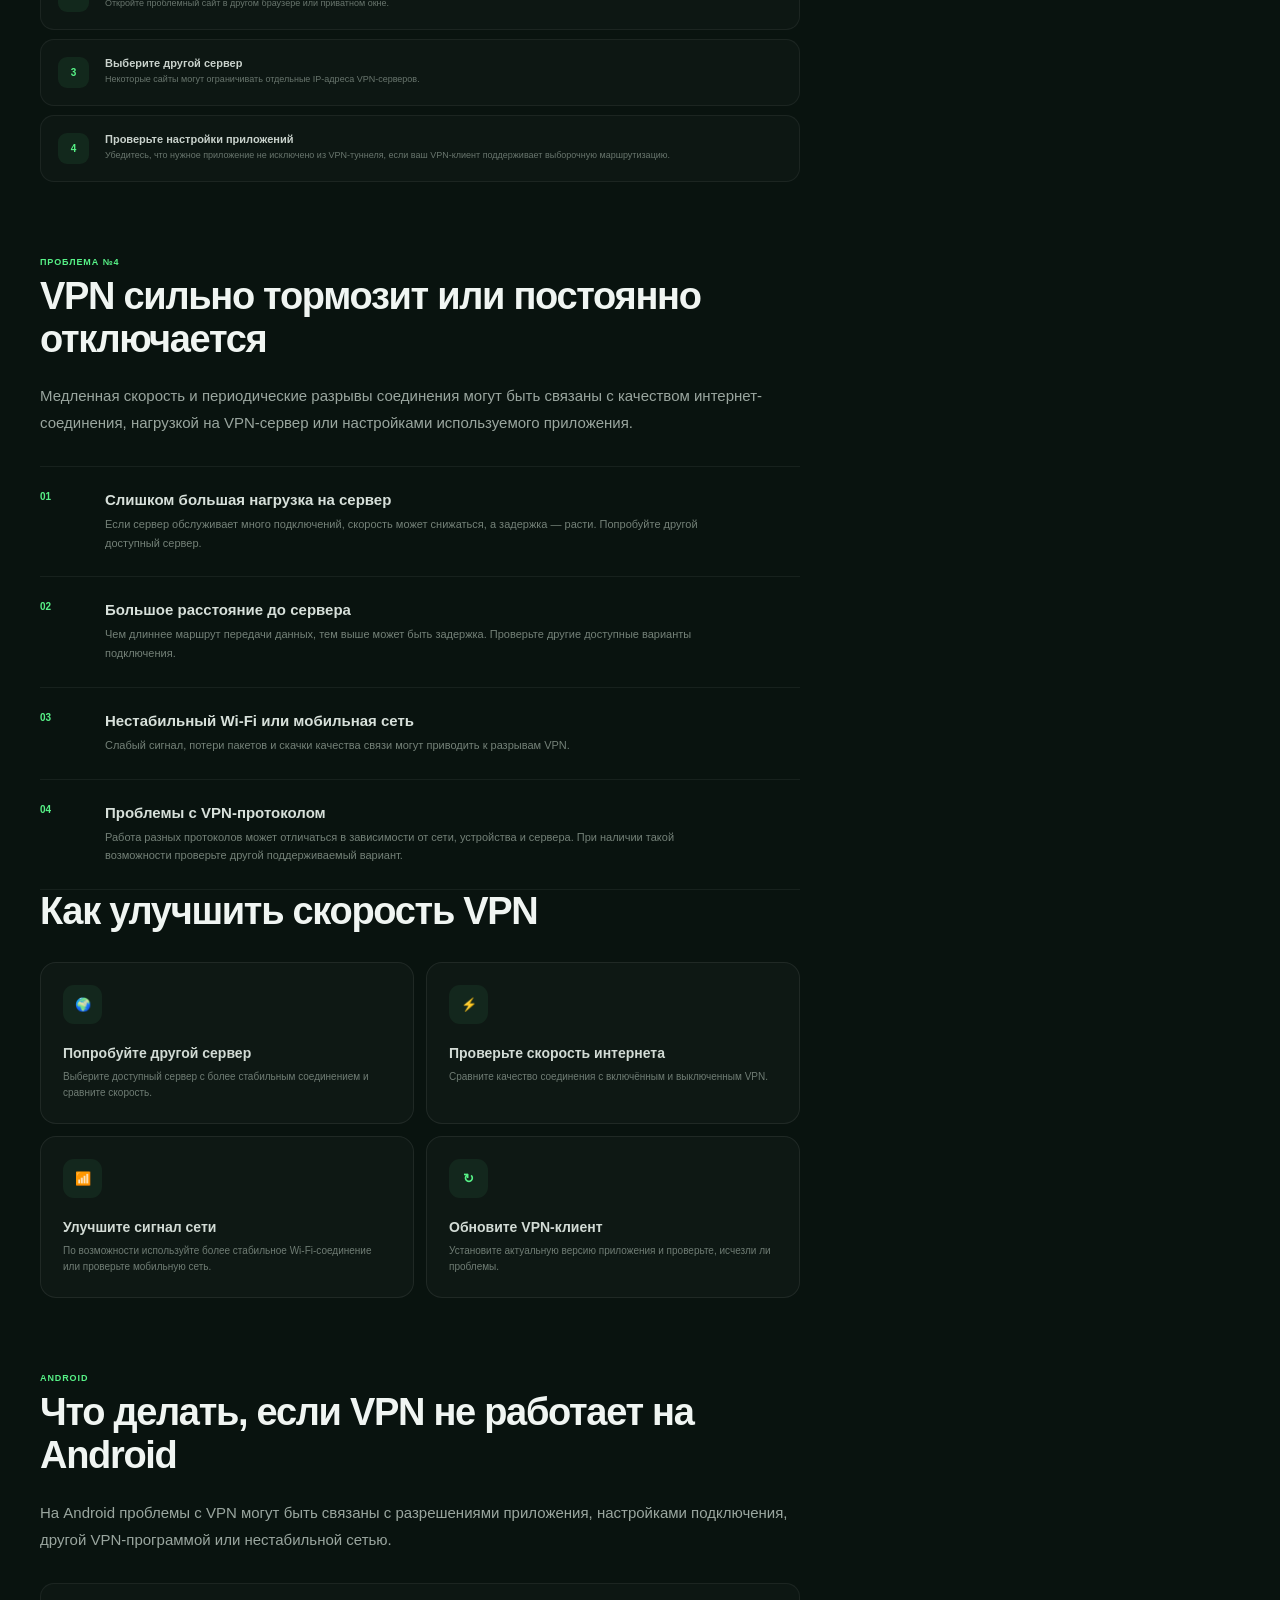
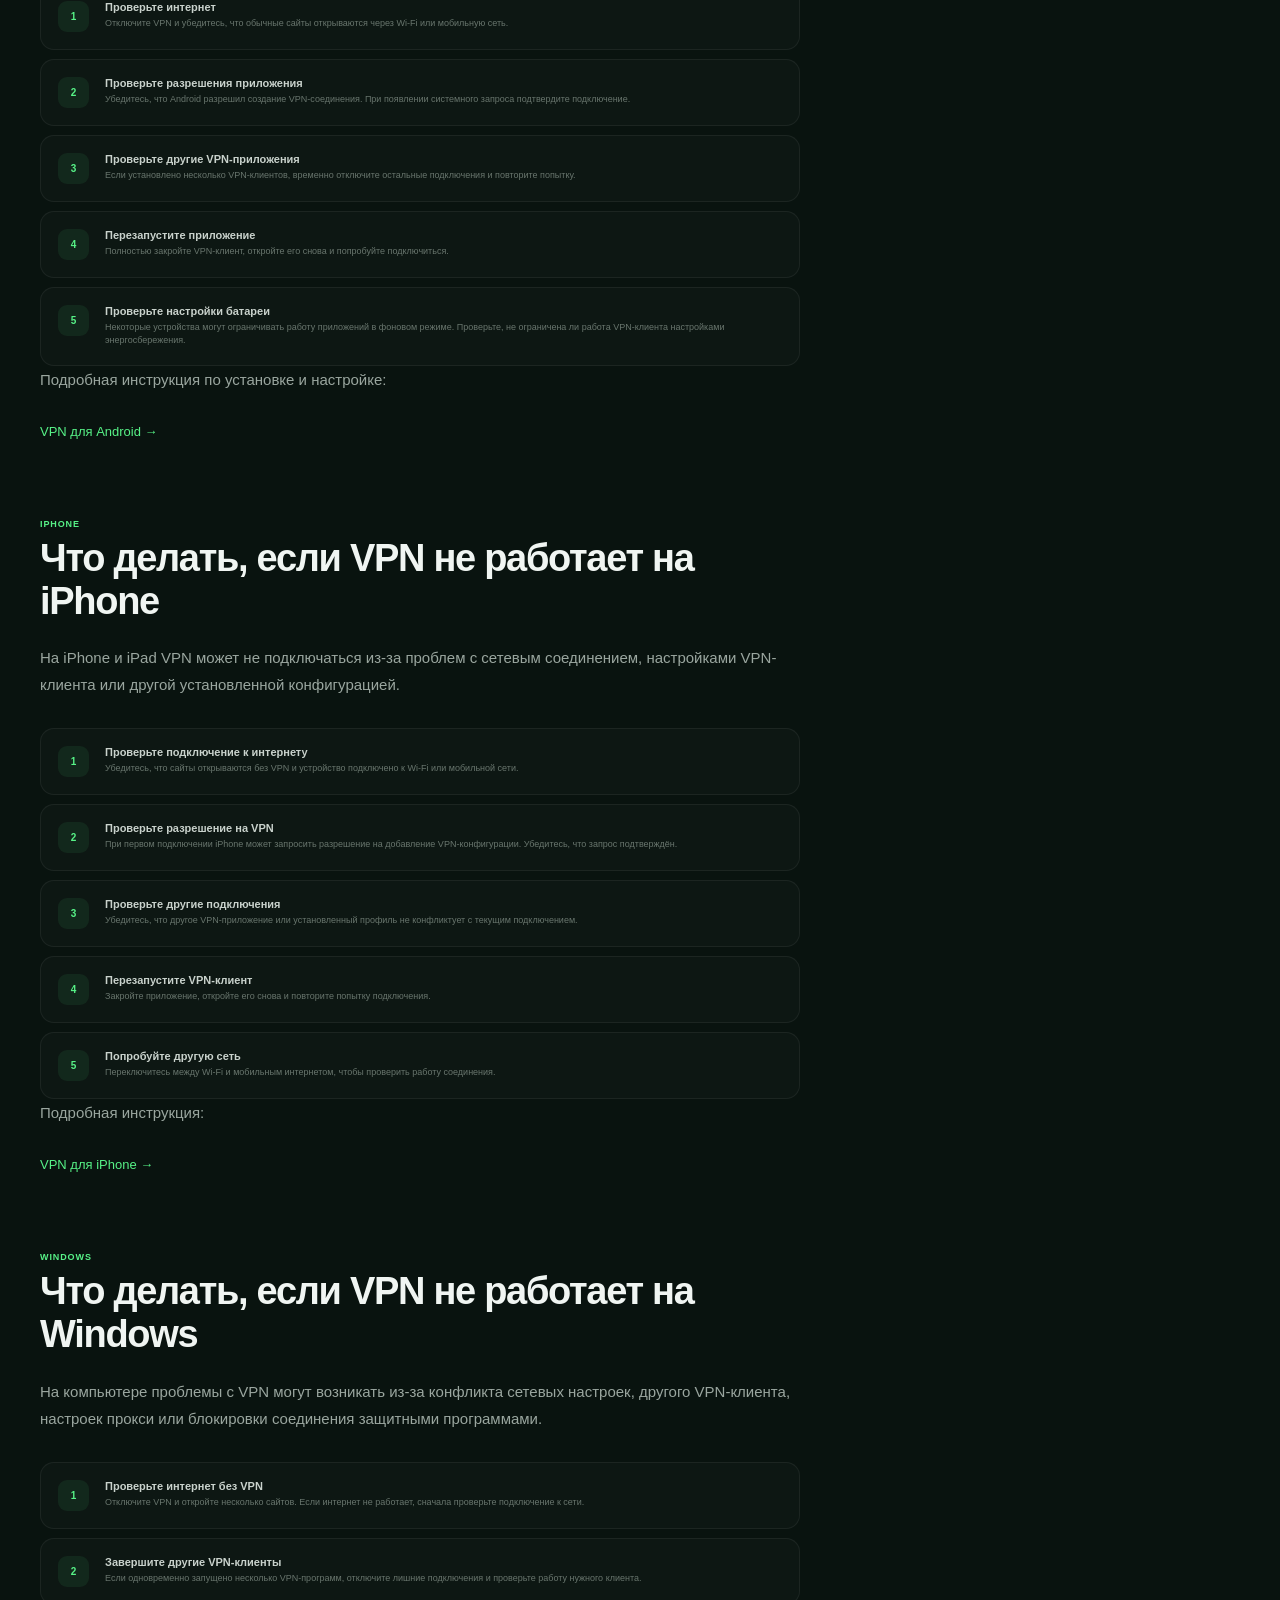
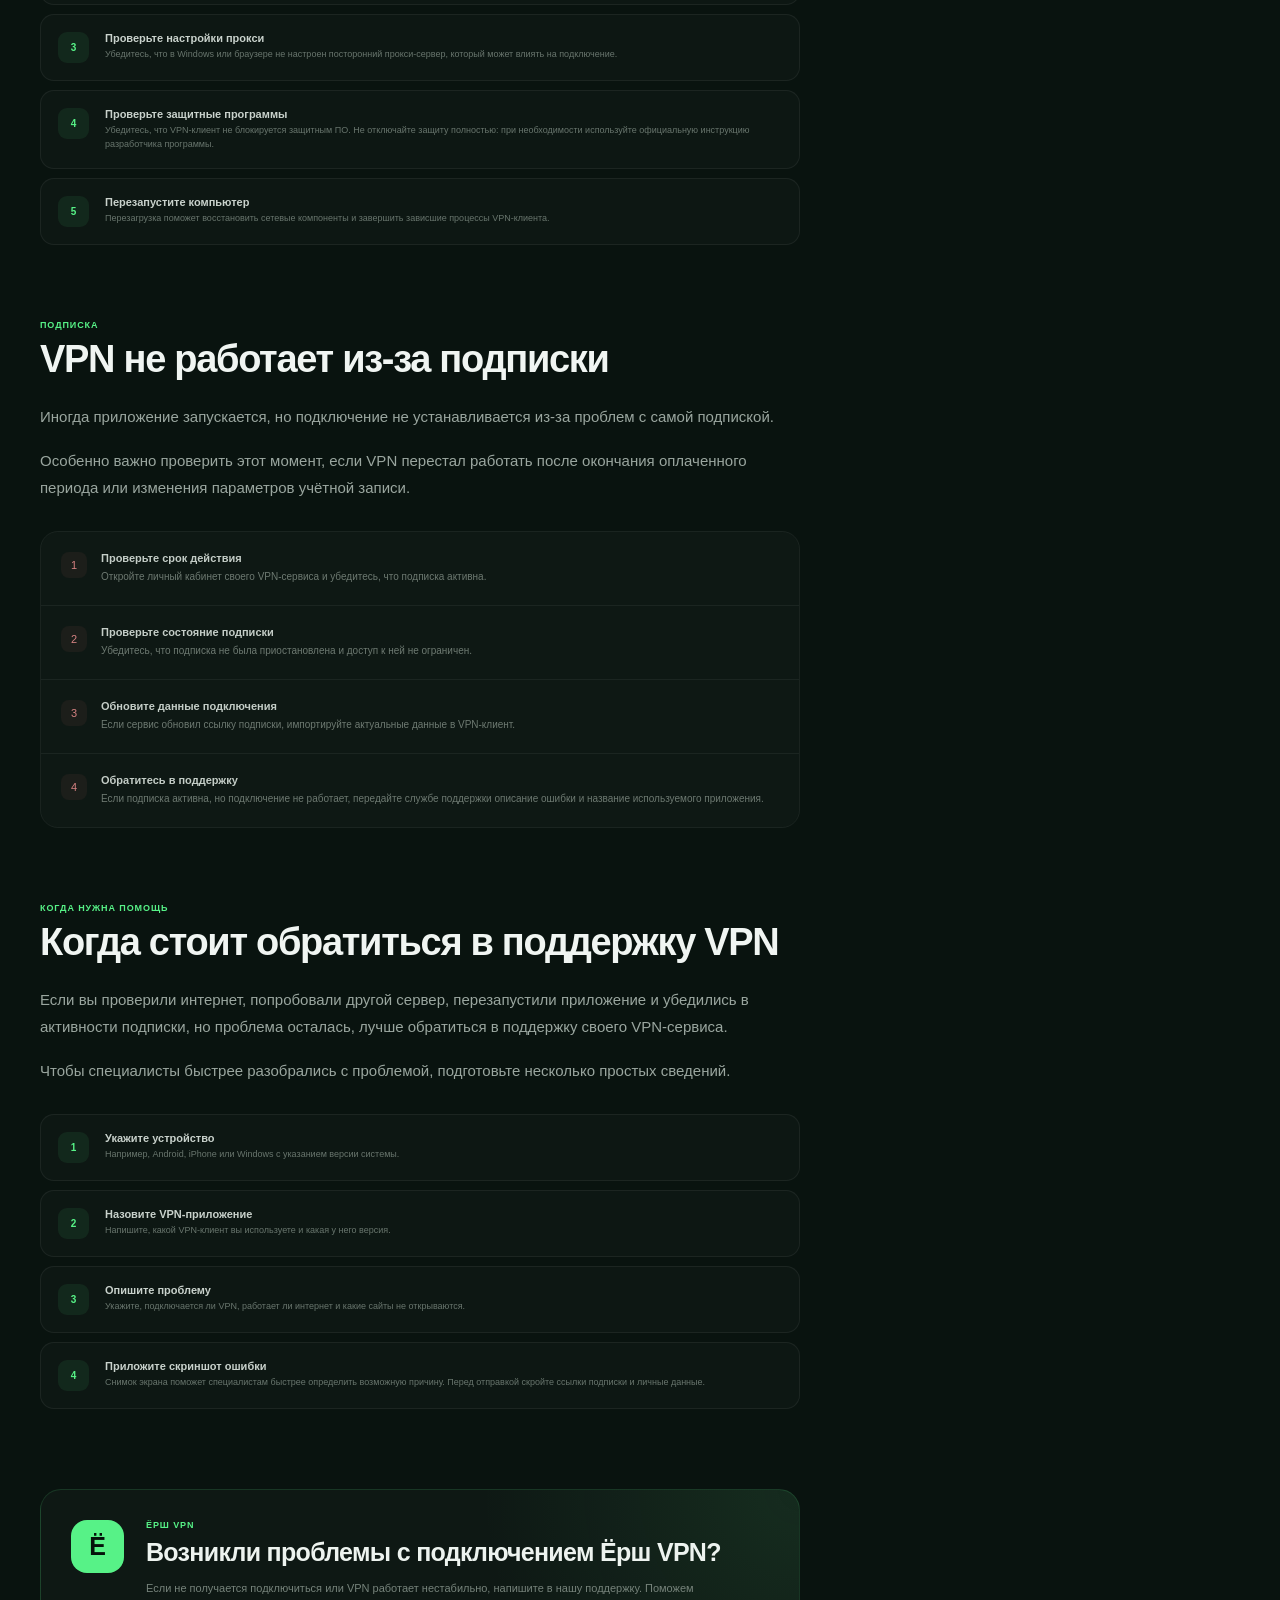
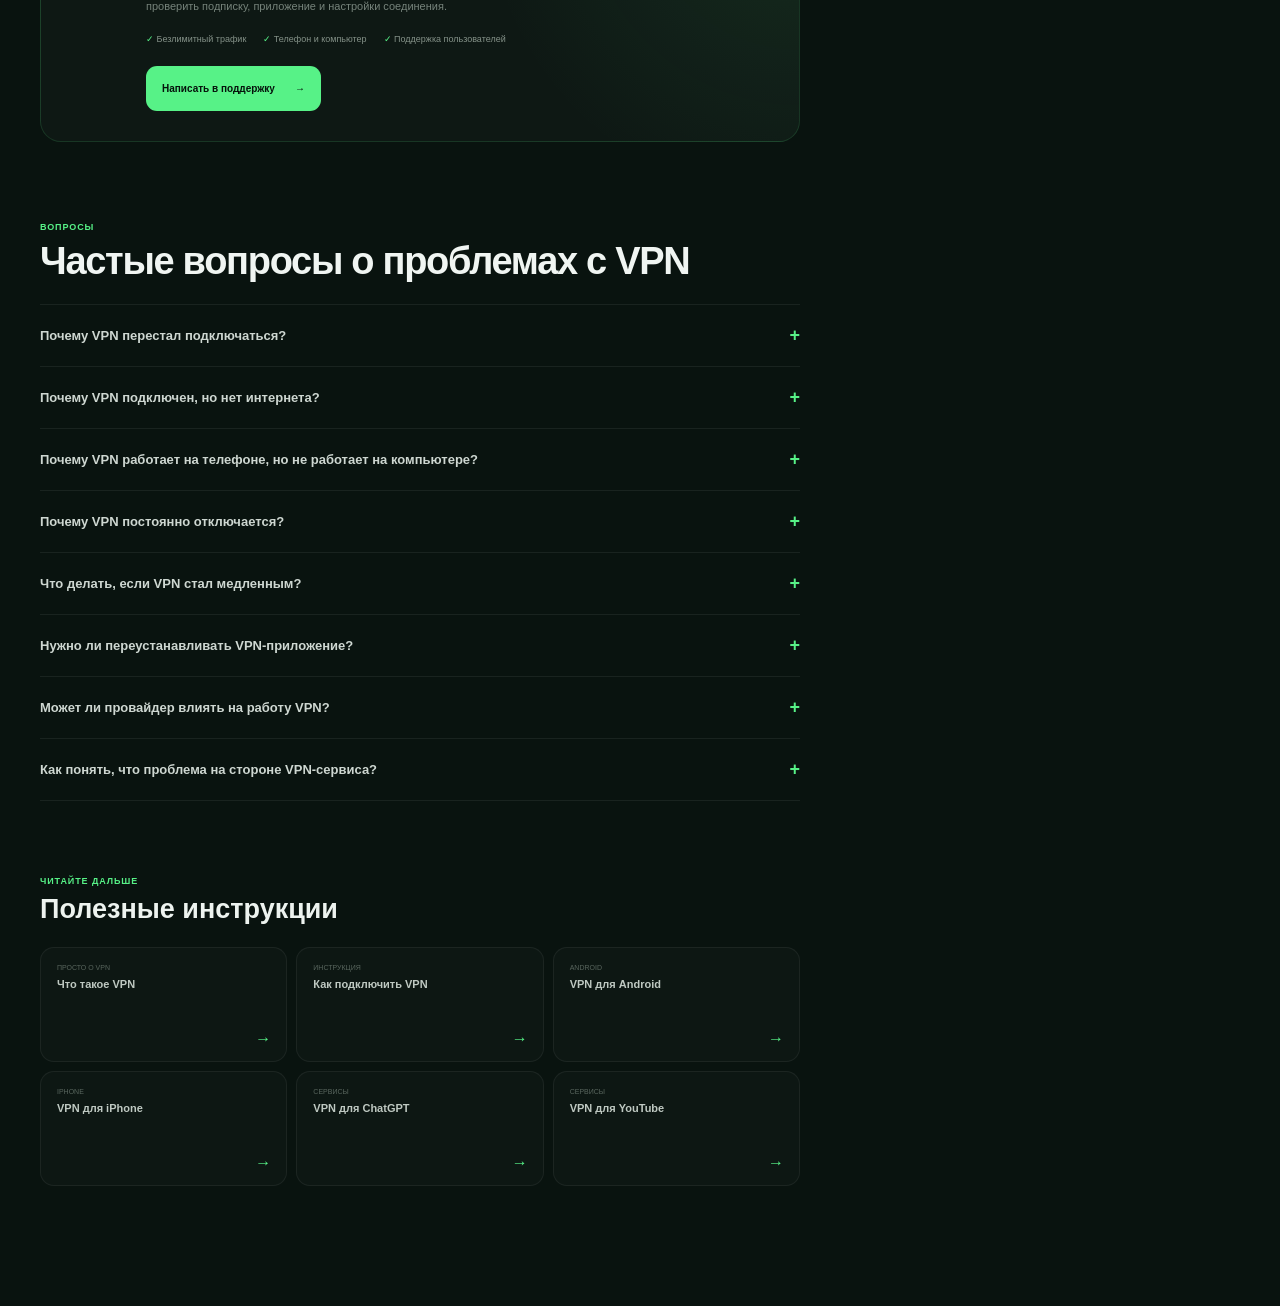
<file: Guides/vpn-ne-rabotaet/index.html>
<!DOCTYPE html>
<html lang="ru">
<head>
    <meta charset="UTF-8">
    <meta name="viewport" content="width=device-width, initial-scale=1.0">
    <meta name="theme-color" content="#0b1220">

    <title>VPN не работает — почему не подключается и как исправить | Ёрш VPN</title>

    <meta name="description"
          content="VPN не подключается или не работает интернет после включения? Разбираем основные причины и способы решения проблем с VPN на Android, iPhone и Windows.">

    <link rel="canonical" href="https://yorshvpn.ru/guides/vpn-ne-rabotaet/">

    <meta property="og:type" content="article">
    <meta property="og:locale" content="ru_RU">
    <meta property="og:site_name" content="Ёрш VPN">
    <meta property="og:title" content="VPN не работает — причины и способы решения | Ёрш VPN">
    <meta property="og:description"
          content="Что делать, если VPN не подключается, пропадает интернет или не открываются сайты. Инструкции для Android, iPhone и компьютера.">
    <meta property="og:url" content="https://yorshvpn.ru/guides/vpn-ne-rabotaet/">

    <meta name="twitter:card" content="summary">
    <meta name="twitter:title" content="VPN не работает — как исправить | Ёрш VPN">
    <meta name="twitter:description"
          content="Разбираем причины проблем с VPN и способы восстановления подключения на телефоне и компьютере.">

    <link rel="stylesheet" href="/css/landing.css">
    <link rel="stylesheet" href="/css/guides.css">

    <script type="application/ld+json">
    {
        "@context": "https://schema.org",
        "@type": "Article",
        "headline": "VPN не работает — почему не подключается и как исправить",
        "description": "Разбираем основные причины проблем с VPN и способы их решения на Android, iPhone и Windows.",
        "mainEntityOfPage": {
            "@type": "WebPage",
            "@id": "https://yorshvpn.ru/guides/vpn-ne-rabotaet/"
        },
        "url": "https://yorshvpn.ru/guides/vpn-ne-rabotaet/",
        "inLanguage": "ru-RU",
        "author": {
            "@type": "Organization",
            "name": "Ёрш VPN",
            "url": "https://yorshvpn.ru/"
        },
        "publisher": {
            "@type": "Organization",
            "name": "Ёрш VPN",
            "url": "https://yorshvpn.ru/"
        }
    }
    </script>
</head>
<body>

<main class="guide-article-page">

    <!-- HERO -->
    <section class="guide-article-hero">
        <div class="landing-container">

            <nav class="guide-breadcrumbs" aria-label="Хлебные крошки">
                <a href="/">Главная</a>
                <span>/</span>
                <a href="/guides/">Полезное</a>
                <span>/</span>
                <span>VPN не работает</span>
            </nav>

            <div class="guide-article-hero-content">

                <div class="guide-article-label">
                    <span></span>
                    Помощь и решение проблем
                </div>

                <h1>
                    VPN не работает
                    <span>почему не подключается и как исправить</span>
                </h1>

                <p class="guide-article-lead">
                    VPN не подключается, пропал интернет
                    или перестали открываться сайты?

                    Разбираемся, почему возникают проблемы
                    с VPN, что проверить в первую очередь
                    и как восстановить стабильное соединение
                    на Android, iPhone и компьютере.
                </p>

                <div class="guide-article-meta">
                    <span>⏱ 8 минут</span>
                    <span>Пошаговая инструкция</span>
                    <span>Обновлено в 2026</span>
                </div>

            </div>
        </div>
    </section>


    <!-- ARTICLE -->
    <section class="guide-article-section">
        <div class="landing-container">

            <div class="guide-article-layout">

                <!-- CONTENT -->
                <article class="guide-article-content">


                    <!-- QUICK ANSWER -->
                    <section class="guide-content-section">

                        <div class="guide-answer-card">

                            <span class="guide-answer-label">
                                Короткий ответ
                            </span>

                            <h2>Почему VPN может не работать?</h2>

                            <p>
                                Проблемы с VPN могут возникать
                                из-за нестабильного интернет-соединения,
                                перегруженного сервера, устаревшей
                                подписки, неправильных настроек
                                или конфликта с другими приложениями.
                            </p>

                            <p>
                                В первую очередь проверьте интернет
                                без VPN, попробуйте другой сервер
                                и перезапустите VPN-приложение.
                            </p>

                            <p>
                                Если проблема сохраняется,
                                проверьте срок действия подписки,
                                обновление приложения и настройки
                                подключения.
                            </p>

                        </div>

                    </section>


                    <!-- DIAGNOSTICS -->
                    <section class="guide-content-section" id="diagnostics">

                        <span class="guide-section-eyebrow">
                            С чего начать
                        </span>

                        <h2>Как быстро определить причину проблемы</h2>

                        <p>
                            Прежде чем менять настройки устройства,
                            важно понять, что именно перестало работать.
                            У VPN может быть несколько совершенно разных
                            сценариев неисправности.
                        </p>

                        <div class="guide-feature-grid">

                            <div class="guide-feature-card">
                                <div class="guide-feature-icon">×</div>

                                <h3>VPN не подключается</h3>

                                <p>
                                    Приложение долго пытается установить
                                    соединение, показывает ошибку
                                    или постоянно отключается.
                                </p>
                            </div>


                            <div class="guide-feature-card">
                                <div class="guide-feature-icon">🌐</div>

                                <h3>Нет интернета после подключения</h3>

                                <p>
                                    VPN показывает статус подключения,
                                    но сайты и приложения перестают
                                    загружаться.
                                </p>
                            </div>


                            <div class="guide-feature-card">
                                <div class="guide-feature-icon">▣</div>

                                <h3>Не открываются отдельные сайты</h3>

                                <p>
                                    VPN работает, но определённые
                                    сайты или приложения продолжают
                                    выдавать ошибки.
                                </p>
                            </div>


                            <div class="guide-feature-card">
                                <div class="guide-feature-icon">⚡</div>

                                <h3>VPN работает медленно</h3>

                                <p>
                                    Страницы долго загружаются,
                                    видео тормозит, а соединение
                                    периодически обрывается.
                                </p>
                            </div>

                        </div>

                        <p>
                            Определив свой сценарий, переходите
                            к соответствующей инструкции ниже.
                        </p>

                    </section>


                    <!-- HOW VPN WORKS -->
                    <section class="guide-content-section" id="how-it-works">

                        <span class="guide-section-eyebrow">
                            Принцип работы
                        </span>

                        <h2>Как понять, на каком этапе возникает ошибка</h2>

                        <p>
                            Для работы VPN необходимы три основных
                            компонента: доступное интернет-соединение,
                            работоспособный VPN-сервер и корректно
                            настроенное приложение на устройстве.
                        </p>

                        <p>
                            Если один из этих компонентов работает
                            неправильно, соединение может не установиться
                            или перестать передавать данные.
                        </p>

                        <!-- FLOW -->
                        <div class="vpn-flow">

                            <div class="vpn-flow-item">
                                <div class="vpn-flow-icon">📱</div>

                                <strong>Ваше устройство</strong>

                                <span>VPN-приложение</span>
                            </div>

                            <div class="vpn-flow-arrow">→</div>

                            <div class="vpn-flow-item vpn-flow-item-active">
                                <div class="vpn-flow-icon">🔒</div>

                                <strong>VPN-сервер</strong>

                                <span>Установка соединения</span>
                            </div>

                            <div class="vpn-flow-arrow">→</div>

                            <div class="vpn-flow-item">
                                <div class="vpn-flow-icon">🌐</div>

                                <strong>Интернет</strong>

                                <span>Сайты и приложения</span>
                            </div>

                        </div>

                        <p>
                            Поэтому проверку лучше начинать
                            с самого простого — обычного интернет-соединения,
                            а затем переходить к настройкам VPN.
                        </p>

                    </section>


                    <!-- NOT CONNECTING -->
                    <section class="guide-content-section" id="not-connecting">

                        <span class="guide-section-eyebrow">
                            Проблема №1
                        </span>

                        <h2>VPN не подключается</h2>

                        <p>
                            Если VPN-клиент не может установить
                            соединение с сервером, причиной может быть
                            нестабильная сеть, недоступность сервера
                            или проблема с самой подпиской.
                        </p>

                        <div class="guide-reasons">

                            <div class="guide-reason">
                                <span>01</span>

                                <div>
                                    <h3>Проверьте интернет-соединение</h3>

                                    <p>
                                        Отключите VPN и откройте
                                        несколько обычных сайтов.
                                        Если они тоже не загружаются,
                                        сначала нужно восстановить
                                        подключение к интернету.
                                    </p>
                                </div>
                            </div>


                            <div class="guide-reason">
                                <span>02</span>

                                <div>
                                    <h3>Попробуйте другой сервер</h3>

                                    <p>
                                        Выбранный сервер может быть
                                        временно недоступен или перегружен.
                                        Выберите другой доступный вариант
                                        и повторите подключение.
                                    </p>
                                </div>
                            </div>


                            <div class="guide-reason">
                                <span>03</span>

                                <div>
                                    <h3>Проверьте VPN-подписку</h3>

                                    <p>
                                        Убедитесь, что подписка активна
                                        и срок её действия не закончился.
                                        При необходимости обновите
                                        подписку в VPN-приложении.
                                    </p>
                                </div>
                            </div>


                            <div class="guide-reason">
                                <span>04</span>

                                <div>
                                    <h3>Перезапустите VPN-клиент</h3>

                                    <p>
                                        Полностью закройте приложение,
                                        запустите его снова и попробуйте
                                        установить соединение.
                                    </p>
                                </div>
                            </div>


                            <div class="guide-reason">
                                <span>05</span>

                                <div>
                                    <h3>Проверьте обновления</h3>

                                    <p>
                                        Убедитесь, что используете
                                        актуальную версию VPN-приложения.
                                        Старые версии могут содержать
                                        ошибки или несовместимости.
                                    </p>
                                </div>
                            </div>

                        </div>

                    </section>


                    <!-- NO INTERNET -->
                    <section class="guide-content-section" id="no-internet">

                        <span class="guide-section-eyebrow">
                            Проблема №2
                        </span>

                        <h2>VPN подключился, но интернет не работает</h2>

                        <p>
                            Одна из распространённых ситуаций:
                            VPN показывает статус «Подключено»,
                            но браузер не открывает сайты,
                            приложения не загружают данные
                            или соединение полностью пропадает.
                        </p>

                        <p>
                            Это может быть связано с маршрутизацией,
                            настройками VPN-клиента, DNS
                            или работой конкретного сервера.
                        </p>

                        <div class="guide-warning-card">

                            <div class="guide-warning-item">
                                <span>1</span>

                                <div>
                                    <strong>Отключите VPN и проверьте интернет</strong>

                                    <p>
                                        Если без VPN интернет работает,
                                        а после подключения перестаёт,
                                        проблема, вероятно, связана
                                        с VPN-сервером или настройками клиента.
                                    </p>
                                </div>
                            </div>


                            <div class="guide-warning-item">
                                <span>2</span>

                                <div>
                                    <strong>Попробуйте другой сервер</strong>

                                    <p>
                                        Отключитесь от текущего сервера,
                                        выберите другой доступный вариант
                                        и проверьте загрузку сайтов.
                                    </p>
                                </div>
                            </div>


                            <div class="guide-warning-item">
                                <span>3</span>

                                <div>
                                    <strong>Проверьте другое интернет-соединение</strong>

                                    <p>
                                        Попробуйте переключиться
                                        с Wi-Fi на мобильный интернет
                                        или наоборот. Это поможет понять,
                                        связана ли проблема с конкретной сетью.
                                    </p>
                                </div>
                            </div>


                            <div class="guide-warning-item">
                                <span>4</span>

                                <div>
                                    <strong>Проверьте настройки VPN-приложения</strong>

                                    <p>
                                        Убедитесь, что выбранный профиль
                                        подключения активен и приложение
                                        использует корректную конфигурацию.
                                    </p>
                                </div>
                            </div>


                            <div class="guide-warning-item">
                                <span>5</span>

                                <div>
                                    <strong>Перезапустите устройство</strong>

                                    <p>
                                        Иногда сетевой интерфейс
                                        или само приложение перестают
                                        корректно обрабатывать соединение.
                                        Перезагрузка может помочь восстановить
                                        нормальную работу.
                                    </p>
                                </div>
                            </div>

                        </div>

                        <p>
                            Не стоит сразу удалять VPN-приложение
                            или менять системные сетевые настройки.
                            Сначала попробуйте простые способы диагностики.
                        </p>

                    </section>


                    <!-- SITES -->
                    <section class="guide-content-section" id="sites">

                        <span class="guide-section-eyebrow">
                            Проблема №3
                        </span>

                        <h2>VPN подключен, но некоторые сайты не открываются</h2>

                        <p>
                            Иногда VPN работает нормально,
                            но отдельные сайты, игры или приложения
                            продолжают выдавать ошибки.
                        </p>

                        <p>
                            Это не всегда означает, что VPN полностью
                            перестал работать. Причина может быть
                            в настройках конкретного сервиса,
                            браузера или маршрутизации.
                        </p>

                        <div class="guide-feature-grid">

                            <div class="guide-feature-card">
                                <div class="guide-feature-icon">🌐</div>

                                <h3>Особенности сайта</h3>

                                <p>
                                    Отдельные сервисы могут ограничивать
                                    подключения с определённых IP-адресов
                                    или использовать дополнительные
                                    механизмы проверки.
                                </p>
                            </div>


                            <div class="guide-feature-card">
                                <div class="guide-feature-icon">#</div>

                                <h3>Проблемы DNS</h3>

                                <p>
                                    Ошибки разрешения доменных имён
                                    могут приводить к тому, что сайт
                                    не открывается даже при активном VPN.
                                </p>
                            </div>


                            <div class="guide-feature-card">
                                <div class="guide-feature-icon">↗</div>

                                <h3>Настройки приложений</h3>

                                <p>
                                    Некоторые приложения могут
                                    использовать отдельные сетевые
                                    настройки или исключения
                                    из VPN-подключения.
                                </p>
                            </div>


                            <div class="guide-feature-card">
                                <div class="guide-feature-icon">↻</div>

                                <h3>Данные браузера</h3>

                                <p>
                                    Кэш, cookies и расширения
                                    браузера иногда мешают
                                    корректной загрузке сайта.
                                </p>
                            </div>

                        </div>

                        <p>
                            Что можно попробовать:
                        </p>

                        <div class="guide-simple-steps">

                            <div class="guide-simple-step">
                                <span>1</span>

                                <div>
                                    <strong>Откройте другой сайт</strong>

                                    <p>
                                        Проверьте, работают ли другие
                                        интернет-ресурсы через VPN.
                                        Так можно определить,
                        является ли проблема общей.
                                    </p>
                                </div>
                            </div>


                            <div class="guide-simple-step">
                                <span>2</span>

                                <div>
                                    <strong>Попробуйте другой браузер</strong>

                                    <p>
                                        Откройте проблемный сайт
                                        в другом браузере или
                                        приватном окне.
                                    </p>
                                </div>
                            </div>


                            <div class="guide-simple-step">
                                <span>3</span>

                                <div>
                                    <strong>Выберите другой сервер</strong>

                                    <p>
                                        Некоторые сайты могут
                                        ограничивать отдельные
                                        IP-адреса VPN-серверов.
                                    </p>
                                </div>
                            </div>


                            <div class="guide-simple-step">
                                <span>4</span>

                                <div>
                                    <strong>Проверьте настройки приложений</strong>

                                    <p>
                                        Убедитесь, что нужное приложение
                                        не исключено из VPN-туннеля,
                                        если ваш VPN-клиент поддерживает
                                        выборочную маршрутизацию.
                                    </p>
                                </div>
                            </div>

                        </div>

                    </section>


                    <!-- SPEED -->
                    <section class="guide-content-section" id="speed">

                        <span class="guide-section-eyebrow">
                            Проблема №4
                        </span>

                        <h2>VPN сильно тормозит или постоянно отключается</h2>

                        <p>
                            Медленная скорость и периодические
                            разрывы соединения могут быть связаны
                            с качеством интернет-соединения,
                            нагрузкой на VPN-сервер или настройками
                            используемого приложения.
                        </p>

                        <div class="guide-reasons">

                            <div class="guide-reason">
                                <span>01</span>

                                <div>
                                    <h3>Слишком большая нагрузка на сервер</h3>

                                    <p>
                                        Если сервер обслуживает
                                        много подключений, скорость
                                        может снижаться, а задержка — расти.
                                        Попробуйте другой доступный сервер.
                                    </p>
                                </div>
                            </div>


                            <div class="guide-reason">
                                <span>02</span>

                                <div>
                                    <h3>Большое расстояние до сервера</h3>

                                    <p>
                                        Чем длиннее маршрут передачи
                                        данных, тем выше может быть
                                        задержка. Проверьте другие
                                        доступные варианты подключения.
                                    </p>
                                </div>
                            </div>


                            <div class="guide-reason">
                                <span>03</span>

                                <div>
                                    <h3>Нестабильный Wi-Fi или мобильная сеть</h3>

                                    <p>
                                        Слабый сигнал, потери пакетов
                                        и скачки качества связи
                                        могут приводить к разрывам VPN.
                                    </p>
                                </div>
                            </div>


                            <div class="guide-reason">
                                <span>04</span>

                                <div>
                                    <h3>Проблемы с VPN-протоколом</h3>

                                    <p>
                                        Работа разных протоколов
                                        может отличаться в зависимости
                                        от сети, устройства и сервера.
                                        При наличии такой возможности
                                        проверьте другой поддерживаемый вариант.
                                    </p>
                                </div>
                            </div>

                        </div>

                        <h2>Как улучшить скорость VPN</h2>

                        <div class="guide-feature-grid">

                            <div class="guide-feature-card">
                                <div class="guide-feature-icon">🌍</div>

                                <h3>Попробуйте другой сервер</h3>

                                <p>
                                    Выберите доступный сервер
                                    с более стабильным соединением
                                    и сравните скорость.
                                </p>
                            </div>


                            <div class="guide-feature-card">
                                <div class="guide-feature-icon">⚡</div>

                                <h3>Проверьте скорость интернета</h3>

                                <p>
                                    Сравните качество соединения
                                    с включённым и выключенным VPN.
                                </p>
                            </div>


                            <div class="guide-feature-card">
                                <div class="guide-feature-icon">📶</div>

                                <h3>Улучшите сигнал сети</h3>

                                <p>
                                    По возможности используйте
                                    более стабильное Wi-Fi-соединение
                                    или проверьте мобильную сеть.
                                </p>
                            </div>


                            <div class="guide-feature-card">
                                <div class="guide-feature-icon">↻</div>

                                <h3>Обновите VPN-клиент</h3>

                                <p>
                                    Установите актуальную версию
                                    приложения и проверьте,
                                    исчезли ли проблемы.
                                </p>
                            </div>

                        </div>

                    </section>


                    <!-- ANDROID -->
                    <section class="guide-content-section" id="android">

                        <span class="guide-section-eyebrow">
                            Android
                        </span>

                        <h2>Что делать, если VPN не работает на Android</h2>

                        <p>
                            На Android проблемы с VPN могут быть
                            связаны с разрешениями приложения,
                            настройками подключения, другой VPN-программой
                            или нестабильной сетью.
                        </p>

                        <div class="guide-simple-steps">

                            <div class="guide-simple-step">
                                <span>1</span>

                                <div>
                                    <strong>Проверьте интернет</strong>

                                    <p>
                                        Отключите VPN и убедитесь,
                                        что обычные сайты открываются
                                        через Wi-Fi или мобильную сеть.
                                    </p>
                                </div>
                            </div>


                            <div class="guide-simple-step">
                                <span>2</span>

                                <div>
                                    <strong>Проверьте разрешения приложения</strong>

                                    <p>
                                        Убедитесь, что Android
                                        разрешил создание VPN-соединения.
                                        При появлении системного запроса
                                        подтвердите подключение.
                                    </p>
                                </div>
                            </div>


                            <div class="guide-simple-step">
                                <span>3</span>

                                <div>
                                    <strong>Проверьте другие VPN-приложения</strong>

                                    <p>
                                        Если установлено несколько
                                        VPN-клиентов, временно отключите
                                        остальные подключения и повторите
                                        попытку.
                                    </p>
                                </div>
                            </div>


                            <div class="guide-simple-step">
                                <span>4</span>

                                <div>
                                    <strong>Перезапустите приложение</strong>

                                    <p>
                                        Полностью закройте VPN-клиент,
                                        откройте его снова
                                        и попробуйте подключиться.
                                    </p>
                                </div>
                            </div>


                            <div class="guide-simple-step">
                                <span>5</span>

                                <div>
                                    <strong>Проверьте настройки батареи</strong>

                                    <p>
                                        Некоторые устройства могут
                                        ограничивать работу приложений
                                        в фоновом режиме.
                                        Проверьте, не ограничена ли
                                        работа VPN-клиента настройками
                                        энергосбережения.
                                    </p>
                                </div>
                            </div>

                        </div>

                        <p>
                            Подробная инструкция по установке
                            и настройке:
                        </p>

                        <p>
                            <a href="/guides/vpn-dlya-android/"
                               class="text-link">
                                VPN для Android →
                            </a>
                        </p>

                    </section>


                    <!-- IPHONE -->
                    <section class="guide-content-section" id="iphone">

                        <span class="guide-section-eyebrow">
                            iPhone
                        </span>

                        <h2>Что делать, если VPN не работает на iPhone</h2>

                        <p>
                            На iPhone и iPad VPN может не подключаться
                            из-за проблем с сетевым соединением,
                            настройками VPN-клиента или другой
                            установленной конфигурацией.
                        </p>

                        <div class="guide-simple-steps">

                            <div class="guide-simple-step">
                                <span>1</span>

                                <div>
                                    <strong>Проверьте подключение к интернету</strong>

                                    <p>
                                        Убедитесь, что сайты открываются
                                        без VPN и устройство подключено
                                        к Wi-Fi или мобильной сети.
                                    </p>
                                </div>
                            </div>


                            <div class="guide-simple-step">
                                <span>2</span>

                                <div>
                                    <strong>Проверьте разрешение на VPN</strong>

                                    <p>
                                        При первом подключении iPhone
                                        может запросить разрешение
                                        на добавление VPN-конфигурации.
                                        Убедитесь, что запрос подтверждён.
                                    </p>
                                </div>
                            </div>


                            <div class="guide-simple-step">
                                <span>3</span>

                                <div>
                                    <strong>Проверьте другие подключения</strong>

                                    <p>
                                        Убедитесь, что другое VPN-приложение
                                        или установленный профиль
                                        не конфликтует с текущим подключением.
                                    </p>
                                </div>
                            </div>


                            <div class="guide-simple-step">
                                <span>4</span>

                                <div>
                                    <strong>Перезапустите VPN-клиент</strong>

                                    <p>
                                        Закройте приложение,
                                        откройте его снова и повторите
                                        попытку подключения.
                                    </p>
                                </div>
                            </div>


                            <div class="guide-simple-step">
                                <span>5</span>

                                <div>
                                    <strong>Попробуйте другую сеть</strong>

                                    <p>
                                        Переключитесь между Wi-Fi
                                        и мобильным интернетом,
                                        чтобы проверить работу
                                        соединения.
                                    </p>
                                </div>
                            </div>

                        </div>

                        <p>
                            Подробная инструкция:
                        </p>

                        <p>
                            <a href="/guides/vpn-dlya-iphone/"
                               class="text-link">
                                VPN для iPhone →
                            </a>
                        </p>

                    </section>


                    <!-- WINDOWS -->
                    <section class="guide-content-section" id="windows">

                        <span class="guide-section-eyebrow">
                            Windows
                        </span>

                        <h2>Что делать, если VPN не работает на Windows</h2>

                        <p>
                            На компьютере проблемы с VPN могут
                            возникать из-за конфликта сетевых
                            настроек, другого VPN-клиента,
                            настроек прокси или блокировки
                            соединения защитными программами.
                        </p>

                        <div class="guide-simple-steps">

                            <div class="guide-simple-step">
                                <span>1</span>

                                <div>
                                    <strong>Проверьте интернет без VPN</strong>

                                    <p>
                                        Отключите VPN и откройте
                                        несколько сайтов.
                                        Если интернет не работает,
                                        сначала проверьте подключение
                                        к сети.
                                    </p>
                                </div>
                            </div>


                            <div class="guide-simple-step">
                                <span>2</span>

                                <div>
                                    <strong>Завершите другие VPN-клиенты</strong>

                                    <p>
                                        Если одновременно запущено
                                        несколько VPN-программ,
                                        отключите лишние подключения
                                        и проверьте работу нужного клиента.
                                    </p>
                                </div>
                            </div>


                            <div class="guide-simple-step">
                                <span>3</span>

                                <div>
                                    <strong>Проверьте настройки прокси</strong>

                                    <p>
                                        Убедитесь, что в Windows
                                        или браузере не настроен
                                        посторонний прокси-сервер,
                                        который может влиять
                                        на подключение.
                                    </p>
                                </div>
                            </div>


                            <div class="guide-simple-step">
                                <span>4</span>

                                <div>
                                    <strong>Проверьте защитные программы</strong>

                                    <p>
                                        Убедитесь, что VPN-клиент
                                        не блокируется защитным ПО.
                                        Не отключайте защиту полностью:
                                        при необходимости используйте
                                        официальную инструкцию
                                        разработчика программы.
                                    </p>
                                </div>
                            </div>


                            <div class="guide-simple-step">
                                <span>5</span>

                                <div>
                                    <strong>Перезапустите компьютер</strong>

                                    <p>
                                        Перезагрузка поможет
                                        восстановить сетевые компоненты
                                        и завершить зависшие процессы
                                        VPN-клиента.
                                    </p>
                                </div>
                            </div>

                        </div>

                    </section>


                    <!-- SUBSCRIPTION -->
                    <section class="guide-content-section" id="subscription">

                        <span class="guide-section-eyebrow">
                            Подписка
                        </span>

                        <h2>VPN не работает из-за подписки</h2>

                        <p>
                            Иногда приложение запускается,
                            но подключение не устанавливается
                            из-за проблем с самой подпиской.
                        </p>

                        <p>
                            Особенно важно проверить этот момент,
                            если VPN перестал работать после окончания
                            оплаченного периода или изменения параметров
                            учётной записи.
                        </p>

                        <div class="guide-warning-card">

                            <div class="guide-warning-item">
                                <span>1</span>

                                <div>
                                    <strong>Проверьте срок действия</strong>

                                    <p>
                                        Откройте личный кабинет
                                        своего VPN-сервиса и убедитесь,
                                        что подписка активна.
                                    </p>
                                </div>
                            </div>


                            <div class="guide-warning-item">
                                <span>2</span>

                                <div>
                                    <strong>Проверьте состояние подписки</strong>

                                    <p>
                                        Убедитесь, что подписка
                                        не была приостановлена
                                        и доступ к ней не ограничен.
                                    </p>
                                </div>
                            </div>


                            <div class="guide-warning-item">
                                <span>3</span>

                                <div>
                                    <strong>Обновите данные подключения</strong>

                                    <p>
                                        Если сервис обновил ссылку
                                        подписки, импортируйте актуальные
                                        данные в VPN-клиент.
                                    </p>
                                </div>
                            </div>


                            <div class="guide-warning-item">
                                <span>4</span>

                                <div>
                                    <strong>Обратитесь в поддержку</strong>

                                    <p>
                                        Если подписка активна,
                                        но подключение не работает,
                                        передайте службе поддержки
                                        описание ошибки и название
                                        используемого приложения.
                                    </p>
                                </div>
                            </div>

                        </div>

                    </section>


                    <!-- WHEN SUPPORT -->
                    <section class="guide-content-section" id="support">

                        <span class="guide-section-eyebrow">
                            Когда нужна помощь
                        </span>

                        <h2>Когда стоит обратиться в поддержку VPN</h2>

                        <p>
                            Если вы проверили интернет,
                            попробовали другой сервер,
                            перезапустили приложение
                            и убедились в активности подписки,
                            но проблема осталась, лучше обратиться
                            в поддержку своего VPN-сервиса.
                        </p>

                        <p>
                            Чтобы специалисты быстрее разобрались
                            с проблемой, подготовьте несколько
                            простых сведений.
                        </p>

                        <div class="guide-simple-steps">

                            <div class="guide-simple-step">
                                <span>1</span>

                                <div>
                                    <strong>Укажите устройство</strong>

                                    <p>
                                        Например, Android, iPhone
                                        или Windows с указанием
                                        версии системы.
                                    </p>
                                </div>
                            </div>


                            <div class="guide-simple-step">
                                <span>2</span>

                                <div>
                                    <strong>Назовите VPN-приложение</strong>

                                    <p>
                                        Напишите, какой VPN-клиент
                                        вы используете и какая
                                        у него версия.
                                    </p>
                                </div>
                            </div>


                            <div class="guide-simple-step">
                                <span>3</span>

                                <div>
                                    <strong>Опишите проблему</strong>

                                    <p>
                                        Укажите, подключается ли VPN,
                                        работает ли интернет
                                        и какие сайты не открываются.
                                    </p>
                                </div>
                            </div>


                            <div class="guide-simple-step">
                                <span>4</span>

                                <div>
                                    <strong>Приложите скриншот ошибки</strong>

                                    <p>
                                        Снимок экрана поможет
                                        специалистам быстрее
                                        определить возможную причину.
                                        Перед отправкой скройте
                                        ссылки подписки и личные данные.
                                    </p>
                                </div>
                            </div>

                        </div>

                    </section>


                    <!-- YORSH -->
                    <section class="guide-product-card">

                        <div class="guide-product-logo">Ё</div>

                        <div class="guide-product-content">

                            <span class="guide-section-eyebrow">
                                Ёрш VPN
                            </span>

                            <h2>Возникли проблемы с подключением Ёрш VPN?</h2>

                            <p>
                                Если не получается подключиться
                                или VPN работает нестабильно,
                                напишите в нашу поддержку.

                                Поможем проверить подписку,
                                приложение и настройки соединения.
                            </p>

                            <div class="guide-product-features">
                                <span>✓ Безлимитный трафик</span>
                                <span>✓ Телефон и компьютер</span>
                                <span>✓ Поддержка пользователей</span>
                            </div>

                            <a href="https://t.me/yorshvpnSupport"
                               class="guide-product-button"
                               target="_blank"
                               rel="noopener noreferrer">
                                Написать в поддержку
                                <span>→</span>
                            </a>

                        </div>
                    </section>


                    <!-- FAQ -->
                    <section class="guide-content-section" id="faq">

                        <span class="guide-section-eyebrow">
                            Вопросы
                        </span>

                        <h2>Частые вопросы о проблемах с VPN</h2>

                        <div class="guide-faq">

                            <details>
                                <summary>
                                    Почему VPN перестал подключаться?
                                    <span>+</span>
                                </summary>

                                <p>
                                    Причиной может быть нестабильный
                                    интернет, недоступность VPN-сервера,
                                    истечение подписки или проблема
                                    с настройками приложения.
                                    Проверьте интернет и попробуйте
                                    другой доступный сервер.
                                </p>
                            </details>


                            <details>
                                <summary>
                                    Почему VPN подключен, но нет интернета?
                                    <span>+</span>
                                </summary>

                                <p>
                                    Возможны проблемы с маршрутизацией,
                                    DNS, VPN-сервером или настройками
                                    VPN-клиента. Попробуйте другой сервер,
                                    перезапустите приложение
                                    и проверьте интернет без VPN.
                                </p>
                            </details>


                            <details>
                                <summary>
                                    Почему VPN работает на телефоне, но не работает на компьютере?
                                    <span>+</span>
                                </summary>

                                <p>
                                    На устройствах могут отличаться
                                    настройки сети, VPN-клиенты
                                    и конфигурации подключения.
                                    Проверьте подписку, настройки
                                    приложения и наличие других
                                    сетевых программ.
                                </p>
                            </details>


                            <details>
                                <summary>
                                    Почему VPN постоянно отключается?
                                    <span>+</span>
                                </summary>

                                <p>
                                    Это может происходить
                                    из-за нестабильного интернета,
                                    перегрузки сервера, ограничений
                                    фоновой работы приложения
                                    или проблем с VPN-клиентом.
                                </p>
                            </details>


                            <details>
                                <summary>
                                    Что делать, если VPN стал медленным?
                                    <span>+</span>
                                </summary>

                                <p>
                                    Проверьте скорость интернета
                                    без VPN, попробуйте другой сервер
                                    и убедитесь, что устройство
                                    подключено к стабильной сети.
                                </p>
                            </details>


                            <details>
                                <summary>
                                    Нужно ли переустанавливать VPN-приложение?
                                    <span>+</span>
                                </summary>

                                <p>
                                    Не обязательно. Сначала попробуйте
                                    перезапустить приложение,
                                    проверить подписку и обновить
                                    данные подключения. Переустановка
                                    имеет смысл, если остальные способы
                                    не помогли.
                                </p>
                            </details>


                            <details>
                                <summary>
                                    Может ли провайдер влиять на работу VPN?
                                    <span>+</span>
                                </summary>

                                <p>
                                    Да. Особенности сети и доступность
                                    отдельных соединений могут влиять
                                    на подключение к VPN-серверу.
                                    Проверка через другую сеть
                                    поможет определить возможную причину.
                                </p>
                            </details>


                            <details>
                                <summary>
                                    Как понять, что проблема на стороне VPN-сервиса?
                                    <span>+</span>
                                </summary>

                                <p>
                                    Если обычный интернет работает,
                                    подписка активна, а разные устройства
                                    не могут подключиться к нескольким
                                    серверам, стоит обратиться
                                    в поддержку VPN-сервиса.
                                </p>
                            </details>

                        </div>

                    </section>


                    <!-- RELATED -->
                    <section class="guide-related">

                        <span class="guide-section-eyebrow">
                            Читайте дальше
                        </span>

                        <h2>Полезные инструкции</h2>

                        <div class="guide-related-grid">

                            <a href="/guides/chto-takoe-vpn/">
                                <span>Просто о VPN</span>
                                <strong>Что такое VPN</strong>
                                <i>→</i>
                            </a>


                            <a href="/guides/kak-podklyuchit-vpn/">
                                <span>Инструкция</span>
                                <strong>Как подключить VPN</strong>
                                <i>→</i>
                            </a>


                            <a href="/guides/vpn-dlya-android/">
                                <span>Android</span>
                                <strong>VPN для Android</strong>
                                <i>→</i>
                            </a>


                            <a href="/guides/vpn-dlya-iphone/">
                                <span>iPhone</span>
                                <strong>VPN для iPhone</strong>
                                <i>→</i>
                            </a>


                            <a href="/guides/vpn-dlya-chatgpt/">
                                <span>Сервисы</span>
                                <strong>VPN для ChatGPT</strong>
                                <i>→</i>
                            </a>


                            <a href="/guides/vpn-dlya-youtube/">
                                <span>Сервисы</span>
                                <strong>VPN для YouTube</strong>
                                <i>→</i>
                            </a>

                        </div>
                    </section>

                </article>


                <!-- SIDEBAR -->
                <aside class="guide-article-sidebar">

                    <div class="guide-toc">

                        <span class="guide-toc-title">
                            В этой статье
                        </span>

                        <a href="#diagnostics">С чего начать</a>
                        <a href="#how-it-works">Как работает VPN</a>
                        <a href="#not-connecting">Не подключается</a>
                        <a href="#no-internet">Нет интернета</a>
                        <a href="#sites">Не открываются сайты</a>
                        <a href="#speed">Низкая скорость</a>
                        <a href="#android">Android</a>
                        <a href="#iphone">iPhone</a>
                        <a href="#windows">Windows</a>
                        <a href="#subscription">Проблемы с подпиской</a>
                        <a href="#support">Поддержка</a>
                        <a href="#faq">Частые вопросы</a>

                    </div>


                    <div class="guide-sidebar-cta">

                        <div class="guide-sidebar-logo">Ё</div>

                        <strong>Ёрш VPN</strong>

                        <p>VPN без сложных настроек.</p>

                        <div class="guide-sidebar-price">
                            140 ₽
                            <span>/ месяц</span>
                        </div>

                        <a href="https://cabinet.yorshvpn.ru/">
                            Подключить
                            <span>→</span>
                        </a>

                    </div>

                </aside>

            </div>
        </div>
    </section>

</main>

</body>
</html>
</file>
<file: css/landing.css>
﻿:root {
    --bg: #07100e;
    --bg-soft: #0b1613;
    --card: rgba(255, 255, 255, 0.055);
    --card-hover: rgba(255, 255, 255, 0.085);
    --green: #57f287;
    --green-dark: #31cf69;
    --green-soft: rgba(87, 242, 135, .12);
    --text: #f4f7f5;
    --muted: #8d9b95;
    --border: rgba(255, 255, 255, .09);
    --radius: 24px;
}


/* =========================================================
   BASE
   ========================================================= */

*,
*::before,
*::after {
    box-sizing: border-box;
}

html {
    scroll-behavior: smooth;
}

body {
    margin: 0;
    background: var(--bg);
    color: var(--text);
    font-family: Inter, -apple-system, BlinkMacSystemFont, "Segoe UI", sans-serif;
    -webkit-font-smoothing: antialiased;
    text-rendering: optimizeLegibility;
}

body,
button,
a {
    -webkit-font-smoothing: antialiased;
}

a {
    -webkit-tap-highlight-color: transparent;
}

img {
    max-width: 100%;
    height: auto;
}

.yorsh-page {
    width: 100%;
    overflow-x: hidden;
}

.landing-container {
    width: min(1200px, calc(100% - 40px));
    margin: 0 auto;
}


/* Защита от разъезжающихся grid элементов */

.hero-content,
.hero-visual,
.hero-card,
.advantage-card,
.step,
.pricing-card,
.faq-layout > *,
.footer-content > * {
    min-width: 0;
}


/* =========================================================
   HEADER
   ========================================================= */

.landing-header {
    position: absolute;
    z-index: 100;
    top: 0;
    left: 0;
    width: 100%;
}

.header-inner {
    height: 92px;
    display: flex;
    align-items: center;
    justify-content: space-between;
    gap: 25px;
}


/* BRAND */

.brand {
    display: flex;
    align-items: center;
    gap: 11px;
    flex-shrink: 0;
    color: white;
    text-decoration: none;
}

.brand-logo {
    width: 40px;
    height: 40px;
    display: flex;
    align-items: center;
    justify-content: center;
    flex-shrink: 0;
    border-radius: 12px;
    background: var(--green);
    color: #05120b;
    font-weight: 900;
    font-size: 21px;
}

.brand-name {
    font-size: 20px;
    font-weight: 800;
    letter-spacing: -.5px;
}

    .brand-name span {
        color: var(--green);
    }


/* NAVIGATION */

.landing-nav {
    display: flex;
    align-items: center;
    gap: 34px;
}

    .landing-nav a {
        color: #aeb9b4;
        text-decoration: none;
        font-size: 14px;
        transition: color .2s ease;
    }

        .landing-nav a:hover {
            color: white;
        }


/* HEADER ACTIONS */

.header-actions {
    display: flex;
    align-items: center;
    gap: 10px;
    flex-shrink: 0;
}


/* =========================================================
   BUTTONS
   ========================================================= */

.button {
    border: 0;
    display: inline-flex;
    align-items: center;
    justify-content: center;
    gap: 10px;
    padding: 12px 20px;
    border-radius: 12px;
    font-size: 14px;
    font-weight: 650;
    line-height: 1.2;
    text-align: center;
    text-decoration: none;
    cursor: pointer;
    transition: transform .2s ease, background .2s ease, border-color .2s ease, box-shadow .2s ease;
}

    .button:hover {
        transform: translateY(-2px);
    }

    .button:active {
        transform: translateY(0);
    }


/* PRIMARY */

.button-primary {
    background: var(--green);
    color: #06120b;
}

    .button-primary:hover {
        background: #73f59a;
        color: #06120b;
    }


/* GHOST */

.button-ghost {
    color: white;
    background: rgba(255, 255, 255, .04);
    border: 1px solid var(--border);
}

    .button-ghost:hover {
        background: rgba(255, 255, 255, .08);
        color: white;
    }


/* LARGE */

.button-large {
    padding: 17px 24px;
    border-radius: 14px;
    font-size: 15px;
}


/* =========================================================
   HERO
   ========================================================= */

.hero {
    position: relative;
    min-height: 820px;
    display: flex;
    align-items: center;
    padding: 130px 0 70px;
    overflow: hidden;
    background: radial-gradient( circle at 75% 40%, rgba(44, 213, 111, .10), transparent 35% ), var(--bg);
}

.hero-glow {
    position: absolute;
    border-radius: 50%;
    pointer-events: none;
    filter: blur(100px);
}

.hero-glow-one {
    width: 500px;
    height: 500px;
    top: 60px;
    right: -150px;
    background: rgba(87, 242, 135, .07);
}

.hero-glow-two {
    width: 350px;
    height: 350px;
    bottom: -150px;
    left: -100px;
    background: rgba(87, 242, 135, .04);
}

.hero-grid {
    display: grid;
    grid-template-columns: minmax(0, 1.05fr) minmax(400px, .95fr);
    gap: 80px;
    align-items: center;
}

.hero-content {
    position: relative;
    z-index: 2;
}


/* HERO LABEL */

.hero-label {
    width: fit-content;
    display: flex;
    align-items: center;
    gap: 9px;
    padding: 8px 13px;
    margin-bottom: 25px;
    border: 1px solid rgba(87, 242, 135, .20);
    border-radius: 100px;
    background: rgba(87, 242, 135, .06);
    color: #baf8ce;
    font-size: 13px;
}

.hero-label-dot {
    width: 7px;
    height: 7px;
    flex-shrink: 0;
    border-radius: 50%;
    background: var(--green);
    box-shadow: 0 0 15px rgba(87, 242, 135, 1);
}


/* HERO TITLE */

.hero h1 {
    max-width: 700px;
    margin: 0;
    font-size: clamp(52px, 5.5vw, 78px);
    line-height: .98;
    letter-spacing: -4px;
    font-weight: 800;
}

    .hero h1 span {
        display: block;
        color: var(--green);
    }

.hero-subtitle {
    max-width: 600px;
    margin: 30px 0 0;
    color: var(--muted);
    font-size: 19px;
    line-height: 1.65;
}


/* HERO BUTTONS */

.hero-buttons {
    display: flex;
    align-items: center;
    gap: 12px;
    margin-top: 36px;
}


/* HERO FEATURES */

.hero-platforms {
    display: flex;
    align-items: center;
    gap: 16px;
    margin-top: 35px;
    color: #65736d;
    font-size: 12px;
}

.platform-list {
    display: flex;
    align-items: center;
    gap: 15px;
    color: #9daca6;
}


/* =========================================================
   HERO VISUAL
   ========================================================= */

.hero-visual {
    position: relative;
    display: flex;
    justify-content: center;
}

.hero-card {
    position: relative;
    width: 410px;
    min-height: 520px;
    padding: 27px;
    border: 1px solid rgba(255, 255, 255, .10);
    border-radius: 32px;
    background: linear-gradient( 145deg, rgba(255, 255, 255, .09), rgba(255, 255, 255, .025) );
    box-shadow: 0 60px 120px rgba(0, 0, 0, .40);
    backdrop-filter: blur(25px);
    -webkit-backdrop-filter: blur(25px);
}


/* TOP */

.hero-card-top {
    display: flex;
    align-items: flex-start;
    justify-content: space-between;
    gap: 20px;
}

.card-label {
    display: block;
    margin-bottom: 6px;
    color: var(--muted);
    font-size: 12px;
}

.hero-card h3 {
    margin: 0;
    font-size: 17px;
}


/* CONNECTION STATUS */

.connection-status {
    display: flex;
    align-items: center;
    gap: 7px;
    flex-shrink: 0;
    color: #b8efc8;
    font-size: 11px;
}

    .connection-status span {
        width: 7px;
        height: 7px;
        flex-shrink: 0;
        border-radius: 50%;
        background: var(--green);
    }


/* FISH */

.fish-wrapper {
    position: relative;
    height: 260px;
    display: flex;
    align-items: center;
    justify-content: center;
}

.fish-circle {
    position: relative;
    z-index: 3;
    width: 135px;
    height: 135px;
    display: flex;
    align-items: center;
    justify-content: center;
    border-radius: 50%;
    background: linear-gradient( 145deg, #6bfa96, #29bd5d );
    font-size: 70px;
    box-shadow: 0 0 80px rgba(87, 242, 135, .28);
}

.fish-wave {
    position: absolute;
    border: 1px solid rgba(87, 242, 135, .16);
    border-radius: 50%;
}

.wave-one {
    width: 190px;
    height: 190px;
}

.wave-two {
    width: 240px;
    height: 240px;
}


/* SERVER */

.server-card {
    display: flex;
    align-items: center;
    justify-content: space-between;
    gap: 15px;
    padding: 15px;
    border-radius: 16px;
    background: rgba(255, 255, 255, .045);
    border: 1px solid rgba(255, 255, 255, .06);
}

.server-left {
    display: flex;
    align-items: center;
    gap: 12px;
    min-width: 0;
}

.flag {
    width: 41px;
    height: 41px;
    display: flex;
    align-items: center;
    justify-content: center;
    flex-shrink: 0;
    border-radius: 12px;
    background: rgba(255, 255, 255, .06);
}

.server-card small,
.connect-control small {
    display: block;
    margin-bottom: 4px;
    color: var(--muted);
    font-size: 10px;
}

.server-card strong,
.connect-control strong {
    display: block;
    font-size: 13px;
}

.server-ping {
    flex-shrink: 0;
    color: var(--green);
    font-size: 11px;
}


/* CONNECT */

.connect-control {
    display: flex;
    align-items: center;
    gap: 13px;
    margin-top: 13px;
    padding: 15px;
    border-radius: 16px;
    background: var(--green-soft);
    border: 1px solid rgba(87, 242, 135, .12);
}

.connect-icon {
    width: 41px;
    height: 41px;
    display: flex;
    align-items: center;
    justify-content: center;
    flex-shrink: 0;
    border-radius: 12px;
    background: var(--green);
    color: #04130a;
}


/* FLOATING CARDS */

.floating-card {
    position: absolute;
    z-index: 5;
    display: flex;
    align-items: center;
    gap: 11px;
    padding: 14px 17px;
    border-radius: 16px;
    background: rgba(15, 29, 24, .94);
    border: 1px solid var(--border);
    box-shadow: 0 20px 60px rgba(0, 0, 0, .35);
    backdrop-filter: blur(20px);
    -webkit-backdrop-filter: blur(20px);
}

    .floating-card strong {
        display: block;
        font-size: 12px;
    }

    .floating-card small {
        display: block;
        color: var(--muted);
        font-size: 9px;
    }

.floating-speed {
    top: 95px;
    right: -30px;
}

.floating-price {
    left: -20px;
    bottom: 80px;
}

    .floating-price strong {
        color: var(--green);
        font-size: 20px;
    }

    .floating-price span {
        color: var(--muted);
        font-size: 10px;
    }


/* =========================================================
   TRUST
   ========================================================= */

.trust-strip {
    border-top: 1px solid var(--border);
    border-bottom: 1px solid var(--border);
    background: #09130f;
}

.trust-content {
    min-height: 110px;
    display: flex;
    align-items: center;
    justify-content: space-between;
    gap: 30px;
}

    .trust-content > span {
        color: #69766f;
        font-size: 12px;
    }

.services {
    display: flex;
    align-items: center;
    gap: 38px;
    color: #aab4af;
    font-size: 14px;
    font-weight: 600;
}


/* =========================================================
   GENERAL SECTIONS
   ========================================================= */

.section {
    padding: 120px 0;
}

.section-dark {
    background: var(--bg-soft);
}

.section-head {
    max-width: 680px;
    margin-bottom: 55px;
}

.section-head-center {
    margin-left: auto;
    margin-right: auto;
    text-align: center;
}

.section-badge {
    width: fit-content;
    padding: 7px 12px;
    margin-bottom: 17px;
    border-radius: 100px;
    color: var(--green);
    background: var(--green-soft);
    font-size: 12px;
    font-weight: 600;
}

.section-head-center .section-badge {
    margin-left: auto;
    margin-right: auto;
}

.section-head h2 {
    margin: 0;
    font-size: clamp(38px, 4vw, 58px);
    line-height: 1.05;
    letter-spacing: -2.5px;
}

    .section-head h2 span {
        color: var(--green);
    }

.section-head p {
    max-width: 550px;
    margin-top: 20px;
    color: var(--muted);
    font-size: 16px;
    line-height: 1.65;
}


/* =========================================================
   ADVANTAGES
   ========================================================= */

.advantages-grid {
    display: grid;
    grid-template-columns: repeat(3, 1fr);
    gap: 15px;
}

.advantage-card {
    position: relative;
    min-height: 280px;
    padding: 30px;
    border: 1px solid var(--border);
    border-radius: var(--radius);
    background: var(--card);
    transition: transform .25s ease, background .25s ease, border-color .25s ease;
}

    .advantage-card:hover {
        transform: translateY(-4px);
        background: var(--card-hover);
        border-color: rgba(87, 242, 135, .20);
    }

.advantage-large {
    grid-column: span 2;
}

.advantage-icon {
    width: 48px;
    height: 48px;
    display: flex;
    align-items: center;
    justify-content: center;
    margin-bottom: 38px;
    border-radius: 14px;
    background: var(--green-soft);
    color: var(--green);
    font-size: 20px;
}

.advantage-card h3 {
    margin: 0 0 12px;
    font-size: 21px;
}

.advantage-card p {
    max-width: 470px;
    color: var(--muted);
    line-height: 1.65;
    font-size: 14px;
}

.text-link {
    display: inline-block;
    margin-top: 10px;
    color: var(--green);
    text-decoration: none;
    font-size: 13px;
}


/* SPEED DECORATION */

.speed-decoration {
    position: absolute;
    right: 35px;
    bottom: 35px;
    height: 80px;
    display: flex;
    align-items: flex-end;
    gap: 7px;
}

    .speed-decoration span {
        width: 10px;
        border-radius: 20px;
        background: var(--green);
        opacity: .45;
    }

        .speed-decoration span:nth-child(1) {
            height: 20px;
        }

        .speed-decoration span:nth-child(2) {
            height: 35px;
        }

        .speed-decoration span:nth-child(3) {
            height: 53px;
        }

        .speed-decoration span:nth-child(4) {
            height: 70px;
        }

        .speed-decoration span:nth-child(5) {
            height: 80px;
        }


/* =========================================================
   STEPS
   ========================================================= */

.steps {
    display: grid;
    grid-template-columns: 1fr 40px 1fr 40px 1fr;
    align-items: center;
    gap: 20px;
    margin-top: 70px;
}

.step {
    position: relative;
    min-height: 290px;
    padding: 29px;
    border-radius: var(--radius);
    border: 1px solid var(--border);
    background: rgba(255, 255, 255, .035);
}

.step-number {
    color: #56645d;
    font-size: 11px;
    font-weight: 700;
}

.step-icon {
    width: 55px;
    height: 55px;
    display: flex;
    align-items: center;
    justify-content: center;
    margin: 40px 0 27px;
    border-radius: 17px;
    background: var(--green);
    color: #06130b;
    font-size: 20px;
}

.step h3 {
    margin: 0 0 10px;
    font-size: 20px;
}

.step p {
    margin-bottom: 0;
    color: var(--muted);
    font-size: 13px;
    line-height: 1.6;
}

.step-arrow {
    text-align: center;
    color: #35423c;
    font-size: 25px;
}


/* =========================================================
   PRICING
   ========================================================= */

.pricing-wrapper {
    display: flex;
    justify-content: center;
}

.pricing-card {
    width: min(490px, 100%);
    padding: 35px;
    border: 1px solid rgba(87, 242, 135, .24);
    border-radius: 30px;
    background: radial-gradient( circle at 100% 0, rgba(87, 242, 135, .13), transparent 35% ), var(--card);
    box-shadow: 0 35px 100px rgba(0, 0, 0, .25);
}

.pricing-top {
    display: flex;
    justify-content: space-between;
    gap: 20px;
}

.pricing-name {
    font-size: 20px;
    font-weight: 700;
}

.pricing-top p {
    margin: 6px 0 0;
    color: var(--muted);
    font-size: 12px;
}

.popular-label {
    height: fit-content;
    flex-shrink: 0;
    padding: 7px 10px;
    border-radius: 100px;
    background: var(--green);
    color: #06130b;
    font-size: 10px;
    font-weight: 700;
}


/* PRICE */

.price {
    display: flex;
    align-items: center;
    gap: 8px;
    margin: 40px 0;
}

    .price > strong {
        font-size: 72px;
        line-height: .9;
        letter-spacing: -4px;
    }

    .price div {
        display: flex;
        flex-direction: column;
    }

    .price span {
        font-size: 20px;
    }

    .price small {
        color: var(--muted);
    }


/* PRICING FEATURES */

.pricing-features {
    display: grid;
    gap: 15px;
    padding: 25px 0;
    border-top: 1px solid var(--border);
    border-bottom: 1px solid var(--border);
    color: #bec8c2;
    font-size: 13px;
}

    .pricing-features span {
        margin-right: 9px;
        color: var(--green);
    }

.pricing-button {
    width: 100%;
    margin-top: 25px;
}


/* =========================================================
   FAQ
   ========================================================= */

.faq-layout {
    display: grid;
    grid-template-columns: .75fr 1.25fr;
    gap: 90px;
}

.faq-title {
    margin: 0;
}

.faq-list details {
    padding: 22px 0;
    border-bottom: 1px solid var(--border);
}

.faq-list summary {
    display: flex;
    align-items: center;
    justify-content: space-between;
    gap: 20px;
    list-style: none;
    cursor: pointer;
    font-size: 16px;
    font-weight: 600;
    line-height: 1.4;
}

    .faq-list summary::-webkit-details-marker {
        display: none;
    }

    .faq-list summary span {
        flex-shrink: 0;
        color: var(--green);
        font-size: 23px;
    }

.faq-list details p {
    max-width: 650px;
    margin: 16px 0 0;
    color: var(--muted);
    font-size: 13px;
    line-height: 1.7;
}


/* =========================================================
   FINAL CTA
   ========================================================= */

.final-cta {
    position: relative;
    padding: 130px 0;
    overflow: hidden;
    text-align: center;
    background: var(--green);
    color: #05130a;
}

.final-cta-content {
    position: relative;
    z-index: 2;
}

.final-fish {
    margin-bottom: 25px;
    font-size: 65px;
}

.final-cta h2 {
    max-width: 750px;
    margin: auto;
    font-size: clamp(45px, 5vw, 70px);
    line-height: 1;
    letter-spacing: -3px;
}

    .final-cta h2 span {
        display: block;
    }

.final-cta p {
    max-width: 520px;
    margin: 25px auto 30px;
    color: rgba(5, 19, 10, .65);
    line-height: 1.6;
}

.button-light {
    background: #06130b;
    color: white;
}

    .button-light:hover {
        color: white;
        background: #0c2416;
    }


/* =========================================================
   FOOTER
   ========================================================= */

.landing-footer {
    padding: 70px 0 30px;
    background: #050b08;
}

.footer-content {
    display: flex;
    align-items: flex-start;
    justify-content: space-between;
    gap: 50px;
}

    .footer-content p {
        margin-top: 17px;
        color: var(--muted);
        font-size: 12px;
    }

.footer-links {
    display: flex;
    gap: 30px;
}

    .footer-links a {
        color: var(--muted);
        text-decoration: none;
        font-size: 12px;
    }

        .footer-links a:hover {
            color: white;
        }

.copyright {
    margin-top: 60px;
    padding-top: 25px;
    border-top: 1px solid var(--border);
    color: #49534f;
    font-size: 11px;
}


/* =========================================================
   RESPONSIVE — SMALL DESKTOP
   <= 1100px
   ========================================================= */

@media (max-width: 1100px) {

    .landing-container {
        width: min(100% - 48px, 1200px);
    }


    /* HEADER */

    .landing-nav {
        gap: 22px;
    }

        .landing-nav a {
            font-size: 13px;
        }


    /* HERO */

    .hero-grid {
        grid-template-columns: minmax(0, 1fr) minmax(350px, .85fr);
        gap: 50px;
    }

    .hero h1 {
        font-size: clamp(50px, 6vw, 70px);
    }

    .hero-subtitle {
        font-size: 18px;
    }

    .hero-card {
        width: 370px;
    }

    .floating-speed {
        right: -10px;
    }

    .floating-price {
        left: -10px;
    }


    /* ADVANTAGES */

    .advantages-grid {
        grid-template-columns: repeat(2, 1fr);
    }

    .advantage-large {
        grid-column: span 1;
    }


    /* STEPS */

    .steps {
        grid-template-columns: 1fr 25px 1fr 25px 1fr;
        gap: 12px;
    }

    .step {
        padding: 24px;
    }


    /* FAQ */

    .faq-layout {
        grid-template-columns: .85fr 1.15fr;
        gap: 55px;
    }
}


/* =========================================================
   TABLET
   <= 950px
   ========================================================= */

@media (max-width: 950px) {

    /* HEADER */

    .header-inner {
        height: 82px;
    }

    .landing-nav {
        display: none;
    }


    /* HERO */

    .hero {
        min-height: auto;
        padding: 135px 0 80px;
    }

    .hero-grid {
        grid-template-columns: 1fr;
        gap: 60px;
    }

    .hero-content {
        text-align: center;
    }

    .hero-label {
        margin-left: auto;
        margin-right: auto;
    }

    .hero h1 {
        max-width: 760px;
        margin-left: auto;
        margin-right: auto;
        font-size: clamp(52px, 8vw, 72px);
    }

    .hero-subtitle {
        max-width: 630px;
        margin-left: auto;
        margin-right: auto;
    }

    .hero-buttons {
        justify-content: center;
    }

    .hero-platforms {
        justify-content: center;
    }

    .hero-visual {
        margin-top: 5px;
    }

    .hero-card {
        width: min(410px, 100%);
    }


    /* TRUST */

    .trust-content {
        min-height: auto;
        padding: 35px 0;
        flex-direction: column;
        justify-content: center;
        gap: 22px;
        text-align: center;
    }

    .services {
        flex-wrap: wrap;
        justify-content: center;
        gap: 18px 30px;
    }


    /* SECTIONS */

    .section {
        padding: 100px 0;
    }

    .section-head {
        margin-bottom: 45px;
    }


    /* ADVANTAGES */

    .advantages-grid {
        grid-template-columns: repeat(2, 1fr);
    }

    .advantage-large {
        grid-column: span 2;
    }


    /* STEPS */

    .steps {
        grid-template-columns: 1fr;
        gap: 15px;
        margin-top: 50px;
    }

    .step {
        min-height: auto;
    }

    .step-arrow {
        height: 25px;
        display: flex;
        align-items: center;
        justify-content: center;
        transform: rotate(90deg);
    }


    /* FAQ */

    .faq-layout {
        grid-template-columns: 1fr;
        gap: 35px;
    }

    .faq-title {
        max-width: 650px;
    }
}


/* =========================================================
   TABLET / LARGE PHONE
   <= 768px
   ========================================================= */

@media (max-width: 768px) {

    .landing-container {
        width: min(100% - 32px, 1200px);
    }


    /* HEADER */

    .header-inner {
        height: 76px;
    }

    .brand-logo {
        width: 37px;
        height: 37px;
        border-radius: 11px;
        font-size: 19px;
    }

    .brand-name {
        font-size: 18px;
    }

    .header-actions {
        gap: 7px;
    }

        .header-actions .button {
            padding: 10px 14px;
            font-size: 12px;
        }


    /* HERO */

    .hero {
        padding: 120px 0 70px;
    }

    .hero-grid {
        gap: 45px;
    }

    .hero h1 {
        font-size: clamp(45px, 10vw, 62px);
        line-height: .98;
        letter-spacing: -3px;
    }

    .hero-subtitle {
        margin-top: 24px;
        font-size: 17px;
    }

    .hero-buttons {
        margin-top: 30px;
    }

    .hero-platforms {
        margin-top: 27px;
        flex-direction: column;
        gap: 12px;
    }

    .platform-list {
        flex-wrap: wrap;
        justify-content: center;
        gap: 10px 15px;
    }


    /* HERO CARD */

    .hero-card {
        width: min(390px, 100%);
        min-height: 480px;
        padding: 24px;
        border-radius: 26px;
    }

    .fish-wrapper {
        height: 235px;
    }

    .fish-circle {
        width: 125px;
        height: 125px;
        font-size: 64px;
    }

    .wave-one {
        width: 175px;
        height: 175px;
    }

    .wave-two {
        width: 220px;
        height: 220px;
    }

    .floating-speed {
        right: 0;
    }

    .floating-price {
        left: 0;
    }


    /* SECTION */

    .section-head h2 {
        font-size: clamp(36px, 7vw, 48px);
        letter-spacing: -2px;
    }

    .section-head p {
        font-size: 15px;
    }


    /* ADVANTAGES */

    .advantage-card {
        min-height: 260px;
        padding: 26px;
    }

    .advantage-icon {
        margin-bottom: 30px;
    }


    /* CTA */

    .final-cta {
        padding: 100px 0;
    }

        .final-cta h2 {
            font-size: clamp(42px, 8vw, 58px);
        }


    /* FOOTER */

    .landing-footer {
        padding-top: 60px;
    }

    .footer-content {
        flex-direction: column;
        gap: 35px;
    }

    .footer-links {
        flex-wrap: wrap;
        gap: 18px 25px;
    }

    .copyright {
        margin-top: 45px;
    }
}


/* =========================================================
   MOBILE
   <= 650px
   ========================================================= */

@media (max-width: 650px) {

    .landing-container {
        width: min(100% - 28px, 1200px);
    }


    /* HEADER */

    .header-inner {
        height: 70px;
        gap: 12px;
    }

    .brand {
        gap: 8px;
    }

    .brand-logo {
        width: 35px;
        height: 35px;
        font-size: 18px;
    }

    .brand-name {
        font-size: 17px;
    }

    .header-actions .button-ghost {
        display: none;
    }

    .header-actions .button-primary {
        padding: 10px 13px;
        border-radius: 10px;
        font-size: 11px;
    }


    /* HERO */

    .hero {
        padding: 105px 0 60px;
        background: radial-gradient( circle at 50% 32%, rgba(44, 213, 111, .10), transparent 40% ), var(--bg);
    }

    .hero-grid {
        gap: 40px;
    }

    .hero-label {
        padding: 7px 11px;
        margin-bottom: 20px;
        font-size: 11px;
    }

    .hero-label-dot {
        width: 6px;
        height: 6px;
    }

    .hero h1 {
        max-width: 100%;
        font-size: clamp(39px, 12vw, 50px);
        line-height: .98;
        letter-spacing: -2.3px;
    }

    .hero-subtitle {
        margin-top: 20px;
        font-size: 15px;
        line-height: 1.6;
    }

    .hero-buttons {
        flex-direction: column;
        gap: 10px;
        margin-top: 27px;
    }

        .hero-buttons .button {
            width: 100%;
            min-height: 52px;
        }

    .button-large {
        padding: 14px 18px;
        border-radius: 13px;
        font-size: 14px;
    }


    /* HERO INFO */

    .hero-platforms {
        margin-top: 24px;
        font-size: 11px;
    }

    .platform-list {
        width: 100%;
        gap: 8px 14px;
        font-size: 11px;
    }


    /* HERO VISUAL */

    .hero-visual {
        width: 100%;
        margin-top: 0;
    }

    .hero-card {
        width: 100%;
        min-height: auto;
        padding: 21px;
        border-radius: 22px;
    }

    .hero-card-top {
        gap: 10px;
    }

    .card-label {
        font-size: 10px;
    }

    .hero-card h3 {
        font-size: 15px;
    }

    .connection-status {
        font-size: 9px;
    }

        .connection-status span {
            width: 6px;
            height: 6px;
        }

    .fish-wrapper {
        height: 205px;
    }

    .fish-circle {
        width: 110px;
        height: 110px;
        font-size: 56px;
    }

    .wave-one {
        width: 150px;
        height: 150px;
    }

    .wave-two {
        width: 190px;
        height: 190px;
    }

    .server-card,
    .connect-control {
        padding: 13px;
        border-radius: 14px;
    }

    .flag,
    .connect-icon {
        width: 37px;
        height: 37px;
        border-radius: 10px;
    }

    .server-card strong,
    .connect-control strong {
        font-size: 11px;
    }

    .server-card small,
    .connect-control small {
        font-size: 9px;
    }

    .floating-card {
        display: none;
    }


    /* TRUST */

    .trust-content {
        padding: 28px 0;
        gap: 20px;
    }

        .trust-content > span {
            font-size: 11px;
        }

    .services {
        gap: 14px 20px;
        font-size: 12px;
    }


    /* GENERAL SECTIONS */

    .section {
        padding: 75px 0;
    }

    .section-head {
        margin-bottom: 35px;
    }

    .section-badge {
        padding: 6px 10px;
        margin-bottom: 14px;
        font-size: 10px;
    }

    .section-head h2 {
        font-size: clamp(34px, 10vw, 42px);
        line-height: 1.05;
        letter-spacing: -1.8px;
    }

    .section-head p {
        margin-top: 16px;
        font-size: 14px;
        line-height: 1.6;
    }


    /* ADVANTAGES */

    .advantages-grid {
        grid-template-columns: 1fr;
        gap: 12px;
    }

    .advantage-large {
        grid-column: auto;
    }

    .advantage-card {
        min-height: auto;
        padding: 23px;
        border-radius: 20px;
    }

    .advantage-icon {
        width: 44px;
        height: 44px;
        margin-bottom: 25px;
        border-radius: 12px;
        font-size: 18px;
    }

    .advantage-card h3 {
        margin-bottom: 9px;
        font-size: 18px;
    }

    .advantage-card p {
        margin-bottom: 0;
        font-size: 13px;
        line-height: 1.6;
    }

    .text-link {
        margin-top: 12px;
        font-size: 12px;
    }

    .speed-decoration {
        display: none;
    }


    /* STEPS */

    .steps {
        margin-top: 40px;
        gap: 10px;
    }

    .step {
        min-height: auto;
        padding: 23px;
        border-radius: 20px;
    }

    .step-number {
        font-size: 10px;
    }

    .step-icon {
        width: 48px;
        height: 48px;
        margin: 27px 0 20px;
        border-radius: 14px;
        font-size: 18px;
    }

    .step h3 {
        font-size: 18px;
    }

    .step p {
        margin-bottom: 0;
        font-size: 12px;
        line-height: 1.6;
    }

    .step-arrow {
        height: 24px;
        font-size: 20px;
    }


    /* PRICING */

    .pricing-card {
        padding: 25px 21px;
        border-radius: 23px;
    }

    .pricing-top {
        gap: 12px;
    }

    .pricing-name {
        font-size: 18px;
    }

    .pricing-top p {
        font-size: 11px;
    }

    .popular-label {
        padding: 6px 8px;
        font-size: 8px;
    }

    .price {
        margin: 32px 0;
    }

        .price > strong {
            font-size: 60px;
            letter-spacing: -3px;
        }

        .price span {
            font-size: 18px;
        }

        .price small {
            font-size: 11px;
        }

    .pricing-features {
        gap: 13px;
        padding: 21px 0;
        font-size: 12px;
    }

    .pricing-button {
        margin-top: 20px;
    }


    /* FAQ */

    .faq-layout {
        gap: 18px;
    }

    .faq-list details {
        padding: 18px 0;
    }

    .faq-list summary {
        gap: 15px;
        font-size: 14px;
        line-height: 1.4;
    }

        .faq-list summary span {
            font-size: 20px;
        }

    .faq-list details p {
        padding-right: 20px;
        margin-top: 13px;
        font-size: 12px;
        line-height: 1.65;
    }


    /* FINAL CTA */

    .final-cta {
        padding: 75px 0;
    }

    .final-fish {
        margin-bottom: 18px;
        font-size: 52px;
    }

    .final-cta h2 {
        font-size: clamp(36px, 10vw, 46px);
        line-height: 1.02;
        letter-spacing: -2px;
    }

    .final-cta p {
        margin: 20px auto 25px;
        font-size: 14px;
        line-height: 1.55;
    }

    .final-cta .button {
        width: 100%;
    }


    /* FOOTER */

    .landing-footer {
        padding: 50px 0 25px;
    }

    .footer-content {
        gap: 30px;
    }

        .footer-content p {
            margin-top: 13px;
        }

    .footer-links {
        width: 100%;
        flex-direction: column;
        gap: 13px;
    }

    .copyright {
        margin-top: 35px;
        padding-top: 20px;
    }
}


/* =========================================================
   SMALL MOBILE
   <= 390px
   ========================================================= */

@media (max-width: 390px) {

    .landing-container {
        width: calc(100% - 20px);
    }


    /* HEADER */

    .brand-logo {
        width: 33px;
        height: 33px;
        font-size: 17px;
    }

    .brand-name {
        font-size: 16px;
    }

    .header-actions .button-primary {
        padding: 9px 11px;
        font-size: 10px;
    }


    /* HERO */

    .hero {
        padding-top: 95px;
    }

    .hero-label {
        font-size: 10px;
    }

    .hero h1 {
        font-size: clamp(36px, 12vw, 43px);
        letter-spacing: -2px;
    }

    .hero-subtitle {
        font-size: 14px;
    }

    .button-large {
        min-height: 50px;
        font-size: 13px;
    }


    /* HERO CARD */

    .hero-card {
        padding: 17px;
        border-radius: 19px;
    }

        .hero-card h3 {
            font-size: 14px;
        }

    .fish-wrapper {
        height: 185px;
    }

    .fish-circle {
        width: 96px;
        height: 96px;
        font-size: 49px;
    }

    .wave-one {
        width: 135px;
        height: 135px;
    }

    .wave-two {
        width: 170px;
        height: 170px;
    }

    .server-left {
        gap: 9px;
    }

    .flag,
    .connect-icon {
        width: 34px;
        height: 34px;
    }


    /* SERVICES */

    .services {
        gap: 12px 15px;
        font-size: 11px;
    }


    /* SECTIONS */

    .section {
        padding: 65px 0;
    }

    .section-head h2 {
        font-size: clamp(31px, 10vw, 37px);
        letter-spacing: -1.5px;
    }


    /* CARDS */

    .advantage-card,
    .step {
        padding: 20px;
    }


    /* PRICING */

    .pricing-card {
        padding: 23px 18px;
    }

    .pricing-top {
        flex-direction: column;
    }

    .popular-label {
        width: fit-content;
    }

    .price > strong {
        font-size: 54px;
    }


    /* FAQ */

    .faq-list summary {
        font-size: 13px;
    }


    /* CTA */

    .final-cta {
        padding: 65px 0;
    }

        .final-cta h2 {
            font-size: clamp(32px, 10vw, 39px);
        }
}


/* =========================================================
   VERY SMALL MOBILE
   <= 340px
   ========================================================= */

@media (max-width: 340px) {

    .landing-container {
        width: calc(100% - 16px);
    }

    .brand-name {
        font-size: 15px;
    }

    .header-actions .button-primary {
        padding: 8px 9px;
        font-size: 9px;
    }

    .hero h1 {
        font-size: 34px;
    }

    .hero-subtitle {
        font-size: 13px;
    }

    .hero-card {
        padding: 15px;
    }

    .connection-status {
        font-size: 8px;
    }

    .server-card strong,
    .connect-control strong {
        font-size: 10px;
    }

    .section-head h2 {
        font-size: 30px;
    }
}


/* =========================================================
   TOUCH DEVICES
   ========================================================= */

@media (hover: none) {

    .button:hover {
        transform: none;
    }

    .advantage-card:hover {
        transform: none;
        background: var(--card);
        border-color: var(--border);
    }

    .button:active {
        transform: scale(.98);
    }
}


/* =========================================================
   REDUCED MOTION
   ========================================================= */

@media (prefers-reduced-motion: reduce) {

    html {
        scroll-behavior: auto;
    }

    *,
    *::before,
    *::after {
        animation-duration: .01ms !important;
        animation-iteration-count: 1 !important;
        transition-duration: .01ms !important;
    }
}

/* =========================================================
   LANDING MOBILE MENU BUTTON
   ========================================================= */

.landing-mobile-menu-button {
    width: 42px;
    height: 42px;
    display: none;
    flex-direction: column;
    align-items: center;
    justify-content: center;
    gap: 5px;
    flex-shrink: 0;
    padding: 0;
    border: 1px solid rgba(255, 255, 255, .09);
    border-radius: 11px;
    background: rgba(255, 255, 255, .04);
    cursor: pointer;
    transition: background .2s ease, border-color .2s ease;
}


    .landing-mobile-menu-button:hover {
        background: rgba(255, 255, 255, .07);
        border-color: rgba(255, 255, 255, .14);
    }


    .landing-mobile-menu-button span {
        width: 17px;
        height: 2px;
        display: block;
        border-radius: 10px;
        background: #d7e0da;
        transition: transform .25s ease, opacity .2s ease;
    }


    /* =========================================================
   OPEN BUTTON
   ========================================================= */

    .landing-mobile-menu-button.active
    span:nth-child(1) {
        transform: translateY(7px) rotate(45deg);
    }


    .landing-mobile-menu-button.active
    span:nth-child(2) {
        opacity: 0;
    }


    .landing-mobile-menu-button.active
    span:nth-child(3) {
        transform: translateY(-7px) rotate(-45deg);
    }


/* =========================================================
   MOBILE MENU
   ========================================================= */

.landing-mobile-menu {
    position: absolute;
    z-index: 99;
    top: 100%;
    left: 0;
    width: 100%;
    opacity: 0;
    visibility: hidden;
    pointer-events: none;
    transform: translateY(-8px);
    border-top: 1px solid rgba(255, 255, 255, .06);
    border-bottom: 1px solid rgba(255, 255, 255, .08);
    background: rgba(7, 16, 14, .97);
    box-shadow: 0 30px 60px rgba(0, 0, 0, .35);
    backdrop-filter: blur(25px);
    -webkit-backdrop-filter: blur(25px);
    transition: opacity .2s ease, visibility .2s ease, transform .2s ease;
}


    .landing-mobile-menu.open {
        opacity: 1;
        visibility: visible;
        pointer-events: auto;
        transform: translateY(0);
    }


/* =========================================================
   MOBILE MENU INNER
   ========================================================= */

.landing-mobile-menu-inner {
    padding-top: 12px;
    padding-bottom: 18px;
}


/* =========================================================
   MOBILE NAV
   ========================================================= */

.landing-mobile-nav {
    display: flex;
    flex-direction: column;
    gap: 3px;
}


    .landing-mobile-nav a {
        min-height: 51px;
        display: flex;
        align-items: center;
        justify-content: space-between;
        gap: 20px;
        padding: 0 14px;
        border: 1px solid transparent;
        border-radius: 12px;
        color: #a8b4ad;
        font-size: 13px;
        font-weight: 550;
        text-decoration: none;
        transition: color .2s ease, background .2s ease, border-color .2s ease;
    }


        .landing-mobile-nav a:hover {
            color: #f4f7f5;
            background: rgba(255, 255, 255, .035);
            border-color: rgba(255, 255, 255, .05);
        }


        .landing-mobile-nav a span:last-child {
            flex-shrink: 0;
            color: #4e5c54;
            font-size: 14px;
        }


/* =========================================================
   MOBILE ACCOUNT
   ========================================================= */

.landing-mobile-account {
    margin-top: 11px;
    padding-top: 14px;
    border-top: 1px solid rgba(255, 255, 255, .07);
}


.landing-mobile-account-button {
    width: 100%;
    min-height: 51px;
    display: flex;
    align-items: center;
    justify-content: space-between;
    gap: 20px;
    padding: 0 16px;
    border-radius: 12px;
    background: #57f287;
    color: #05120b;
    font-size: 13px;
    font-weight: 750;
    text-decoration: none;
    transition: background .2s ease;
}


    .landing-mobile-account-button:hover {
        color: #05120b;
        background: #73f59a;
    }


/* =========================================================
   <= 950px
   ========================================================= */

@media (max-width: 950px) {

    .landing-nav {
        display: none;
    }


    /*
     * Desktop-кнопку убираем.
     * Она теперь находится внутри mobile menu.
     */

    .header-actions {
        display: none;
    }


    .landing-mobile-menu-button {
        display: flex;
    }
}


/* =========================================================
   MOBILE
   ========================================================= */

@media (max-width: 650px) {

    .landing-mobile-menu-button {
        width: 39px;
        height: 39px;
        border-radius: 10px;
    }


        .landing-mobile-menu-button span {
            width: 16px;
        }


    .landing-mobile-menu-inner {
        padding-top: 9px;
        padding-bottom: 14px;
    }


    .landing-mobile-nav a {
        min-height: 48px;
        padding: 0 12px;
        font-size: 12px;
    }


    .landing-mobile-account-button {
        min-height: 49px;
        font-size: 12px;
    }
}


/* =========================================================
   SMALL MOBILE
   ========================================================= */

@media (max-width: 390px) {

    .landing-mobile-menu-button {
        width: 37px;
        height: 37px;
    }


    .landing-mobile-nav a {
        min-height: 46px;
    }
}


/* =========================================================
   TOUCH
   ========================================================= */

@media (hover: none) {

    .landing-mobile-nav a:hover {
        color: #a8b4ad;
        background: transparent;
        border-color: transparent;
    }


    .landing-mobile-account-button:hover {
        background: #57f287;
    }
}
</file>
<file: css/guides.css>
﻿:root {
    --guide-bg: #07100e;
    --guide-card: rgba(255, 255, 255, .045);
    --guide-green: #57f287;
    --guide-green-hover: #73f59a;
    --guide-text: #f4f7f5;
    --guide-muted: #8d9b95;
    --guide-border: rgba(255, 255, 255, .08);
}


/* =========================================================
   PAGE
   ========================================================= */

.guides-page {
    min-height: 100vh;
    background: var(--guide-bg);
    color: var(--guide-text);
}


/* =========================================================
   HERO
   ========================================================= */

.guides-hero {
    position: relative;
    overflow: hidden;
    padding: 170px 0 100px;
    background: radial-gradient( circle at 70% 30%, rgba(87, 242, 135, .10), transparent 35% );
}


    .guides-hero::after {
        content: "";
        position: absolute;
        width: 500px;
        height: 500px;
        right: -220px;
        top: 20px;
        border-radius: 50%;
        background: rgba(87, 242, 135, .06);
        filter: blur(100px);
        pointer-events: none;
    }


.guides-hero-content {
    position: relative;
    z-index: 2;
    max-width: 800px;
}


.guides-label {
    width: fit-content;
    display: flex;
    align-items: center;
    gap: 8px;
    margin-bottom: 23px;
    padding: 7px 11px;
    border: 1px solid rgba(87, 242, 135, .14);
    border-radius: 100px;
    background: rgba(87, 242, 135, .05);
    color: #aeeec2;
    font-size: 11px;
}


    .guides-label span {
        width: 6px;
        height: 6px;
        border-radius: 50%;
        background: var(--guide-green);
        box-shadow: 0 0 10px rgba(87, 242, 135, .8);
    }


.guides-hero h1 {
    max-width: 760px;
    margin: 0;
    font-size: clamp(48px, 6vw, 76px);
    font-weight: 800;
    line-height: .98;
    letter-spacing: -3.5px;
}


    .guides-hero h1 span {
        display: block;
        color: var(--guide-green);
    }


.guides-hero p {
    max-width: 620px;
    margin: 25px 0 0;
    color: var(--guide-muted);
    font-size: 17px;
    line-height: 1.65;
}


/* =========================================================
   SECTION
   ========================================================= */

.guides-section {
    padding: 100px 0 120px;
    border-top: 1px solid var(--guide-border);
    background: #09130f;
}


.guides-section-header {
    margin-bottom: 35px;
}


.guides-eyebrow {
    display: block;
    margin-bottom: 8px;
    color: var(--guide-green);
    font-size: 10px;
    font-weight: 700;
    letter-spacing: 1px;
    text-transform: uppercase;
}


.guides-section-header h2 {
    margin: 0;
    font-size: 38px;
    font-weight: 750;
    letter-spacing: -1.5px;
}


/* =========================================================
   GRID
   ========================================================= */

.guides-grid {
    display: grid;
    grid-template-columns: repeat(3, minmax(0, 1fr));
    gap: 14px;
}


/* =========================================================
   CARD
   ========================================================= */

.guide-card {
    position: relative;
    min-height: 240px;
    display: flex;
    flex-direction: column;
    padding: 24px;
    overflow: hidden;
    border: 1px solid var(--guide-border);
    border-radius: 20px;
    background: var(--guide-card);
    color: var(--guide-text);
    text-decoration: none;
    transition: transform .25s ease, border-color .25s ease, background .25s ease;
}


    .guide-card:hover {
        transform: translateY(-4px);
        border-color: rgba(87, 242, 135, .18);
        background: rgba(255, 255, 255, .065);
        color: var(--guide-text);
    }


.guide-card-large {
    grid-column: span 2;
}


.guide-icon {
    width: 45px;
    height: 45px;
    display: flex;
    align-items: center;
    justify-content: center;
    margin-bottom: 35px;
    border: 1px solid rgba(87, 242, 135, .09);
    border-radius: 13px;
    background: rgba(87, 242, 135, .08);
    color: var(--guide-green);
    font-size: 17px;
    font-weight: 700;
}


.guide-card-content {
    flex: 1;
}


.guide-category {
    display: block;
    margin-bottom: 6px;
    color: #59665f;
    font-size: 8px;
    font-weight: 700;
    letter-spacing: .7px;
    text-transform: uppercase;
}


.guide-card h3 {
    margin: 0 0 9px;
    color: #edf3ef;
    font-size: 19px;
    font-weight: 650;
}


.guide-card p {
    max-width: 470px;
    margin: 0;
    color: #728078;
    font-size: 11px;
    line-height: 1.6;
}


.guide-arrow {
    position: absolute;
    right: 22px;
    bottom: 21px;
    color: #56635b;
    font-size: 16px;
    transition: color .2s ease, transform .2s ease;
}


.guide-card:hover
.guide-arrow {
    color: var(--guide-green);
    transform: translateX(3px);
}


/* =========================================================
   CTA
   ========================================================= */

.guides-cta {
    padding: 90px 0;
    background: var(--guide-bg);
}


.guides-cta-card {
    position: relative;
    overflow: hidden;
    display: flex;
    align-items: center;
    justify-content: space-between;
    gap: 40px;
    padding: 38px;
    border: 1px solid rgba(87, 242, 135, .14);
    border-radius: 24px;
    background: radial-gradient( circle at 100% 0, rgba(87, 242, 135, .12), transparent 35% ), rgba(255, 255, 255, .04);
}


    .guides-cta-card h2 {
        margin: 0;
        color: #f4f7f5;
        font-size: 30px;
        font-weight: 750;
        letter-spacing: -1px;
    }


    .guides-cta-card p {
        margin: 9px 0 0;
        color: var(--guide-muted);
        font-size: 12px;
    }


.guides-cta-button {
    min-height: 50px;
    display: flex;
    align-items: center;
    justify-content: center;
    gap: 25px;
    flex-shrink: 0;
    padding: 0 19px;
    border-radius: 13px;
    background: var(--guide-green);
    color: #05120b;
    font-size: 11px;
    font-weight: 700;
    text-decoration: none;
    transition: background .2s ease, transform .2s ease;
}


    .guides-cta-button:hover {
        transform: translateY(-1px);
        background: var(--guide-green-hover);
        color: #05120b;
    }


/* =========================================================
   TABLET
   ========================================================= */

@media (max-width: 900px) {

    .guides-grid {
        grid-template-columns: repeat(2, minmax(0, 1fr));
    }


    .guide-card-large {
        grid-column: span 2;
    }
}


/* =========================================================
   MOBILE
   ========================================================= */

@media (max-width: 650px) {

    .guides-hero {
        padding: 125px 0 70px;
    }


        .guides-hero h1 {
            font-size: clamp(39px, 12vw, 50px);
            letter-spacing: -2.3px;
        }


        .guides-hero p {
            font-size: 14px;
        }


    .guides-section {
        padding: 70px 0 80px;
    }


    .guides-section-header h2 {
        font-size: 31px;
    }


    .guides-grid {
        grid-template-columns: 1fr;
        gap: 11px;
    }


    .guide-card,
    .guide-card-large {
        grid-column: auto;
    }


    .guide-card {
        min-height: auto;
        padding: 21px;
        border-radius: 17px;
    }


    .guide-icon {
        margin-bottom: 25px;
    }


    .guide-card h3 {
        font-size: 17px;
    }


    .guide-arrow {
        right: 19px;
        bottom: 18px;
    }


    .guides-cta {
        padding: 65px 0;
    }


    .guides-cta-card {
        flex-direction: column;
        align-items: flex-start;
        padding: 24px;
        border-radius: 19px;
    }


        .guides-cta-card h2 {
            font-size: 25px;
        }


    .guides-cta-button {
        width: 100%;
    }
}


/* =========================================================
   TOUCH
   ========================================================= */

@media (hover: none) {

    .guide-card:hover {
        transform: none;
        background: var(--guide-card);
        border-color: var(--guide-border);
    }


    .guides-cta-button:hover {
        transform: none;
        background: var(--guide-green);
    }
}


/* =========================================================
   GUIDE ARTICLE
   ========================================================= */

.guide-article-page {
    min-height: 100vh;
    background: #07100e;
    color: #f4f7f5;
}


/* =========================================================
   ARTICLE HERO
   ========================================================= */

.guide-article-hero {
    position: relative;
    overflow: hidden;
    padding: 135px 0 80px;
    border-bottom: 1px solid rgba(255, 255, 255, .07);
    background: radial-gradient( circle at 72% 35%, rgba(87, 242, 135, .095), transparent 36% ), #07100e;
}


.guide-breadcrumbs {
    display: flex;
    align-items: center;
    flex-wrap: wrap;
    gap: 8px;
    margin-bottom: 45px;
    color: #536159;
    font-size: 10px;
}


    .guide-breadcrumbs a {
        color: #69766e;
        text-decoration: none;
    }


        .guide-breadcrumbs a:hover {
            color: #57f287;
        }


.guide-article-hero-content {
    max-width: 850px;
}


.guide-article-label {
    width: fit-content;
    display: flex;
    align-items: center;
    gap: 8px;
    margin-bottom: 20px;
    padding: 7px 11px;
    border: 1px solid rgba(87, 242, 135, .13);
    border-radius: 100px;
    background: rgba(87, 242, 135, .05);
    color: #a9eabe;
    font-size: 10px;
}


    .guide-article-label span {
        width: 6px;
        height: 6px;
        border-radius: 50%;
        background: #57f287;
        box-shadow: 0 0 10px rgba(87, 242, 135, .8);
    }


.guide-article-hero h1 {
    max-width: 830px;
    margin: 0;
    font-size: clamp(47px, 6vw, 72px);
    line-height: .98;
    letter-spacing: -3.5px;
    font-weight: 800;
}


    .guide-article-hero h1 span {
        display: block;
        color: #57f287;
    }


.guide-article-lead {
    max-width: 700px;
    margin: 27px 0 0;
    color: #8d9b95;
    font-size: 17px;
    line-height: 1.7;
    white-space: normal;
}


.guide-article-meta {
    display: flex;
    align-items: center;
    flex-wrap: wrap;
    gap: 10px;
    margin-top: 30px;
}


    .guide-article-meta span {
        padding: 6px 9px;
        border: 1px solid rgba(255, 255, 255, .06);
        border-radius: 100px;
        background: rgba(255, 255, 255, .025);
        color: #68756d;
        font-size: 9px;
    }


/* =========================================================
   ARTICLE LAYOUT
   ========================================================= */

.guide-article-section {
    padding: 80px 0 120px;
    background: #09130f;
}


.guide-article-layout {
    display: grid;
    grid-template-columns: minmax(0, 760px) minmax(230px, 280px);
    justify-content: space-between;
    gap: 70px;
    align-items: start;
}


.guide-article-content {
    min-width: 0;
}


/* =========================================================
   CONTENT TYPOGRAPHY
   ========================================================= */

.guide-content-section {
    margin-bottom: 75px;
}


    .guide-content-section h2 {
        margin: 0 0 22px;
        color: #f0f5f2;
        font-size: clamp(28px, 4vw, 38px);
        line-height: 1.12;
        letter-spacing: -1.3px;
        font-weight: 720;
    }


    .guide-content-section > p {
        margin: 0 0 17px;
        color: #9aa69f;
        font-size: 15px;
        line-height: 1.8;
    }


    .guide-content-section strong {
        color: #d5ddd8;
    }


.guide-section-eyebrow {
    display: block;
    margin-bottom: 8px;
    color: #57f287;
    font-size: 9px;
    font-weight: 700;
    letter-spacing: .9px;
    text-transform: uppercase;
}


/* =========================================================
   QUICK ANSWER
   ========================================================= */

.guide-answer-card {
    padding: 28px;
    border: 1px solid rgba(87, 242, 135, .12);
    border-radius: 19px;
    background: radial-gradient( circle at 100% 0, rgba(87, 242, 135, .07), transparent 35% ), rgba(87, 242, 135, .025);
}


.guide-answer-label {
    display: block;
    margin-bottom: 8px;
    color: #57f287;
    font-size: 9px;
    font-weight: 700;
    text-transform: uppercase;
    letter-spacing: .8px;
}


.guide-answer-card h2 {
    margin-bottom: 15px;
}


.guide-answer-card p {
    margin: 0 0 10px;
    color: #9ca9a1;
    font-size: 14px;
    line-height: 1.75;
}


    .guide-answer-card p:last-child {
        margin-bottom: 0;
    }


/* =========================================================
   VPN FLOW
   ========================================================= */

.vpn-flow {
    display: grid;
    grid-template-columns: 1fr 30px 1fr 30px 1fr;
    align-items: center;
    gap: 8px;
    margin: 35px 0;
    padding: 25px;
    border: 1px solid rgba(255, 255, 255, .07);
    border-radius: 18px;
    background: rgba(255, 255, 255, .025);
}


.vpn-flow-item {
    display: flex;
    flex-direction: column;
    align-items: center;
    padding: 20px 10px;
    text-align: center;
}


.vpn-flow-item-active {
    border-radius: 14px;
    background: rgba(87, 242, 135, .06);
    border: 1px solid rgba(87, 242, 135, .09);
}


.vpn-flow-icon {
    width: 45px;
    height: 45px;
    display: flex;
    align-items: center;
    justify-content: center;
    margin-bottom: 12px;
    border-radius: 13px;
    background: rgba(87, 242, 135, .07);
    font-size: 18px;
}


.vpn-flow-item strong {
    color: #cbd5cf;
    font-size: 11px;
}


.vpn-flow-item span {
    margin-top: 4px;
    color: #657269;
    font-size: 8px;
}


.vpn-flow-arrow {
    color: #455249;
    text-align: center;
}


/* =========================================================
   FEATURES
   ========================================================= */

.guide-feature-grid {
    display: grid;
    grid-template-columns: repeat(2, minmax(0, 1fr));
    gap: 12px;
    margin-top: 30px;
}


.guide-feature-card {
    padding: 22px;
    border: 1px solid rgba(255, 255, 255, .07);
    border-radius: 16px;
    background: rgba(255, 255, 255, .025);
}


.guide-feature-icon {
    width: 39px;
    height: 39px;
    display: flex;
    align-items: center;
    justify-content: center;
    margin-bottom: 21px;
    border-radius: 11px;
    background: rgba(87, 242, 135, .07);
    color: #57f287;
    font-size: 13px;
    font-weight: 700;
}


.guide-feature-card h3 {
    margin: 0 0 8px;
    color: #d2dbd5;
    font-size: 14px;
}


.guide-feature-card p {
    margin: 0;
    color: #6f7c74;
    font-size: 10px;
    line-height: 1.6;
}


/* =========================================================
   REASONS
   ========================================================= */

.guide-reasons {
    margin-top: 30px;
    border-top: 1px solid rgba(255, 255, 255, .06);
}


.guide-reason {
    display: grid;
    grid-template-columns: 45px minmax(0, 1fr);
    gap: 20px;
    padding: 24px 0;
    border-bottom: 1px solid rgba(255, 255, 255, .06);
}


    .guide-reason > span {
        color: #57f287;
        font-size: 10px;
        font-weight: 700;
    }


    .guide-reason h3 {
        margin: 0 0 7px;
        color: #d7e0da;
        font-size: 15px;
    }


    .guide-reason p {
        max-width: 630px;
        margin: 0;
        color: #748178;
        font-size: 11px;
        line-height: 1.7;
    }


/* =========================================================
   WARNING
   ========================================================= */

.guide-warning-card {
    margin-top: 30px;
    border: 1px solid rgba(255, 255, 255, .07);
    border-radius: 18px;
    overflow: hidden;
}


.guide-warning-item {
    display: flex;
    gap: 14px;
    padding: 20px;
    border-bottom: 1px solid rgba(255, 255, 255, .055);
    background: rgba(255, 255, 255, .018);
}


    .guide-warning-item:last-child {
        border-bottom: 0;
    }


    .guide-warning-item > span {
        width: 26px;
        height: 26px;
        display: flex;
        align-items: center;
        justify-content: center;
        flex-shrink: 0;
        border-radius: 8px;
        background: rgba(255, 120, 120, .06);
        color: #d58282;
        font-size: 11px;
    }


    .guide-warning-item strong {
        display: block;
        color: #c4cdc7;
        font-size: 11px;
    }


    .guide-warning-item p {
        margin: 5px 0 0;
        color: #6d7971;
        font-size: 10px;
        line-height: 1.6;
    }


/* =========================================================
   STEPS
   ========================================================= */

.guide-simple-steps {
    display: flex;
    flex-direction: column;
    gap: 9px;
    margin-top: 30px;
}


.guide-simple-step {
    display: flex;
    align-items: flex-start;
    gap: 16px;
    padding: 17px;
    border: 1px solid rgba(255, 255, 255, .06);
    border-radius: 14px;
    background: rgba(255, 255, 255, .018);
}


    .guide-simple-step > span {
        width: 31px;
        height: 31px;
        display: flex;
        align-items: center;
        justify-content: center;
        flex-shrink: 0;
        border-radius: 9px;
        background: rgba(87, 242, 135, .08);
        color: #57f287;
        font-size: 10px;
        font-weight: 700;
    }


    .guide-simple-step strong {
        display: block;
        color: #c9d2cc;
        font-size: 11px;
    }


    .guide-simple-step p {
        margin: 4px 0 0;
        color: #68756d;
        font-size: 9px;
        line-height: 1.55;
    }


/* =========================================================
   PRODUCT CTA
   ========================================================= */

.guide-product-card {
    display: flex;
    gap: 22px;
    margin: 80px 0;
    padding: 30px;
    border: 1px solid rgba(87, 242, 135, .14);
    border-radius: 21px;
    background: radial-gradient( circle at 100% 0, rgba(87, 242, 135, .09), transparent 40% ), rgba(255, 255, 255, .025);
}


.guide-product-logo {
    width: 53px;
    height: 53px;
    display: flex;
    align-items: center;
    justify-content: center;
    flex-shrink: 0;
    border-radius: 16px;
    background: #57f287;
    color: #05120b;
    font-size: 25px;
    font-weight: 900;
}


.guide-product-content h2 {
    margin: 0;
    color: #edf3ef;
    font-size: 25px;
    letter-spacing: -.7px;
}


.guide-product-content > p {
    max-width: 570px;
    margin: 12px 0 0;
    color: #76837b;
    font-size: 11px;
    line-height: 1.7;
}


.guide-product-features {
    display: flex;
    flex-wrap: wrap;
    gap: 8px 17px;
    margin-top: 18px;
    color: #849188;
    font-size: 9px;
}


    .guide-product-features span::first-letter {
        color: #57f287;
    }


.guide-product-button {
    min-height: 45px;
    display: inline-flex;
    align-items: center;
    justify-content: center;
    gap: 20px;
    margin-top: 22px;
    padding: 0 16px;
    border-radius: 11px;
    background: #57f287;
    color: #05120b;
    font-size: 10px;
    font-weight: 700;
    text-decoration: none;
}


    .guide-product-button:hover {
        background: #73f59a;
        color: #05120b;
    }


/* =========================================================
   FAQ
   ========================================================= */

.guide-faq {
    border-top: 1px solid rgba(255, 255, 255, .065);
}


    .guide-faq details {
        padding: 20px 0;
        border-bottom: 1px solid rgba(255, 255, 255, .065);
    }


    .guide-faq summary {
        display: flex;
        align-items: center;
        justify-content: space-between;
        gap: 20px;
        list-style: none;
        color: #ced7d1;
        font-size: 13px;
        font-weight: 600;
        cursor: pointer;
    }


        .guide-faq summary::-webkit-details-marker {
            display: none;
        }


        .guide-faq summary span {
            color: #57f287;
            font-size: 18px;
        }


    .guide-faq details p {
        max-width: 650px;
        margin: 13px 0 0;
        color: #718077;
        font-size: 10px;
        line-height: 1.7;
    }


/* =========================================================
   RELATED
   ========================================================= */

.guide-related {
    margin-top: 75px;
}


    .guide-related h2 {
        margin: 0 0 22px;
        color: #edf3ef;
        font-size: 27px;
    }


.guide-related-grid {
    display: grid;
    grid-template-columns: repeat(3, minmax(0, 1fr));
    gap: 9px;
}


    .guide-related-grid a {
        position: relative;
        min-height: 115px;
        display: flex;
        flex-direction: column;
        padding: 16px;
        border: 1px solid rgba(255, 255, 255, .06);
        border-radius: 14px;
        background: rgba(255, 255, 255, .02);
        text-decoration: none;
    }


        .guide-related-grid a > span {
            color: #59665e;
            font-size: 7px;
            text-transform: uppercase;
        }


    .guide-related-grid strong {
        margin-top: 7px;
        color: #bfc9c2;
        font-size: 11px;
    }


    .guide-related-grid i {
        position: absolute;
        right: 15px;
        bottom: 13px;
        color: #57f287;
        font-style: normal;
    }


/* =========================================================
   SIDEBAR
   ========================================================= */

.guide-article-sidebar {
    position: sticky;
    top: 115px;
}


.guide-toc {
    display: flex;
    flex-direction: column;
    gap: 3px;
    padding: 18px;
    border: 1px solid rgba(255, 255, 255, .065);
    border-radius: 15px;
    background: rgba(255, 255, 255, .02);
}


.guide-toc-title {
    margin-bottom: 10px;
    color: #546159;
    font-size: 8px;
    font-weight: 700;
    letter-spacing: .6px;
    text-transform: uppercase;
}


.guide-toc a {
    padding: 8px 9px;
    border-radius: 8px;
    color: #75827a;
    font-size: 9px;
    text-decoration: none;
}


    .guide-toc a:hover {
        background: rgba(87, 242, 135, .05);
        color: #57f287;
    }


/* SIDEBAR CTA */

.guide-sidebar-cta {
    margin-top: 12px;
    padding: 19px;
    border: 1px solid rgba(87, 242, 135, .10);
    border-radius: 15px;
    background: rgba(87, 242, 135, .025);
}


.guide-sidebar-logo {
    width: 36px;
    height: 36px;
    display: flex;
    align-items: center;
    justify-content: center;
    margin-bottom: 14px;
    border-radius: 10px;
    background: #57f287;
    color: #05120b;
    font-size: 17px;
    font-weight: 900;
}


.guide-sidebar-cta > strong {
    display: block;
    color: #d3dcd6;
    font-size: 13px;
}


.guide-sidebar-cta > p {
    margin: 5px 0 14px;
    color: #66736b;
    font-size: 9px;
}


.guide-sidebar-price {
    color: #57f287;
    font-size: 22px;
    font-weight: 750;
}


    .guide-sidebar-price span {
        color: #5e6b63;
        font-size: 8px;
        font-weight: 400;
    }


.guide-sidebar-cta > a {
    min-height: 38px;
    display: flex;
    align-items: center;
    justify-content: space-between;
    margin-top: 14px;
    padding: 0 12px;
    border-radius: 9px;
    background: #57f287;
    color: #05120b;
    font-size: 9px;
    font-weight: 700;
    text-decoration: none;
}


/* =========================================================
   TABLET
   ========================================================= */

@media (max-width: 950px) {

    .guide-article-layout {
        grid-template-columns: 1fr;
    }


    .guide-article-sidebar {
        display: none;
    }
}


/* =========================================================
   MOBILE
   ========================================================= */

@media (max-width: 650px) {

    .guide-article-hero {
        padding: 110px 0 60px;
    }


    .guide-breadcrumbs {
        margin-bottom: 30px;
    }


    .guide-article-hero h1 {
        font-size: clamp(38px, 12vw, 49px);
        letter-spacing: -2.3px;
    }


    .guide-article-lead {
        font-size: 14px;
        line-height: 1.65;
    }


    .guide-article-section {
        padding: 60px 0 80px;
    }


    .guide-content-section {
        margin-bottom: 55px;
    }


        .guide-content-section h2 {
            font-size: 28px;
        }


        .guide-content-section > p {
            font-size: 13px;
        }


    .guide-answer-card {
        padding: 21px;
        border-radius: 16px;
    }


    .vpn-flow {
        grid-template-columns: 1fr;
        gap: 7px;
    }


    .vpn-flow-arrow {
        transform: rotate(90deg);
    }


    .guide-feature-grid {
        grid-template-columns: 1fr;
    }


    .guide-product-card {
        flex-direction: column;
        padding: 22px;
    }


    .guide-related-grid {
        grid-template-columns: 1fr;
    }
}


/* =========================================================
   SMALL MOBILE
   ========================================================= */

@media (max-width: 390px) {

    .guide-article-hero h1 {
        font-size: 36px;
    }


    .guide-reason {
        grid-template-columns: 30px minmax(0, 1fr);
        gap: 12px;
    }


    .guide-product-content h2 {
        font-size: 22px;
    }
}
</file>
